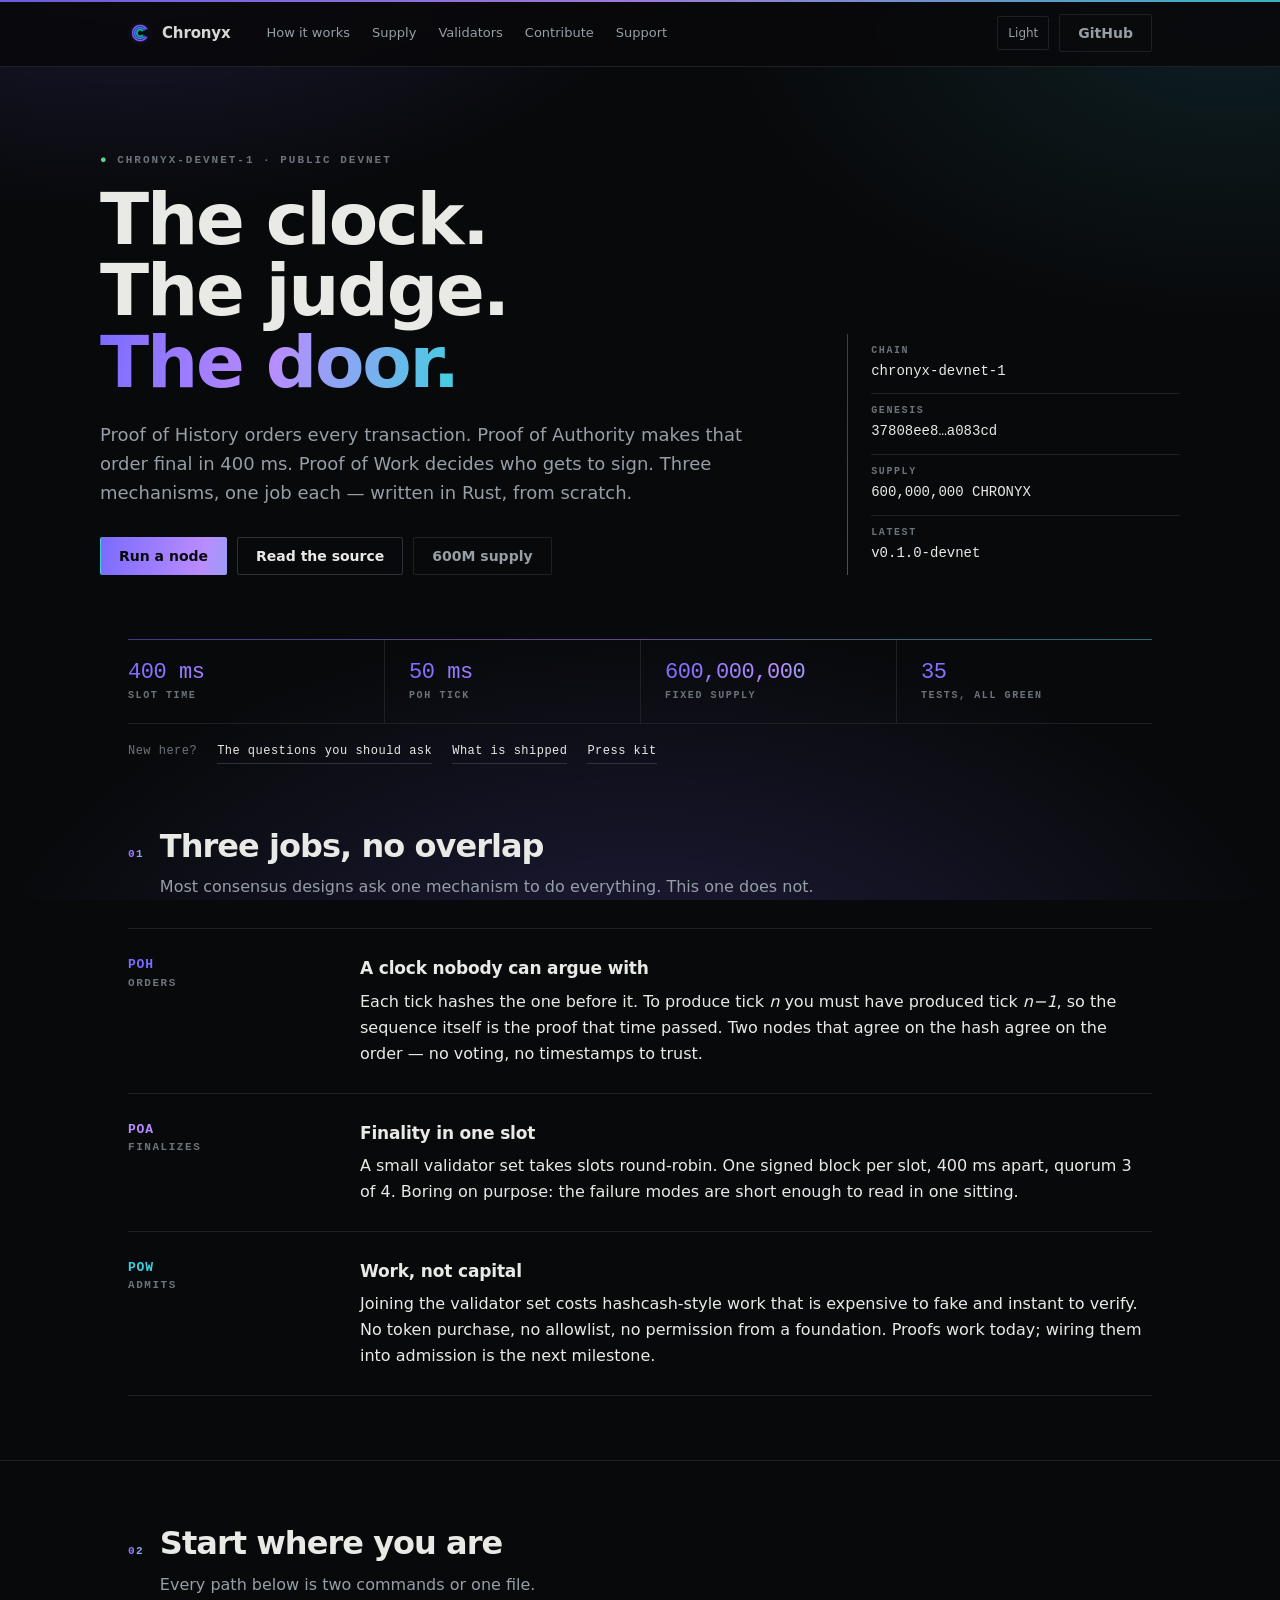
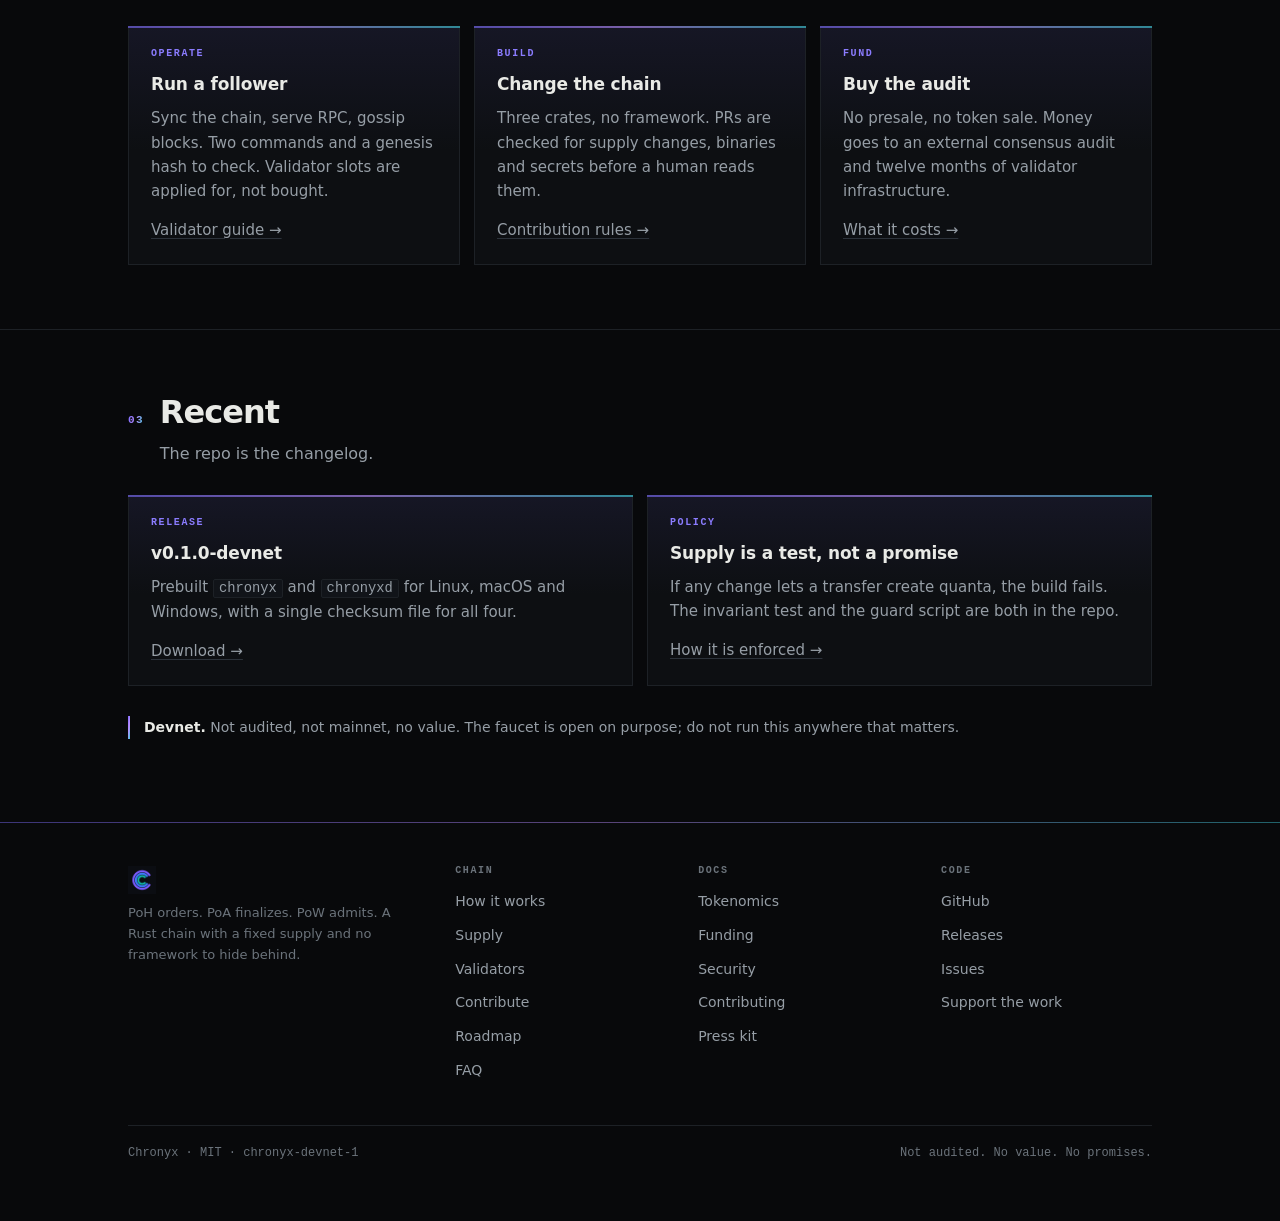
<file: docs/index.html>
<!doctype html>
<html lang="en" data-theme="dark">
<head>
<meta charset="utf-8">
<meta name="viewport" content="width=device-width, initial-scale=1">
<title>Chronyx — the clock, the judge, the door</title>
<meta name="description" content="Chronyx is a Rust blockchain written from scratch. Proof of History orders transactions, Proof of Authority finalizes them in 400 ms, Proof of Work decides who signs. Public devnet, 600,000,000 fixed supply.">
<link rel="canonical" href="https://hynxilona.github.io/chronyx/">
<meta name="theme-color" content="#08090b">
<meta property="og:type" content="website">
<meta property="og:site_name" content="Chronyx">
<meta property="og:title" content="Chronyx — the clock, the judge, the door">
<meta property="og:description" content="Chronyx is a Rust blockchain written from scratch. Proof of History orders transactions, Proof of Authority finalizes them in 400 ms, Proof of Work decides who signs. Public devnet, 600,000,000 fixed supply.">
<meta property="og:url" content="https://hynxilona.github.io/chronyx/">
<meta property="og:image" content="https://hynxilona.github.io/chronyx/assets/chronyx-og.png">
<meta name="twitter:card" content="summary_large_image">
<meta name="twitter:title" content="Chronyx — the clock, the judge, the door">
<meta name="twitter:description" content="Chronyx is a Rust blockchain written from scratch. Proof of History orders transactions, Proof of Authority finalizes them in 400 ms, Proof of Work decides who signs. Public devnet, 600,000,000 fixed supply.">
<meta name="twitter:image" content="https://hynxilona.github.io/chronyx/assets/chronyx-og.png">
<link rel="icon" href="assets/favicon.ico">
<link rel="icon" type="image/png" sizes="32x32" href="assets/favicon-32.png">
<link rel="stylesheet" href="assets/site.css">
</head>
<body data-page="home">
<a class="skip" href="#main">Skip to content</a>

<header class="site-head">
  <div class="wrap bar">
    <a class="brand" href="./">
      <img class="only-dark" src="assets/chronyx-mark-dark.png" alt="">
      <img class="only-light" src="assets/chronyx-mark-light.png" alt="">
      <span>Chronyx</span>
    </a>
    <nav class="nav" aria-label="Sections">
      <a href="how.html" data-nav="how">How it works</a>
      <a href="supply.html" data-nav="supply">Supply</a>
      <a href="validators.html" data-nav="validators">Validators</a>
      <a href="contribute.html" data-nav="contribute">Contribute</a>
      <a href="support.html" data-nav="support">Support</a>
    </nav>
    <div class="head-actions">
      <details class="menu">
        <summary class="icon-btn" aria-label="Sections">Menu</summary>
        <nav class="menu-panel" aria-label="Sections">
          <a href="how.html">How it works</a>
          <a href="supply.html">Supply</a>
          <a href="validators.html">Validators</a>
          <a href="contribute.html">Contribute</a>
          <a href="support.html">Support</a>
        </nav>
      </details>
      <button class="icon-btn" data-theme-toggle type="button">Light</button>
      <a class="btn ghost" href="https://github.com/hynxilona/chronyx">GitHub</a>
    </div>
  </div>
</header>

<main id="main">

  <div class="wrap hero">
    <div class="hero-grid">
      <div>
        <p class="eyebrow"><span class="dot">●</span> chronyx-devnet-1 · public devnet</p>
        <h1>The clock.<br>The judge.<br><span class="grad-text">The door.</span></h1>
        <p class="lede">
          Proof of History orders every transaction. Proof of Authority makes that
          order final in 400 ms. Proof of Work decides who gets to sign.
          Three mechanisms, one job each — written in Rust, from scratch.
        </p>
        <div class="actions">
          <a class="btn primary" href="validators.html">Run a node</a>
          <a class="btn" href="https://github.com/hynxilona/chronyx">Read the source</a>
          <a class="btn ghost" href="supply.html">600M supply</a>
        </div>
      </div>
      <aside class="hero-side">
        <dl>
          <div><dt>Chain</dt><dd>chronyx-devnet-1</dd></div>
          <div><dt>Genesis</dt><dd>37808ee8…a083cd</dd></div>
          <div><dt>Supply</dt><dd>600,000,000 CHRONYX</dd></div>
          <div><dt>Latest</dt><dd>v0.1.0-devnet</dd></div>
        </dl>
      </aside>
    </div>
  </div>

  <div class="wrap">
    <div class="facts">
      <div><b>400 ms</b><span>slot time</span></div>
      <div><b>50 ms</b><span>PoH tick</span></div>
      <div><b>600,000,000</b><span>fixed supply</span></div>
      <div><b>35</b><span>tests, all green</span></div>
    </div>
    <p class="quicklinks">
      <span>New here?</span>
      <a href="faq.html">The questions you should ask</a>
      <a href="roadmap.html">What is shipped</a>
      <a href="press.html">Press kit</a>
    </p>
  </div>

  <section>
    <div class="wrap">
      <div class="sec-head">
        <span class="num">01</span>
        <div>
          <h2>Three jobs, no overlap</h2>
          <p>Most consensus designs ask one mechanism to do everything. This one does not.</p>
        </div>
      </div>

      <div class="row">
        <div class="label" data-mech="poh"><b>PoH</b>orders</div>
        <div>
          <h3>A clock nobody can argue with</h3>
          <p>Each tick hashes the one before it. To produce tick <em>n</em> you must have
          produced tick <em>n−1</em>, so the sequence itself is the proof that time
          passed. Two nodes that agree on the hash agree on the order — no voting,
          no timestamps to trust.</p>
        </div>
      </div>

      <div class="row">
        <div class="label" data-mech="poa"><b>PoA</b>finalizes</div>
        <div>
          <h3>Finality in one slot</h3>
          <p>A small validator set takes slots round-robin. One signed block per slot,
          400 ms apart, quorum 3 of 4. Boring on purpose: the failure modes are
          short enough to read in one sitting.</p>
        </div>
      </div>

      <div class="row">
        <div class="label" data-mech="pow"><b>PoW</b>admits</div>
        <div>
          <h3>Work, not capital</h3>
          <p>Joining the validator set costs hashcash-style work that is expensive to
          fake and instant to verify. No token purchase, no allowlist, no permission
          from a foundation. Proofs work today; wiring them into admission is the
          next milestone.</p>
        </div>
      </div>
    </div>
  </section>

  <section>
    <div class="wrap">
      <div class="sec-head">
        <span class="num">02</span>
        <div>
          <h2>Start where you are</h2>
          <p>Every path below is two commands or one file.</p>
        </div>
      </div>

      <div class="grid-3">
        <div class="panel">
          <span class="tag">Operate</span>
          <h3>Run a follower</h3>
          <p>Sync the chain, serve RPC, gossip blocks. Two commands and a genesis
          hash to check. Validator slots are applied for, not bought.</p>
          <p style="margin-top:14px"><a href="validators.html">Validator guide →</a></p>
        </div>
        <div class="panel">
          <span class="tag">Build</span>
          <h3>Change the chain</h3>
          <p>Three crates, no framework. PRs are checked for supply changes,
          binaries and secrets before a human reads them.</p>
          <p style="margin-top:14px"><a href="contribute.html">Contribution rules →</a></p>
        </div>
        <div class="panel">
          <span class="tag">Fund</span>
          <h3>Buy the audit</h3>
          <p>No presale, no token sale. Money goes to an external consensus audit
          and twelve months of validator infrastructure.</p>
          <p style="margin-top:14px"><a href="support.html">What it costs →</a></p>
        </div>
      </div>
    </div>
  </section>

  <section>
    <div class="wrap">
      <div class="sec-head">
        <span class="num">03</span>
        <div>
          <h2>Recent</h2>
          <p>The repo is the changelog.</p>
        </div>
      </div>
      <div class="grid-2">
        <div class="panel">
          <span class="tag">Release</span>
          <h3>v0.1.0-devnet</h3>
          <p>Prebuilt <code>chronyx</code> and <code>chronyxd</code> for Linux,
          macOS and Windows, with a single checksum file for all four.</p>
          <p style="margin-top:14px"><a href="https://github.com/hynxilona/chronyx/releases/tag/v0.1.0-devnet">Download →</a></p>
        </div>
        <div class="panel">
          <span class="tag">Policy</span>
          <h3>Supply is a test, not a promise</h3>
          <p>If any change lets a transfer create quanta, the build fails. The
          invariant test and the guard script are both in the repo.</p>
          <p style="margin-top:14px"><a href="supply.html">How it is enforced →</a></p>
        </div>
      </div>
      <p class="note" style="margin-top:28px">
        <strong>Devnet.</strong> Not audited, not mainnet, no value. The faucet is open
        on purpose; do not run this anywhere that matters.
      </p>
    </div>
  </section>

</main>

<footer class="site-foot">
  <div class="wrap">
    <div class="foot-grid">
      <div>
        <img class="only-dark" src="assets/chronyx-mark-dark.png" width="28" alt="">
        <img class="only-light" src="assets/chronyx-mark-light.png" width="28" alt="">
        <p class="fine">PoH orders. PoA finalizes. PoW admits. A Rust chain with a fixed
        supply and no framework to hide behind.</p>
      </div>
      <div>
        <h4>Chain</h4>
        <ul>
          <li><a href="how.html">How it works</a></li>
          <li><a href="supply.html">Supply</a></li>
          <li><a href="validators.html">Validators</a></li>
          <li><a href="contribute.html">Contribute</a></li>
          <li><a href="roadmap.html">Roadmap</a></li>
          <li><a href="faq.html">FAQ</a></li>
        </ul>
      </div>
      <div>
        <h4>Docs</h4>
        <ul>
          <li><a href="https://github.com/hynxilona/chronyx/blob/main/docs/TOKENOMICS.md">Tokenomics</a></li>
          <li><a href="https://github.com/hynxilona/chronyx/blob/main/docs/FUNDING.md">Funding</a></li>
          <li><a href="https://github.com/hynxilona/chronyx/blob/main/SECURITY.md">Security</a></li>
          <li><a href="https://github.com/hynxilona/chronyx/blob/main/CONTRIBUTING.md">Contributing</a></li>
          <li><a href="press.html">Press kit</a></li>
        </ul>
      </div>
      <div>
        <h4>Code</h4>
        <ul>
          <li><a href="https://github.com/hynxilona/chronyx">GitHub</a></li>
          <li><a href="https://github.com/hynxilona/chronyx/releases">Releases</a></li>
          <li><a href="https://github.com/hynxilona/chronyx/issues">Issues</a></li>
          <li><a href="support.html">Support the work</a></li>
        </ul>
      </div>
    </div>
    <div class="foot-base">
      <span>Chronyx · MIT · chronyx-devnet-1</span>
      <span>Not audited. No value. No promises.</span>
    </div>
  </div>
</footer>

<script src="assets/site.js"></script>
</body>
</html>
</file>
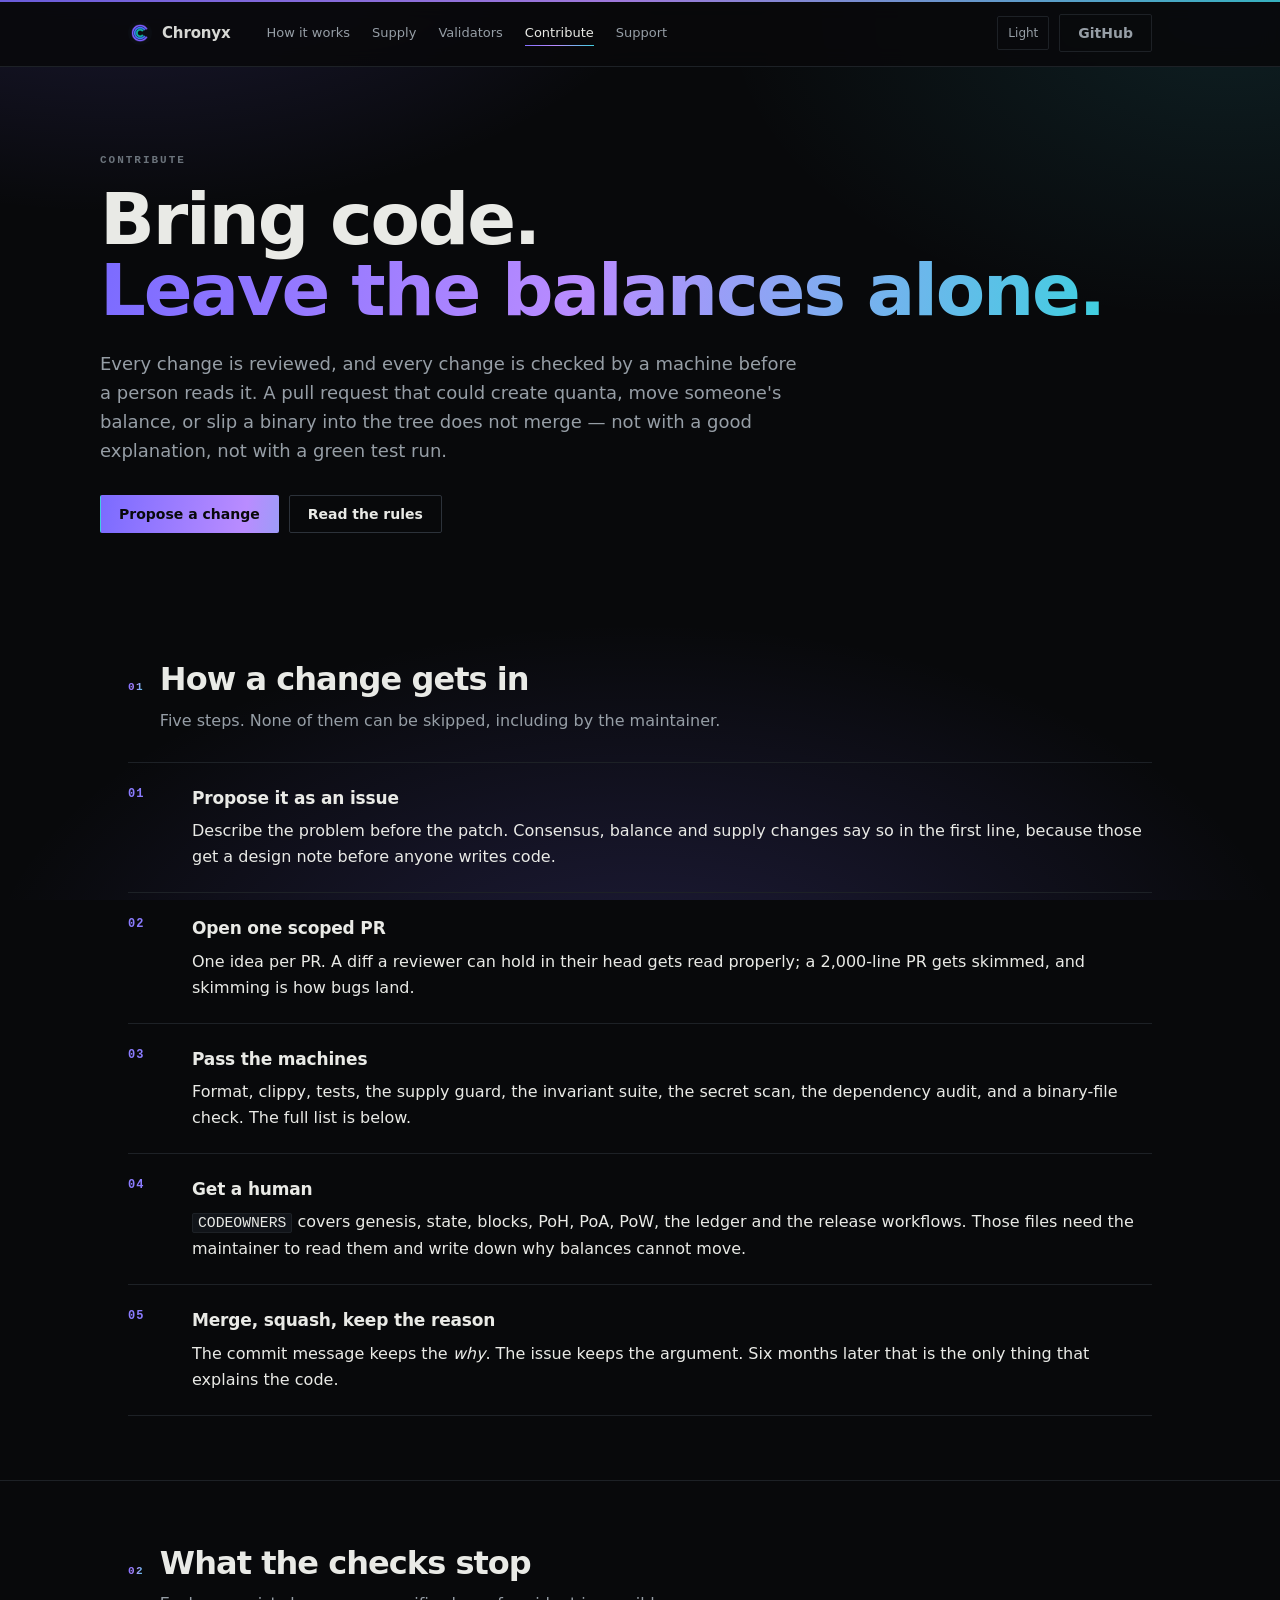
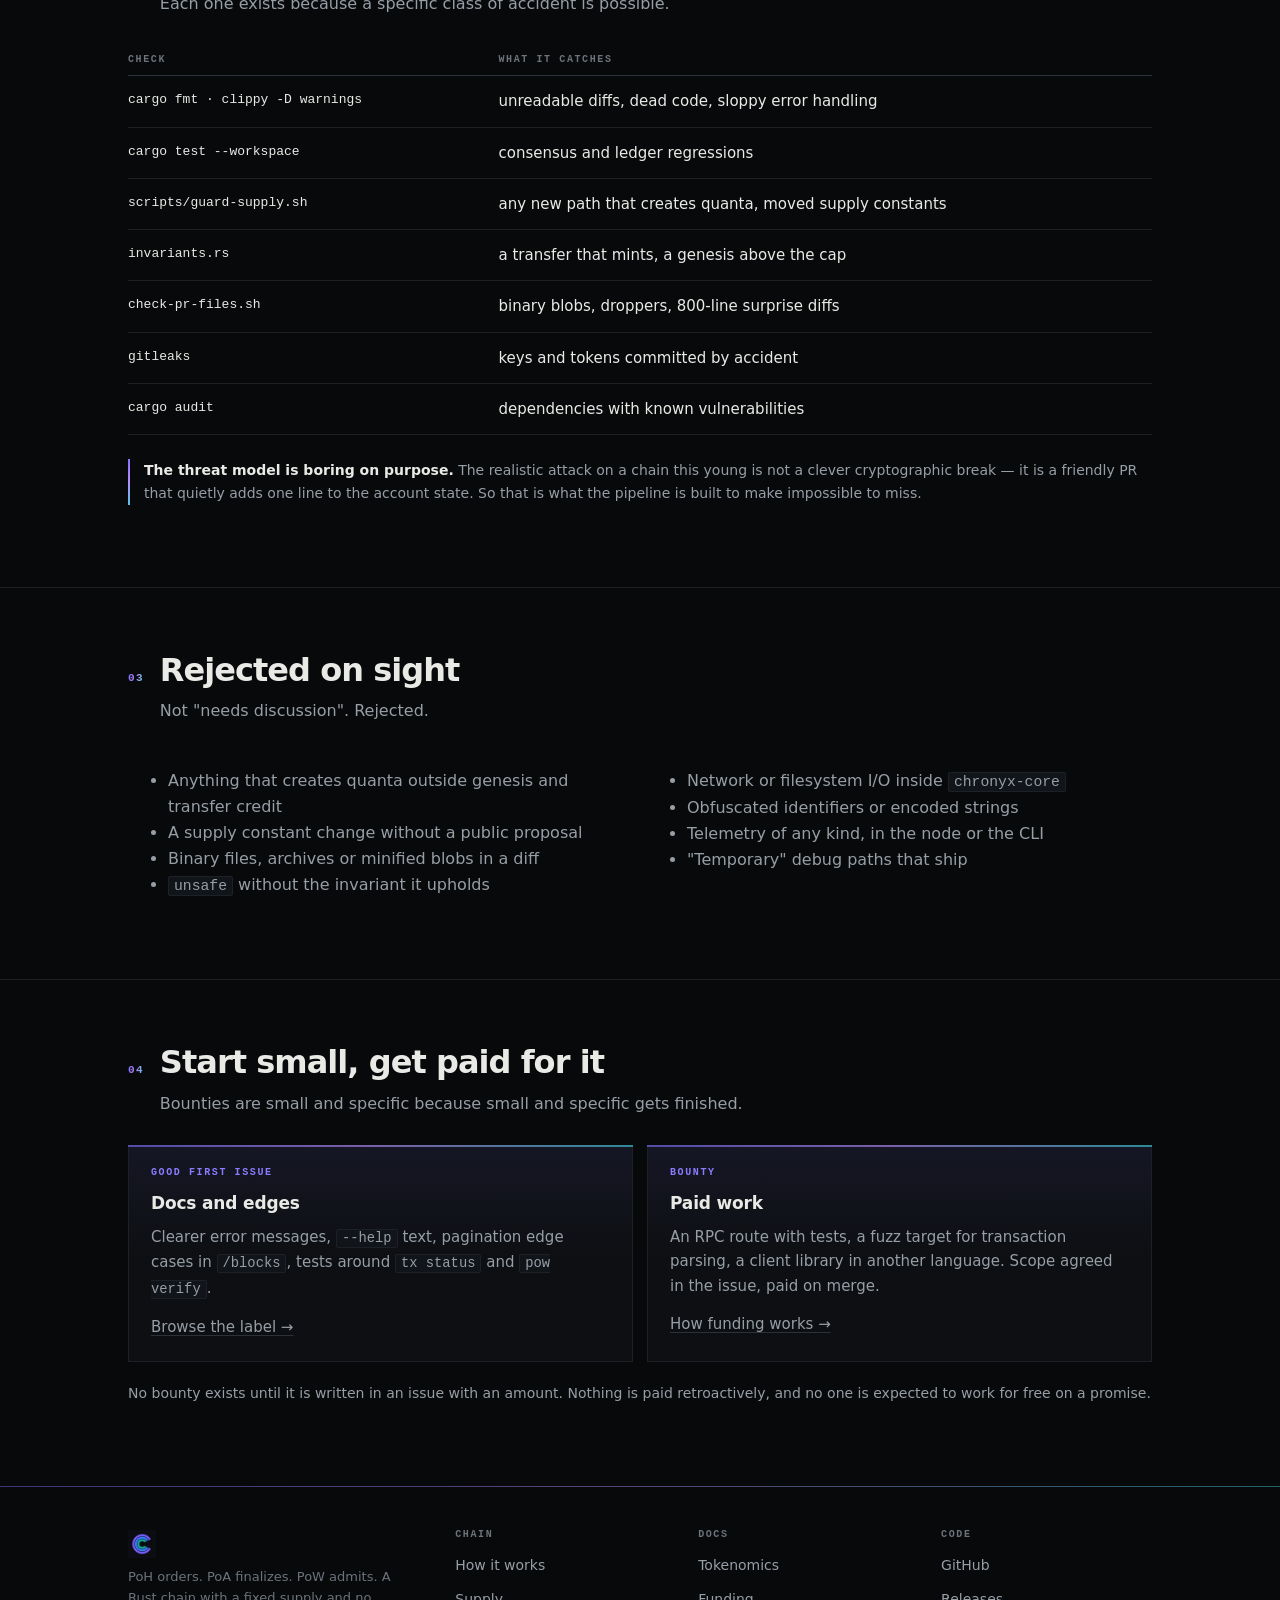
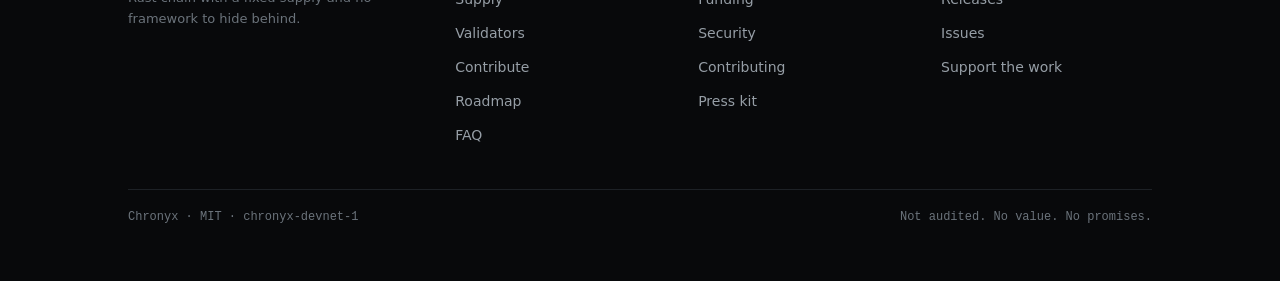
<file: docs/contribute.html>
<!doctype html>
<html lang="en" data-theme="dark">
<head>
<meta charset="utf-8">
<meta name="viewport" content="width=device-width, initial-scale=1">
<title>Contribute — reviewed, checked, merged</title>
<meta name="description" content="How to contribute to Chronyx: propose, open a scoped PR, pass the supply guard, secret scan and review, then merge. Nothing that touches balances ships without a human.">
<link rel="canonical" href="https://hynxilona.github.io/chronyx/contribute.html">
<meta name="theme-color" content="#08090b">
<meta property="og:type" content="website">
<meta property="og:site_name" content="Chronyx">
<meta property="og:title" content="Contribute — reviewed, checked, merged">
<meta property="og:description" content="How to contribute to Chronyx: propose, open a scoped PR, pass the supply guard, secret scan and review, then merge. Nothing that touches balances ships without a human.">
<meta property="og:url" content="https://hynxilona.github.io/chronyx/contribute.html">
<meta property="og:image" content="https://hynxilona.github.io/chronyx/assets/chronyx-og.png">
<meta name="twitter:card" content="summary_large_image">
<meta name="twitter:title" content="Contribute — reviewed, checked, merged">
<meta name="twitter:description" content="How to contribute to Chronyx: propose, open a scoped PR, pass the supply guard, secret scan and review, then merge. Nothing that touches balances ships without a human.">
<meta name="twitter:image" content="https://hynxilona.github.io/chronyx/assets/chronyx-og.png">
<link rel="icon" href="assets/favicon.ico">
<link rel="icon" type="image/png" sizes="32x32" href="assets/favicon-32.png">
<link rel="stylesheet" href="assets/site.css">
</head>
<body data-page="contribute">
<a class="skip" href="#main">Skip to content</a>

<header class="site-head">
  <div class="wrap bar">
    <a class="brand" href="./">
      <img class="only-dark" src="assets/chronyx-mark-dark.png" alt="">
      <img class="only-light" src="assets/chronyx-mark-light.png" alt="">
      <span>Chronyx</span>
    </a>
    <nav class="nav" aria-label="Sections">
      <a href="how.html" data-nav="how">How it works</a>
      <a href="supply.html" data-nav="supply">Supply</a>
      <a href="validators.html" data-nav="validators">Validators</a>
      <a href="contribute.html" data-nav="contribute">Contribute</a>
      <a href="support.html" data-nav="support">Support</a>
    </nav>
    <div class="head-actions">
      <details class="menu">
        <summary class="icon-btn" aria-label="Sections">Menu</summary>
        <nav class="menu-panel" aria-label="Sections">
          <a href="how.html">How it works</a>
          <a href="supply.html">Supply</a>
          <a href="validators.html">Validators</a>
          <a href="contribute.html">Contribute</a>
          <a href="support.html">Support</a>
        </nav>
      </details>
      <button class="icon-btn" data-theme-toggle type="button">Light</button>
      <a class="btn ghost" href="https://github.com/hynxilona/chronyx">GitHub</a>
    </div>
  </div>
</header>

<main id="main">

  <div class="wrap hero">
    <p class="eyebrow">Contribute</p>
    <h1>Bring code.<br><span class="grad-text">Leave the balances alone.</span></h1>
    <p class="lede">
      Every change is reviewed, and every change is checked by a machine before a
      person reads it. A pull request that could create quanta, move someone's
      balance, or slip a binary into the tree does not merge — not with a good
      explanation, not with a green test run.
    </p>
    <div class="actions">
      <a class="btn primary" href="https://github.com/hynxilona/chronyx/issues/new">Propose a change</a>
      <a class="btn" href="https://github.com/hynxilona/chronyx/blob/main/CONTRIBUTING.md">Read the rules</a>
    </div>
  </div>

  <section>
    <div class="wrap">
      <div class="sec-head">
        <span class="num">01</span>
        <div>
          <h2>How a change gets in</h2>
          <p>Five steps. None of them can be skipped, including by the maintainer.</p>
        </div>
      </div>

      <ol class="steps">
        <li>
          <div>
            <h3>Propose it as an issue</h3>
            <p>Describe the problem before the patch. Consensus, balance and supply
            changes say so in the first line, because those get a design note before
            anyone writes code.</p>
          </div>
        </li>
        <li>
          <div>
            <h3>Open one scoped PR</h3>
            <p>One idea per PR. A diff a reviewer can hold in their head gets read
            properly; a 2,000-line PR gets skimmed, and skimming is how bugs land.</p>
          </div>
        </li>
        <li>
          <div>
            <h3>Pass the machines</h3>
            <p>Format, clippy, tests, the supply guard, the invariant suite, the secret
            scan, the dependency audit, and a binary-file check. The full list is below.</p>
          </div>
        </li>
        <li>
          <div>
            <h3>Get a human</h3>
            <p><code>CODEOWNERS</code> covers genesis, state, blocks, PoH, PoA, PoW, the
            ledger and the release workflows. Those files need the maintainer to read
            them and write down why balances cannot move.</p>
          </div>
        </li>
        <li>
          <div>
            <h3>Merge, squash, keep the reason</h3>
            <p>The commit message keeps the <em>why</em>. The issue keeps the argument.
            Six months later that is the only thing that explains the code.</p>
          </div>
        </li>
      </ol>
    </div>
  </section>

  <section>
    <div class="wrap">
      <div class="sec-head">
        <span class="num">02</span>
        <div>
          <h2>What the checks stop</h2>
          <p>Each one exists because a specific class of accident is possible.</p>
        </div>
      </div>

      <table class="tbl">
        <tr><th>Check</th><th>What it catches</th></tr>
        <tr><td class="mono">cargo fmt · clippy -D warnings</td><td>unreadable diffs, dead code, sloppy error handling</td></tr>
        <tr><td class="mono">cargo test --workspace</td><td>consensus and ledger regressions</td></tr>
        <tr><td class="mono">scripts/guard-supply.sh</td><td>any new path that creates quanta, moved supply constants</td></tr>
        <tr><td class="mono">invariants.rs</td><td>a transfer that mints, a genesis above the cap</td></tr>
        <tr><td class="mono">check-pr-files.sh</td><td>binary blobs, droppers, 800-line surprise diffs</td></tr>
        <tr><td class="mono">gitleaks</td><td>keys and tokens committed by accident</td></tr>
        <tr><td class="mono">cargo audit</td><td>dependencies with known vulnerabilities</td></tr>
      </table>

      <p class="note" style="margin-top:22px">
        <strong>The threat model is boring on purpose.</strong> The realistic attack on a
        chain this young is not a clever cryptographic break — it is a friendly PR that
        quietly adds one line to the account state. So that is what the pipeline is
        built to make impossible to miss.
      </p>
    </div>
  </section>

  <section>
    <div class="wrap">
      <div class="sec-head">
        <span class="num">03</span>
        <div>
          <h2>Rejected on sight</h2>
          <p>Not "needs discussion". Rejected.</p>
        </div>
      </div>

      <div class="grid-2">
        <ul class="quiet">
          <li>Anything that creates quanta outside genesis and transfer credit</li>
          <li>A supply constant change without a public proposal</li>
          <li>Binary files, archives or minified blobs in a diff</li>
          <li><code>unsafe</code> without the invariant it upholds</li>
        </ul>
        <ul class="quiet">
          <li>Network or filesystem I/O inside <code>chronyx-core</code></li>
          <li>Obfuscated identifiers or encoded strings</li>
          <li>Telemetry of any kind, in the node or the CLI</li>
          <li>"Temporary" debug paths that ship</li>
        </ul>
      </div>
    </div>
  </section>

  <section>
    <div class="wrap">
      <div class="sec-head">
        <span class="num">04</span>
        <div>
          <h2>Start small, get paid for it</h2>
          <p>Bounties are small and specific because small and specific gets finished.</p>
        </div>
      </div>

      <div class="grid-2">
        <div class="panel">
          <span class="tag">Good first issue</span>
          <h3>Docs and edges</h3>
          <p>Clearer error messages, <code>--help</code> text, pagination edge cases in
          <code>/blocks</code>, tests around <code>tx status</code> and <code>pow verify</code>.</p>
          <p style="margin-top:14px"><a href="https://github.com/hynxilona/chronyx/labels/good%20first%20issue">Browse the label →</a></p>
        </div>
        <div class="panel">
          <span class="tag">Bounty</span>
          <h3>Paid work</h3>
          <p>An RPC route with tests, a fuzz target for transaction parsing, a client
          library in another language. Scope agreed in the issue, paid on merge.</p>
          <p style="margin-top:14px"><a href="support.html">How funding works →</a></p>
        </div>
      </div>

      <p class="small quiet" style="margin-top:20px">
        No bounty exists until it is written in an issue with an amount. Nothing is paid
        retroactively, and no one is expected to work for free on a promise.
      </p>
    </div>
  </section>

</main>

<footer class="site-foot">
  <div class="wrap">
    <div class="foot-grid">
      <div>
        <img class="only-dark" src="assets/chronyx-mark-dark.png" width="28" alt="">
        <img class="only-light" src="assets/chronyx-mark-light.png" width="28" alt="">
        <p class="fine">PoH orders. PoA finalizes. PoW admits. A Rust chain with a fixed
        supply and no framework to hide behind.</p>
      </div>
      <div>
        <h4>Chain</h4>
        <ul>
          <li><a href="how.html">How it works</a></li>
          <li><a href="supply.html">Supply</a></li>
          <li><a href="validators.html">Validators</a></li>
          <li><a href="contribute.html">Contribute</a></li>
          <li><a href="roadmap.html">Roadmap</a></li>
          <li><a href="faq.html">FAQ</a></li>
        </ul>
      </div>
      <div>
        <h4>Docs</h4>
        <ul>
          <li><a href="https://github.com/hynxilona/chronyx/blob/main/docs/TOKENOMICS.md">Tokenomics</a></li>
          <li><a href="https://github.com/hynxilona/chronyx/blob/main/docs/FUNDING.md">Funding</a></li>
          <li><a href="https://github.com/hynxilona/chronyx/blob/main/SECURITY.md">Security</a></li>
          <li><a href="https://github.com/hynxilona/chronyx/blob/main/CONTRIBUTING.md">Contributing</a></li>
          <li><a href="press.html">Press kit</a></li>
        </ul>
      </div>
      <div>
        <h4>Code</h4>
        <ul>
          <li><a href="https://github.com/hynxilona/chronyx">GitHub</a></li>
          <li><a href="https://github.com/hynxilona/chronyx/releases">Releases</a></li>
          <li><a href="https://github.com/hynxilona/chronyx/issues">Issues</a></li>
          <li><a href="support.html">Support the work</a></li>
        </ul>
      </div>
    </div>
    <div class="foot-base">
      <span>Chronyx · MIT · chronyx-devnet-1</span>
      <span>Not audited. No value. No promises.</span>
    </div>
  </div>
</footer>

<script src="assets/site.js"></script>
</body>
</html>
</file>
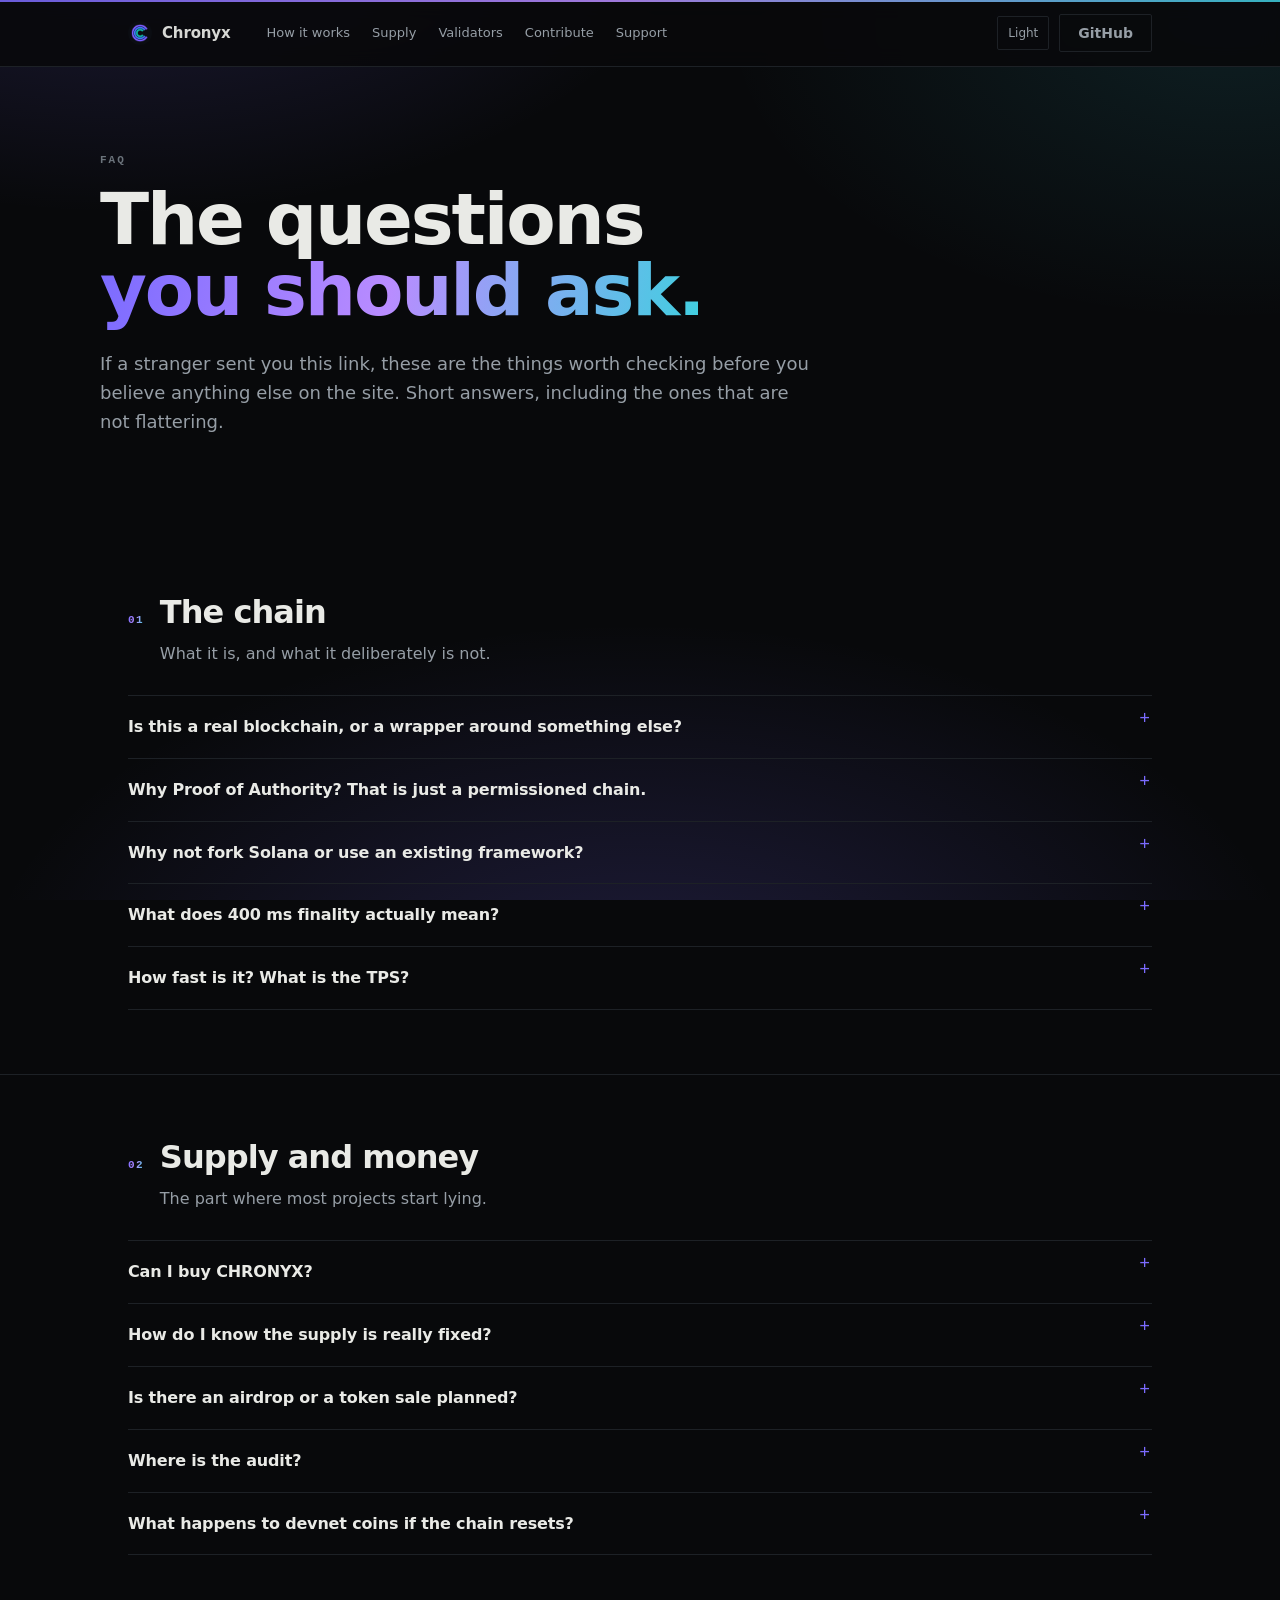
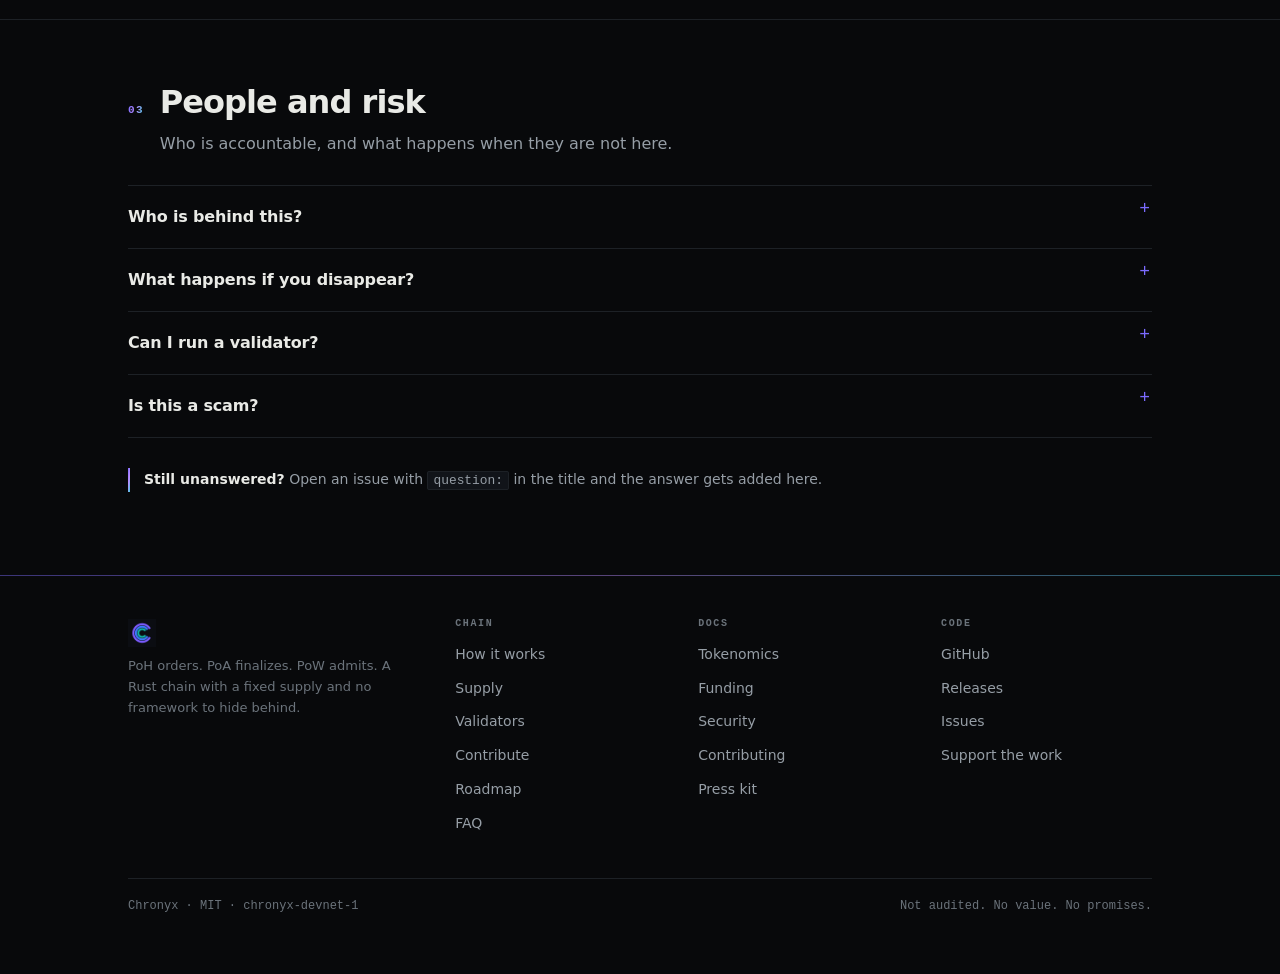
<file: docs/faq.html>
<!doctype html>
<html lang="en" data-theme="dark">
<head>
<meta charset="utf-8">
<meta name="viewport" content="width=device-width, initial-scale=1">
<title>FAQ — the questions a skeptic asks</title>
<meta name="description" content="Straight answers about Chronyx: is it a real chain, why proof of authority, is the supply really fixed, where is the audit, and what is not shipped.">
<link rel="canonical" href="https://hynxilona.github.io/chronyx/faq.html">
<meta name="theme-color" content="#08090b">
<meta property="og:type" content="website">
<meta property="og:site_name" content="Chronyx">
<meta property="og:title" content="FAQ — the questions a skeptic asks">
<meta property="og:description" content="Straight answers about Chronyx: is it a real chain, why proof of authority, is the supply really fixed, where is the audit, and what is not shipped.">
<meta property="og:url" content="https://hynxilona.github.io/chronyx/faq.html">
<meta property="og:image" content="https://hynxilona.github.io/chronyx/assets/chronyx-og.png">
<meta name="twitter:card" content="summary_large_image">
<meta name="twitter:title" content="FAQ — the questions a skeptic asks">
<meta name="twitter:description" content="Straight answers about Chronyx: is it a real chain, why proof of authority, is the supply really fixed, where is the audit, and what is not shipped.">
<meta name="twitter:image" content="https://hynxilona.github.io/chronyx/assets/chronyx-og.png">
<link rel="icon" href="assets/favicon.ico">
<link rel="icon" type="image/png" sizes="32x32" href="assets/favicon-32.png">
<link rel="stylesheet" href="assets/site.css">
</head>
<body data-page="faq">
<a class="skip" href="#main">Skip to content</a>

<header class="site-head">
  <div class="wrap bar">
    <a class="brand" href="./">
      <img class="only-dark" src="assets/chronyx-mark-dark.png" alt="">
      <img class="only-light" src="assets/chronyx-mark-light.png" alt="">
      <span>Chronyx</span>
    </a>
    <nav class="nav" aria-label="Sections">
      <a href="how.html" data-nav="how">How it works</a>
      <a href="supply.html" data-nav="supply">Supply</a>
      <a href="validators.html" data-nav="validators">Validators</a>
      <a href="contribute.html" data-nav="contribute">Contribute</a>
      <a href="support.html" data-nav="support">Support</a>
    </nav>
    <div class="head-actions">
      <details class="menu">
        <summary class="icon-btn" aria-label="Sections">Menu</summary>
        <nav class="menu-panel" aria-label="Sections">
          <a href="how.html">How it works</a>
          <a href="supply.html">Supply</a>
          <a href="validators.html">Validators</a>
          <a href="contribute.html">Contribute</a>
          <a href="support.html">Support</a>
        </nav>
      </details>
      <button class="icon-btn" data-theme-toggle type="button">Light</button>
      <a class="btn ghost" href="https://github.com/hynxilona/chronyx">GitHub</a>
    </div>
  </div>
</header>

<main id="main">

  <div class="wrap hero">
    <p class="eyebrow">FAQ</p>
    <h1>The questions<br><span class="grad-text">you should ask.</span></h1>
    <p class="lede">
      If a stranger sent you this link, these are the things worth checking before
      you believe anything else on the site. Short answers, including the ones that
      are not flattering.
    </p>
  </div>

  <section>
    <div class="wrap">
      <div class="sec-head">
        <span class="num">01</span>
        <div>
          <h2>The chain</h2>
          <p>What it is, and what it deliberately is not.</p>
        </div>
      </div>

      <div class="faq">
        <details>
          <summary>Is this a real blockchain, or a wrapper around something else?</summary>
          <div class="a">
            <p>A real one in the narrow sense: its own state machine, its own
            peer-to-peer protocol, its own append-only ledger, and native accounts.
            There is no EVM, no contract VM, and no token contract. Run
            <code>chronyx devnet join</code> and your node downloads and replays
            every block from genesis — if the rules were wrong, the state would
            diverge and you would see it.</p>
          </div>
        </details>

        <details>
          <summary>Why Proof of Authority? That is just a permissioned chain.</summary>
          <div class="a">
            <p>Correct — at v1 it is permissioned. Four keys defined in genesis take
            slots in turn, and three of them must sign. That is a deliberate devnet
            choice: 400 ms deterministic finality, and a failure surface small enough
            to reason about.</p>
            <p>PoW is the exit from that. A proof of work is how a new validator earns
            a slot, so entry costs compute rather than a token or an allowlist. The
            mining and verification code exists today; wiring a proof into a scheduled
            slot is the next milestone, not a shipped feature. The site says so on
            every page that mentions it.</p>
          </div>
        </details>

        <details>
          <summary>Why not fork Solana or use an existing framework?</summary>
          <div class="a">
            <p>Because the interesting parts are exactly the ones a fork hides. PoH
            here is a sequential SHA-256 chain — 50 ms per tick — not Turbine, not
            Gulf Stream. The ledger is JSONL replayed at startup, gossip is plain TCP,
            and accounts are Ed25519 with per-account nonces.</p>
            <p>It is smaller than Solana on purpose. Every line is meant to be
            readable by one person in an afternoon.</p>
          </div>
        </details>

        <details>
          <summary>What does 400 ms finality actually mean?</summary>
          <div class="a">
            <p>Slots are 400 ms. The scheduled leader for a slot produces one signed
            block; three of the four validators sign it; the block is final in that
            slot. There is no probabilistic waiting and no reorg window. If quorum is
            not reached, the slot is empty and the chain moves on.</p>
          </div>
        </details>

        <details>
          <summary>How fast is it? What is the TPS?</summary>
          <div class="a">
            <p>Unknown, and no number will be quoted that cannot be reproduced. The
            block interval is fixed at 400 ms. Transactions per block is a different
            question, and there is no benchmark command or public node to run one
            against yet. When there is, the command will be in the repo next to the
            result.</p>
          </div>
        </details>
      </div>
    </div>
  </section>

  <section>
    <div class="wrap">
      <div class="sec-head">
        <span class="num">02</span>
        <div>
          <h2>Supply and money</h2>
          <p>The part where most projects start lying.</p>
        </div>
      </div>

      <div class="faq">
        <details>
          <summary>Can I buy CHRONYX?</summary>
          <div class="a">
            <p>No. There is no sale, no presale, no market, and no listing. Devnet
            coins come from a faucet and are test units. Any account, site or person
            offering to sell you CHRONYX is scamming you.</p>
            <p>If a market ever exists it will be after an audit and a mainnet, and it
            will be announced in the repo first.</p>
          </div>
        </details>

        <details>
          <summary>How do I know the supply is really fixed?</summary>
          <div class="a">
            <p>Genesis creates exactly 600,000,000 CHRONYX, and every transfer
            conserves quanta. Four invariant tests cover the genesis cap, conservation
            across transfers, rejected transactions changing nothing, and the absence
            of a mint path. A source guard fails CI if quanta are created outside
            <code>state.rs</code> or the supply constants move, and branch protection
            requires those checks before a merge.</p>
            <p>The honest limit: this is tests and a guard, not a formal proof. That
            is precisely what an external audit is for.</p>
          </div>
        </details>

        <details>
          <summary>Is there an airdrop or a token sale planned?</summary>
          <div class="a">
            <p>No airdrop, no sale, no points program. The mainnet split in
            <code>TOKENOMICS.md</code> is a plan for where the same 600M would sit —
            community, bootstrap validators, treasury, team, liquidity — and none of it
            is implemented in v1. Genesis only knows flat public-key balances.</p>
          </div>
        </details>

        <details>
          <summary>Where is the audit?</summary>
          <div class="a">
            <p>Not done, not booked. An external consensus and state-transition review
            is the first thing funding goes to; the working estimate is $25k–60k, which
            is more than this project has. Until it happens, treat the code as
            unaudited and do not put value on it.</p>
            <p>The costs and the spending rule are public in
            <a href="https://github.com/hynxilona/chronyx/blob/main/docs/FUNDING.md">docs/FUNDING.md</a>.</p>
          </div>
        </details>

        <details>
          <summary>What happens to devnet coins if the chain resets?</summary>
          <div class="a">
            <p>They disappear, because a reset ships a new genesis and a new chain id.
            Every reset is announced in the repo first, with the old genesis hash and
            the new one, so nobody is surprised. Devnet balances are not an investment
            and not a promise.</p>
          </div>
        </details>
      </div>
    </div>
  </section>

  <section>
    <div class="wrap">
      <div class="sec-head">
        <span class="num">03</span>
        <div>
          <h2>People and risk</h2>
          <p>Who is accountable, and what happens when they are not here.</p>
        </div>
      </div>

      <div class="faq">
        <details>
          <summary>Who is behind this?</summary>
          <div class="a">
            <p>One independent developer. No company, no foundation, no investors, no
            team page with stock photos. That is a real risk and it is stated plainly
            rather than dressed up.</p>
            <p>The mitigations are structural: MIT license, no admin key, no mint
            function, and a ledger anyone can replay from genesis.</p>
          </div>
        </details>

        <details>
          <summary>What happens if you disappear?</summary>
          <div class="a">
            <p>The code keeps working. Binaries and source are public under MIT, the
            ledger is append-only and replays from genesis, and there is no admin RPC
            or mint key to lose. Anyone can fork it or keep running the existing
            chain.</p>
            <p>What does not survive is the roadmap, the audit funding, and the person
            answering issues. Judge the project on the code, not on me.</p>
          </div>
        </details>

        <details>
          <summary>Can I run a validator?</summary>
          <div class="a">
            <p>Anyone can run a follower today: two commands, no application. Signing
            slots are four, fixed in genesis, and handed out by hand for this devnet.
            Applications are queued for the next reset, and everyone in the queue is
            pinged before it happens.</p>
            <p>The milestone that removes the manual step is PoW admission. See the
            <a href="validators.html">validator guide</a>.</p>
          </div>
        </details>

        <details>
          <summary>Is this a scam?</summary>
          <div class="a">
            <p>A scam needs something to take. There is no sale, no deposit address, no
            token to buy, and no wallet connection on this site. The faucet gives away
            test coins that are worth nothing.</p>
            <p>If someone claiming to represent Chronyx asks you for money or a seed
            phrase, they are lying.</p>
          </div>
        </details>
      </div>

      <p class="note" style="margin-top:28px">
        <strong>Still unanswered?</strong> Open an issue with <code>question:</code> in
        the title and the answer gets added here.
      </p>
    </div>
  </section>

</main>

<footer class="site-foot">
  <div class="wrap">
    <div class="foot-grid">
      <div>
        <img class="only-dark" src="assets/chronyx-mark-dark.png" width="28" alt="">
        <img class="only-light" src="assets/chronyx-mark-light.png" width="28" alt="">
        <p class="fine">PoH orders. PoA finalizes. PoW admits. A Rust chain with a fixed
        supply and no framework to hide behind.</p>
      </div>
      <div>
        <h4>Chain</h4>
        <ul>
          <li><a href="how.html">How it works</a></li>
          <li><a href="supply.html">Supply</a></li>
          <li><a href="validators.html">Validators</a></li>
          <li><a href="contribute.html">Contribute</a></li>
          <li><a href="roadmap.html">Roadmap</a></li>
          <li><a href="faq.html">FAQ</a></li>
        </ul>
      </div>
      <div>
        <h4>Docs</h4>
        <ul>
          <li><a href="https://github.com/hynxilona/chronyx/blob/main/docs/TOKENOMICS.md">Tokenomics</a></li>
          <li><a href="https://github.com/hynxilona/chronyx/blob/main/docs/FUNDING.md">Funding</a></li>
          <li><a href="https://github.com/hynxilona/chronyx/blob/main/SECURITY.md">Security</a></li>
          <li><a href="https://github.com/hynxilona/chronyx/blob/main/CONTRIBUTING.md">Contributing</a></li>
          <li><a href="press.html">Press kit</a></li>
        </ul>
      </div>
      <div>
        <h4>Code</h4>
        <ul>
          <li><a href="https://github.com/hynxilona/chronyx">GitHub</a></li>
          <li><a href="https://github.com/hynxilona/chronyx/releases">Releases</a></li>
          <li><a href="https://github.com/hynxilona/chronyx/issues">Issues</a></li>
          <li><a href="support.html">Support the work</a></li>
        </ul>
      </div>
    </div>
    <div class="foot-base">
      <span>Chronyx · MIT · chronyx-devnet-1</span>
      <span>Not audited. No value. No promises.</span>
    </div>
  </div>
</footer>

<script src="assets/site.js"></script>
</body>
</html>
</file>
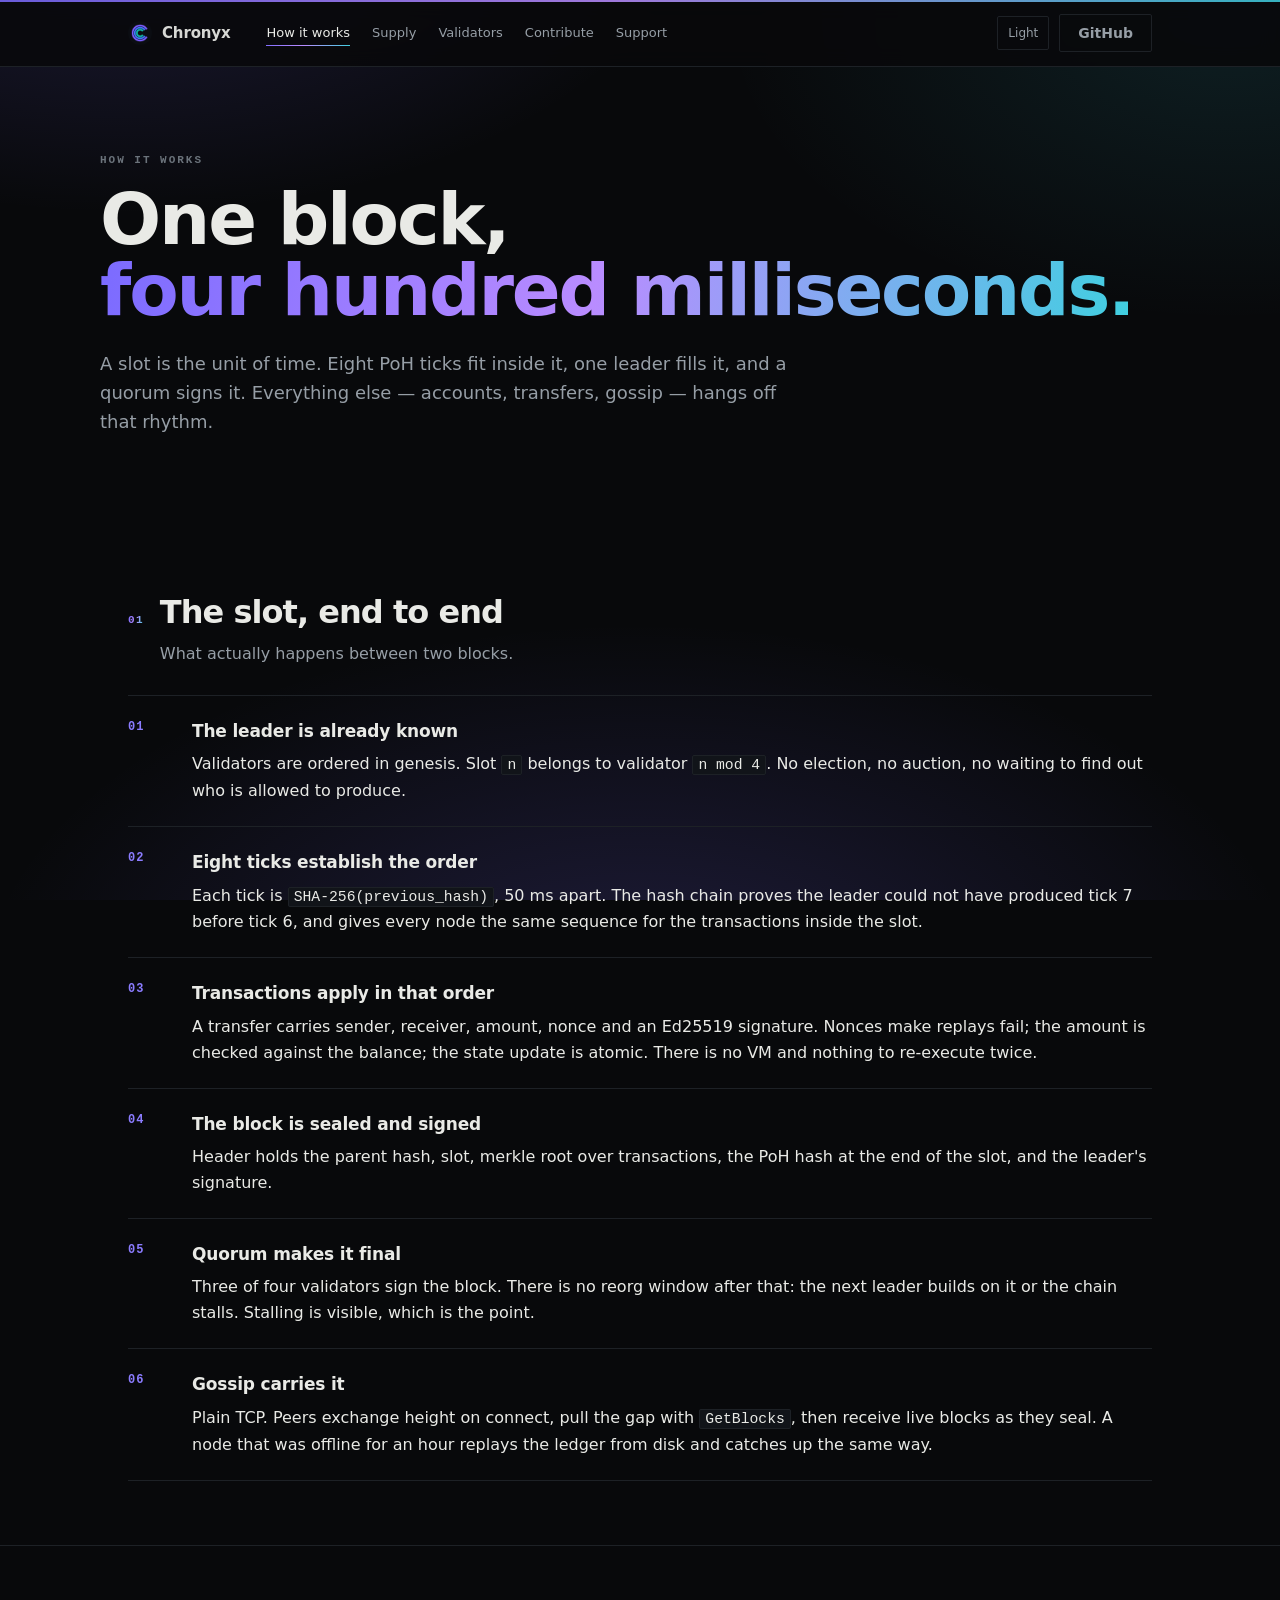
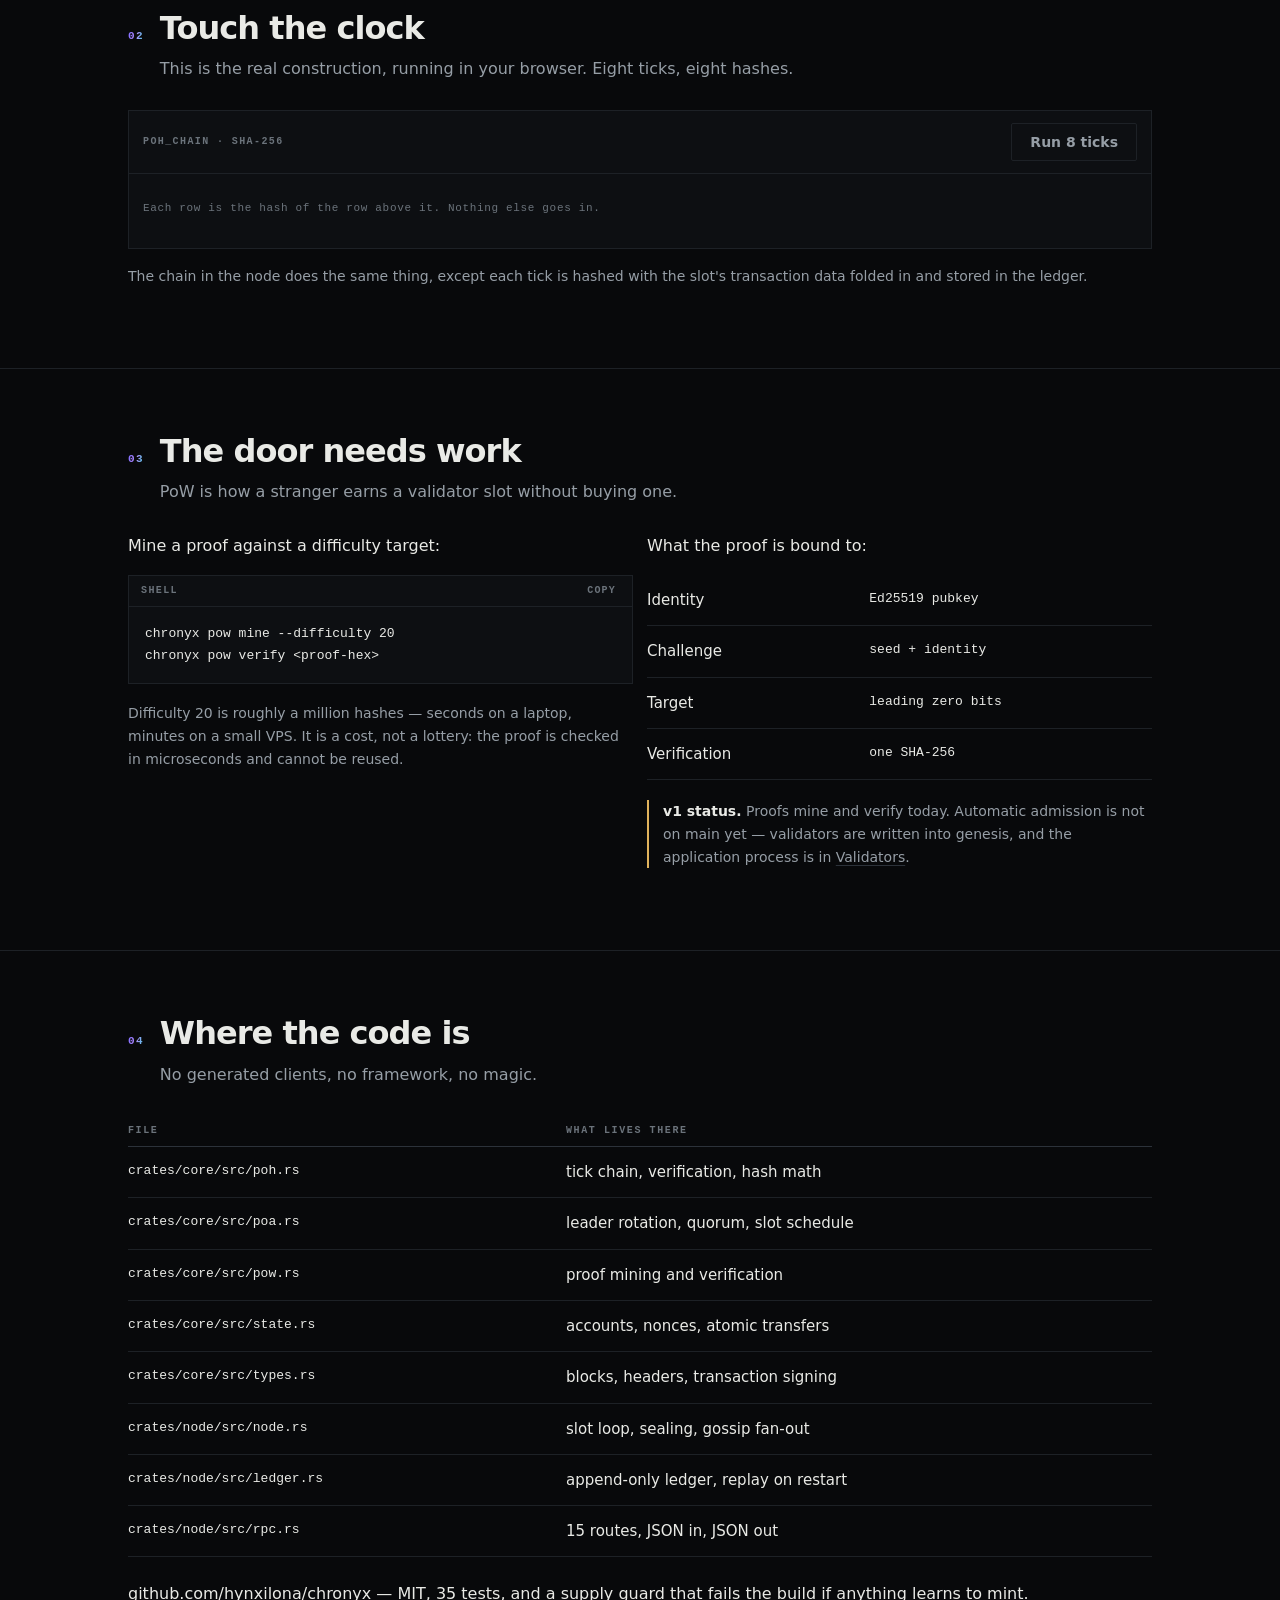
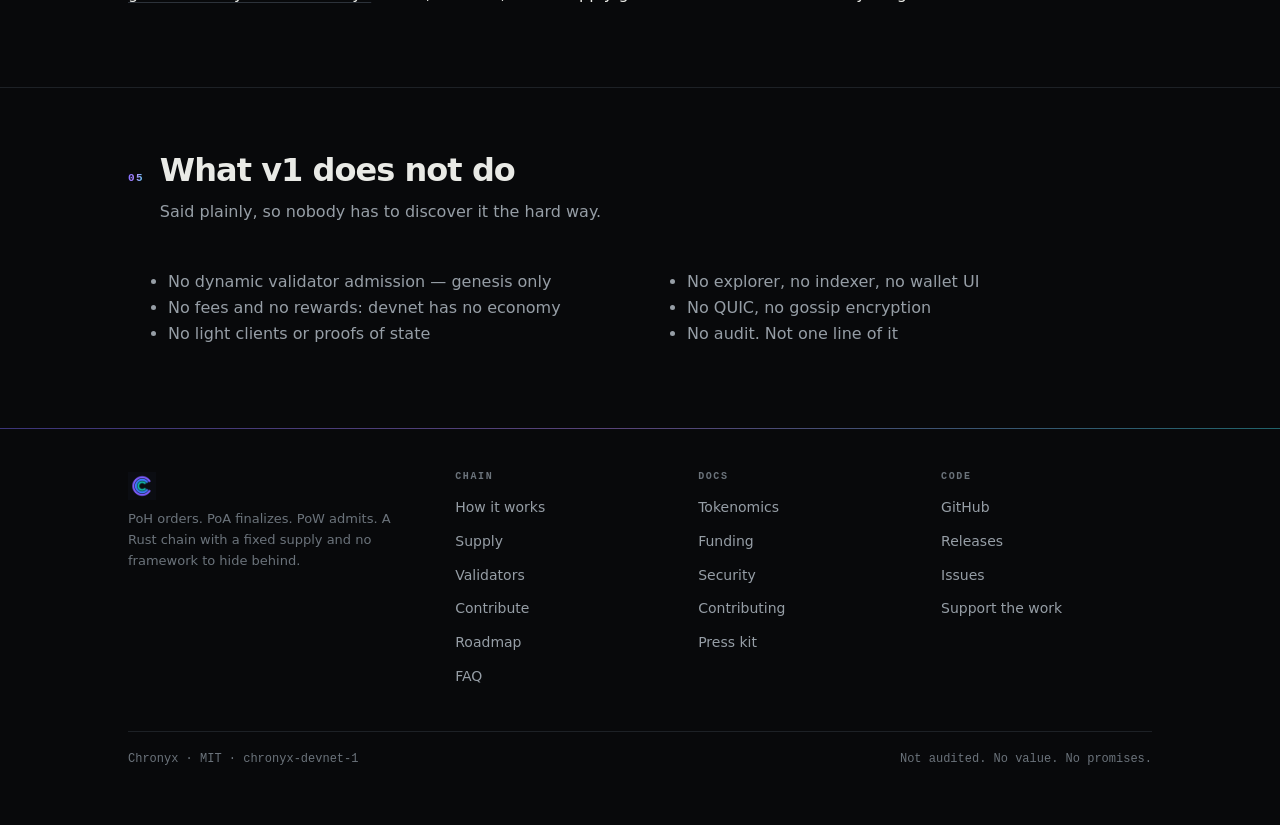
<file: docs/how.html>
<!doctype html>
<html lang="en" data-theme="dark">
<head>
<meta charset="utf-8">
<meta name="viewport" content="width=device-width, initial-scale=1">
<title>How Chronyx works — PoH orders, PoA finalizes, PoW admits</title>
<meta name="description" content="The slot lifecycle in Chronyx: verifiable ordering with Proof of History, 400 ms finality with Proof of Authority, and Proof of Work for validator admission.">
<link rel="canonical" href="https://hynxilona.github.io/chronyx/how.html">
<meta name="theme-color" content="#08090b">
<meta property="og:type" content="website">
<meta property="og:site_name" content="Chronyx">
<meta property="og:title" content="How Chronyx works — PoH orders, PoA finalizes, PoW admits">
<meta property="og:description" content="The slot lifecycle in Chronyx: verifiable ordering with Proof of History, 400 ms finality with Proof of Authority, and Proof of Work for validator admission.">
<meta property="og:url" content="https://hynxilona.github.io/chronyx/how.html">
<meta property="og:image" content="https://hynxilona.github.io/chronyx/assets/chronyx-og.png">
<meta name="twitter:card" content="summary_large_image">
<meta name="twitter:title" content="How Chronyx works — PoH orders, PoA finalizes, PoW admits">
<meta name="twitter:description" content="The slot lifecycle in Chronyx: verifiable ordering with Proof of History, 400 ms finality with Proof of Authority, and Proof of Work for validator admission.">
<meta name="twitter:image" content="https://hynxilona.github.io/chronyx/assets/chronyx-og.png">
<link rel="icon" href="assets/favicon.ico">
<link rel="icon" type="image/png" sizes="32x32" href="assets/favicon-32.png">
<link rel="stylesheet" href="assets/site.css">
</head>
<body data-page="how">
<a class="skip" href="#main">Skip to content</a>

<header class="site-head">
  <div class="wrap bar">
    <a class="brand" href="./">
      <img class="only-dark" src="assets/chronyx-mark-dark.png" alt="">
      <img class="only-light" src="assets/chronyx-mark-light.png" alt="">
      <span>Chronyx</span>
    </a>
    <nav class="nav" aria-label="Sections">
      <a href="how.html" data-nav="how">How it works</a>
      <a href="supply.html" data-nav="supply">Supply</a>
      <a href="validators.html" data-nav="validators">Validators</a>
      <a href="contribute.html" data-nav="contribute">Contribute</a>
      <a href="support.html" data-nav="support">Support</a>
    </nav>
    <div class="head-actions">
      <details class="menu">
        <summary class="icon-btn" aria-label="Sections">Menu</summary>
        <nav class="menu-panel" aria-label="Sections">
          <a href="how.html">How it works</a>
          <a href="supply.html">Supply</a>
          <a href="validators.html">Validators</a>
          <a href="contribute.html">Contribute</a>
          <a href="support.html">Support</a>
        </nav>
      </details>
      <button class="icon-btn" data-theme-toggle type="button">Light</button>
      <a class="btn ghost" href="https://github.com/hynxilona/chronyx">GitHub</a>
    </div>
  </div>
</header>

<main id="main">

  <div class="wrap hero">
    <p class="eyebrow">How it works</p>
    <h1>One block,<br><span class="grad-text">four hundred milliseconds.</span></h1>
    <p class="lede">
      A slot is the unit of time. Eight PoH ticks fit inside it, one leader fills it,
      and a quorum signs it. Everything else — accounts, transfers, gossip — hangs
      off that rhythm.
    </p>
  </div>

  <section>
    <div class="wrap">
      <div class="sec-head">
        <span class="num">01</span>
        <div>
          <h2>The slot, end to end</h2>
          <p>What actually happens between two blocks.</p>
        </div>
      </div>

      <ol class="steps">
        <li>
          <div>
            <h3>The leader is already known</h3>
            <p>Validators are ordered in genesis. Slot <code>n</code> belongs to
            validator <code>n mod 4</code>. No election, no auction, no waiting to
            find out who is allowed to produce.</p>
          </div>
        </li>
        <li>
          <div>
            <h3>Eight ticks establish the order</h3>
            <p>Each tick is <code>SHA-256(previous_hash)</code>, 50 ms apart. The hash
            chain proves the leader could not have produced tick 7 before tick 6, and
            gives every node the same sequence for the transactions inside the slot.</p>
          </div>
        </li>
        <li>
          <div>
            <h3>Transactions apply in that order</h3>
            <p>A transfer carries sender, receiver, amount, nonce and an Ed25519
            signature. Nonces make replays fail; the amount is checked against the
            balance; the state update is atomic. There is no VM and nothing to
            re-execute twice.</p>
          </div>
        </li>
        <li>
          <div>
            <h3>The block is sealed and signed</h3>
            <p>Header holds the parent hash, slot, merkle root over transactions, the
            PoH hash at the end of the slot, and the leader's signature.</p>
          </div>
        </li>
        <li>
          <div>
            <h3>Quorum makes it final</h3>
            <p>Three of four validators sign the block. There is no reorg window after
            that: the next leader builds on it or the chain stalls. Stalling is
            visible, which is the point.</p>
          </div>
        </li>
        <li>
          <div>
            <h3>Gossip carries it</h3>
            <p>Plain TCP. Peers exchange height on connect, pull the gap with
            <code>GetBlocks</code>, then receive live blocks as they seal. A node that
            was offline for an hour replays the ledger from disk and catches up the
            same way.</p>
          </div>
        </li>
      </ol>
    </div>
  </section>

  <section>
    <div class="wrap">
      <div class="sec-head">
        <span class="num">02</span>
        <div>
          <h2>Touch the clock</h2>
          <p>This is the real construction, running in your browser. Eight ticks, eight hashes.</p>
        </div>
      </div>

      <div class="demo">
        <div class="demo-head">
          <span>poh_chain · sha-256</span>
          <button class="btn ghost" data-poh-run type="button">Run 8 ticks</button>
        </div>
        <div class="demo-body">
          <ol id="poh-ticks" aria-live="polite"></ol>
          <p class="stat" id="poh-stat">Each row is the hash of the row above it. Nothing else goes in.</p>
        </div>
      </div>

      <p class="quiet small" style="margin-top:16px">
        The chain in the node does the same thing, except each tick is hashed with the
        slot's transaction data folded in and stored in the ledger.
      </p>
    </div>
  </section>

  <section>
    <div class="wrap">
      <div class="sec-head">
        <span class="num">03</span>
        <div>
          <h2>The door needs work</h2>
          <p>PoW is how a stranger earns a validator slot without buying one.</p>
        </div>
      </div>

      <div class="grid-2">
        <div>
          <p>Mine a proof against a difficulty target:</p>
          <div class="code">
            <div class="code-head"><span>shell</span><button class="copy" data-copy="c-mine" type="button">copy</button></div>
<pre id="c-mine">chronyx pow mine --difficulty 20
chronyx pow verify &lt;proof-hex&gt;</pre>
          </div>
          <p class="quiet small">Difficulty 20 is roughly a million hashes — seconds on a laptop,
          minutes on a small VPS. It is a cost, not a lottery: the proof is checked in
          microseconds and cannot be reused.</p>
        </div>
        <div>
          <p>What the proof is bound to:</p>
          <table class="tbl">
            <tr><td>Identity</td><td class="mono">Ed25519 pubkey</td></tr>
            <tr><td>Challenge</td><td class="mono">seed + identity</td></tr>
            <tr><td>Target</td><td class="mono">leading zero bits</td></tr>
            <tr><td>Verification</td><td class="mono">one SHA-256</td></tr>
          </table>
          <p class="note warn" style="margin-top:18px">
            <strong>v1 status.</strong> Proofs mine and verify today. Automatic admission
            is not on main yet — validators are written into genesis, and the
            application process is in <a href="validators.html">Validators</a>.
          </p>
        </div>
      </div>
    </div>
  </section>

  <section>
    <div class="wrap">
      <div class="sec-head">
        <span class="num">04</span>
        <div>
          <h2>Where the code is</h2>
          <p>No generated clients, no framework, no magic.</p>
        </div>
      </div>

      <table class="tbl">
        <tr><th>File</th><th>What lives there</th></tr>
        <tr><td class="mono">crates/core/src/poh.rs</td><td>tick chain, verification, hash math</td></tr>
        <tr><td class="mono">crates/core/src/poa.rs</td><td>leader rotation, quorum, slot schedule</td></tr>
        <tr><td class="mono">crates/core/src/pow.rs</td><td>proof mining and verification</td></tr>
        <tr><td class="mono">crates/core/src/state.rs</td><td>accounts, nonces, atomic transfers</td></tr>
        <tr><td class="mono">crates/core/src/types.rs</td><td>blocks, headers, transaction signing</td></tr>
        <tr><td class="mono">crates/node/src/node.rs</td><td>slot loop, sealing, gossip fan-out</td></tr>
        <tr><td class="mono">crates/node/src/ledger.rs</td><td>append-only ledger, replay on restart</td></tr>
        <tr><td class="mono">crates/node/src/rpc.rs</td><td>15 routes, JSON in, JSON out</td></tr>
      </table>

      <p style="margin-top:24px">
        <a href="https://github.com/hynxilona/chronyx">github.com/hynxilona/chronyx</a>
        — MIT, 35 tests, and a supply guard that fails the build if anything learns to mint.
      </p>
    </div>
  </section>

  <section>
    <div class="wrap">
      <div class="sec-head">
        <span class="num">05</span>
        <div>
          <h2>What v1 does not do</h2>
          <p>Said plainly, so nobody has to discover it the hard way.</p>
        </div>
      </div>
      <div class="grid-2">
        <ul class="quiet">
          <li>No dynamic validator admission — genesis only</li>
          <li>No fees and no rewards: devnet has no economy</li>
          <li>No light clients or proofs of state</li>
        </ul>
        <ul class="quiet">
          <li>No explorer, no indexer, no wallet UI</li>
          <li>No QUIC, no gossip encryption</li>
          <li>No audit. Not one line of it</li>
        </ul>
      </div>
    </div>
  </section>

</main>

<footer class="site-foot">
  <div class="wrap">
    <div class="foot-grid">
      <div>
        <img class="only-dark" src="assets/chronyx-mark-dark.png" width="28" alt="">
        <img class="only-light" src="assets/chronyx-mark-light.png" width="28" alt="">
        <p class="fine">PoH orders. PoA finalizes. PoW admits. A Rust chain with a fixed
        supply and no framework to hide behind.</p>
      </div>
      <div>
        <h4>Chain</h4>
        <ul>
          <li><a href="how.html">How it works</a></li>
          <li><a href="supply.html">Supply</a></li>
          <li><a href="validators.html">Validators</a></li>
          <li><a href="contribute.html">Contribute</a></li>
          <li><a href="roadmap.html">Roadmap</a></li>
          <li><a href="faq.html">FAQ</a></li>
        </ul>
      </div>
      <div>
        <h4>Docs</h4>
        <ul>
          <li><a href="https://github.com/hynxilona/chronyx/blob/main/docs/TOKENOMICS.md">Tokenomics</a></li>
          <li><a href="https://github.com/hynxilona/chronyx/blob/main/docs/FUNDING.md">Funding</a></li>
          <li><a href="https://github.com/hynxilona/chronyx/blob/main/SECURITY.md">Security</a></li>
          <li><a href="https://github.com/hynxilona/chronyx/blob/main/CONTRIBUTING.md">Contributing</a></li>
          <li><a href="press.html">Press kit</a></li>
        </ul>
      </div>
      <div>
        <h4>Code</h4>
        <ul>
          <li><a href="https://github.com/hynxilona/chronyx">GitHub</a></li>
          <li><a href="https://github.com/hynxilona/chronyx/releases">Releases</a></li>
          <li><a href="https://github.com/hynxilona/chronyx/issues">Issues</a></li>
          <li><a href="support.html">Support the work</a></li>
        </ul>
      </div>
    </div>
    <div class="foot-base">
      <span>Chronyx · MIT · chronyx-devnet-1</span>
      <span>Not audited. No value. No promises.</span>
    </div>
  </div>
</footer>

<script src="assets/site.js"></script>
</body>
</html>
</file>
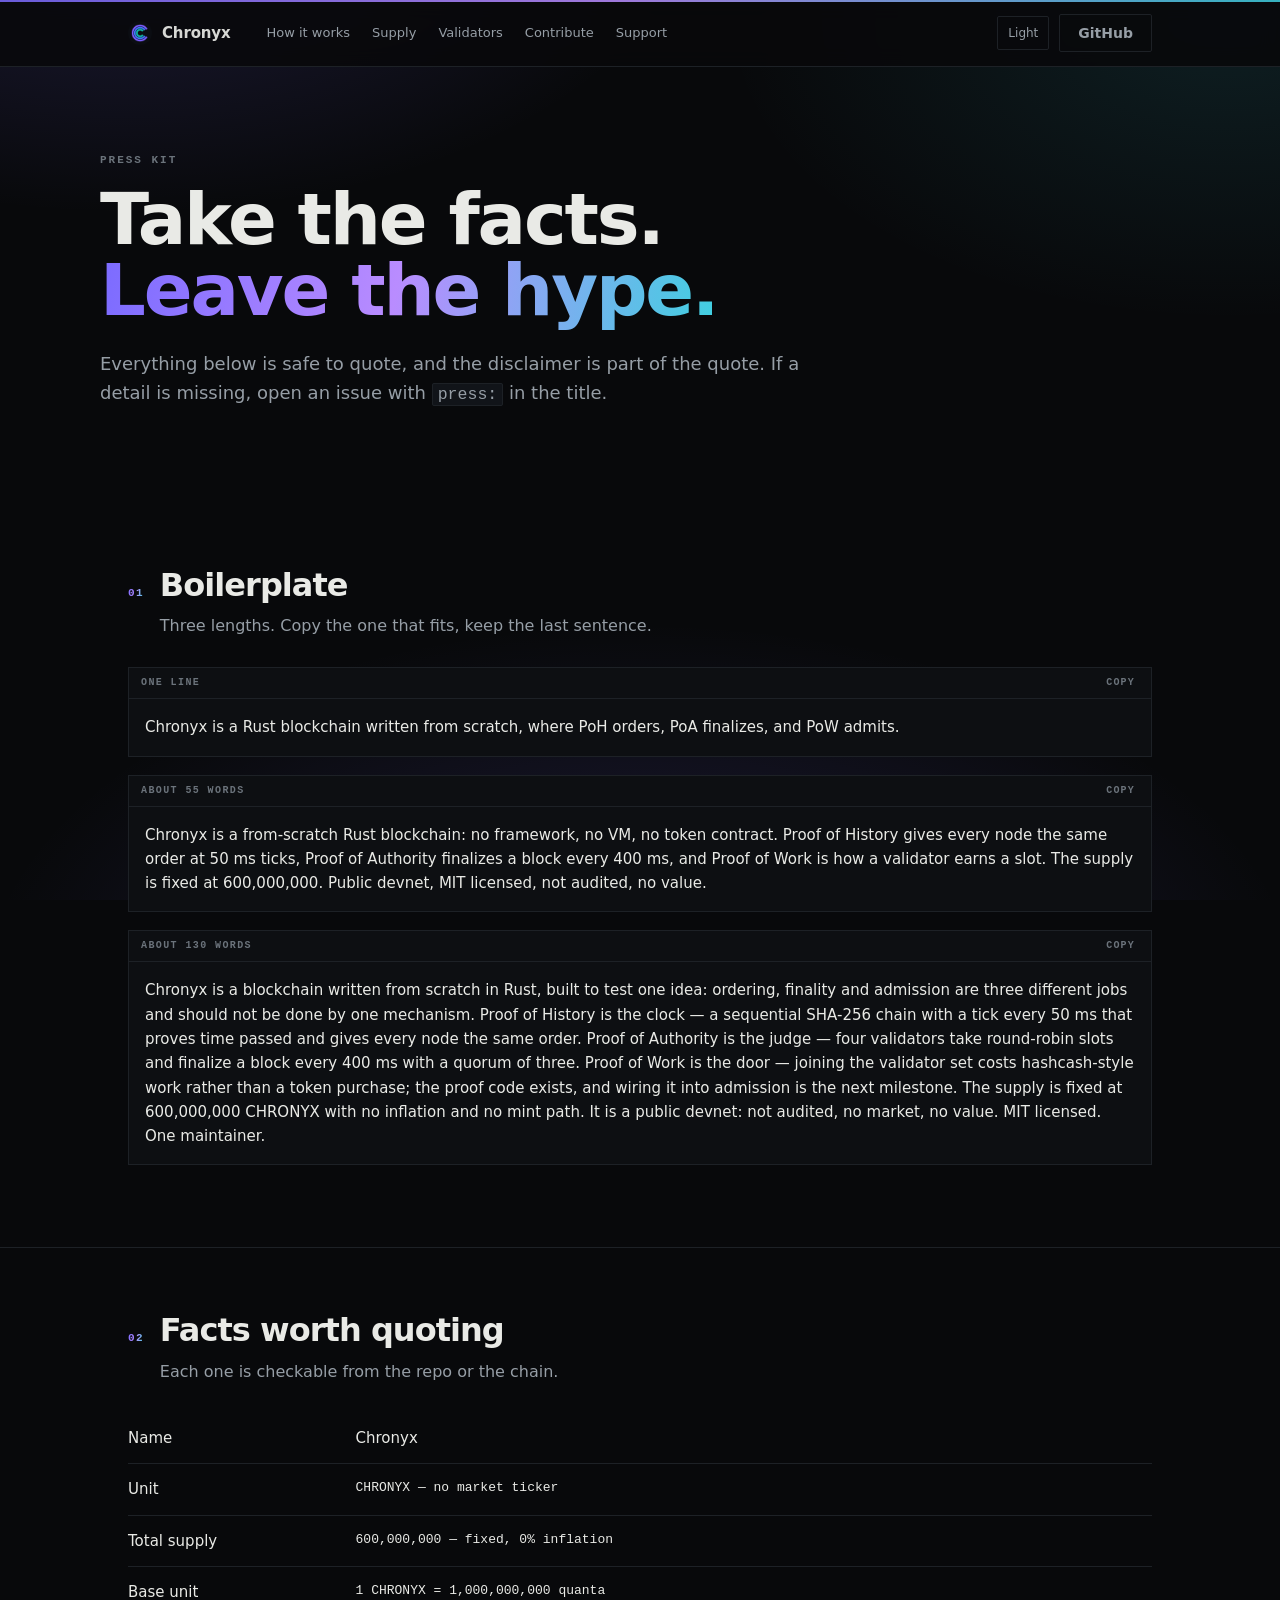
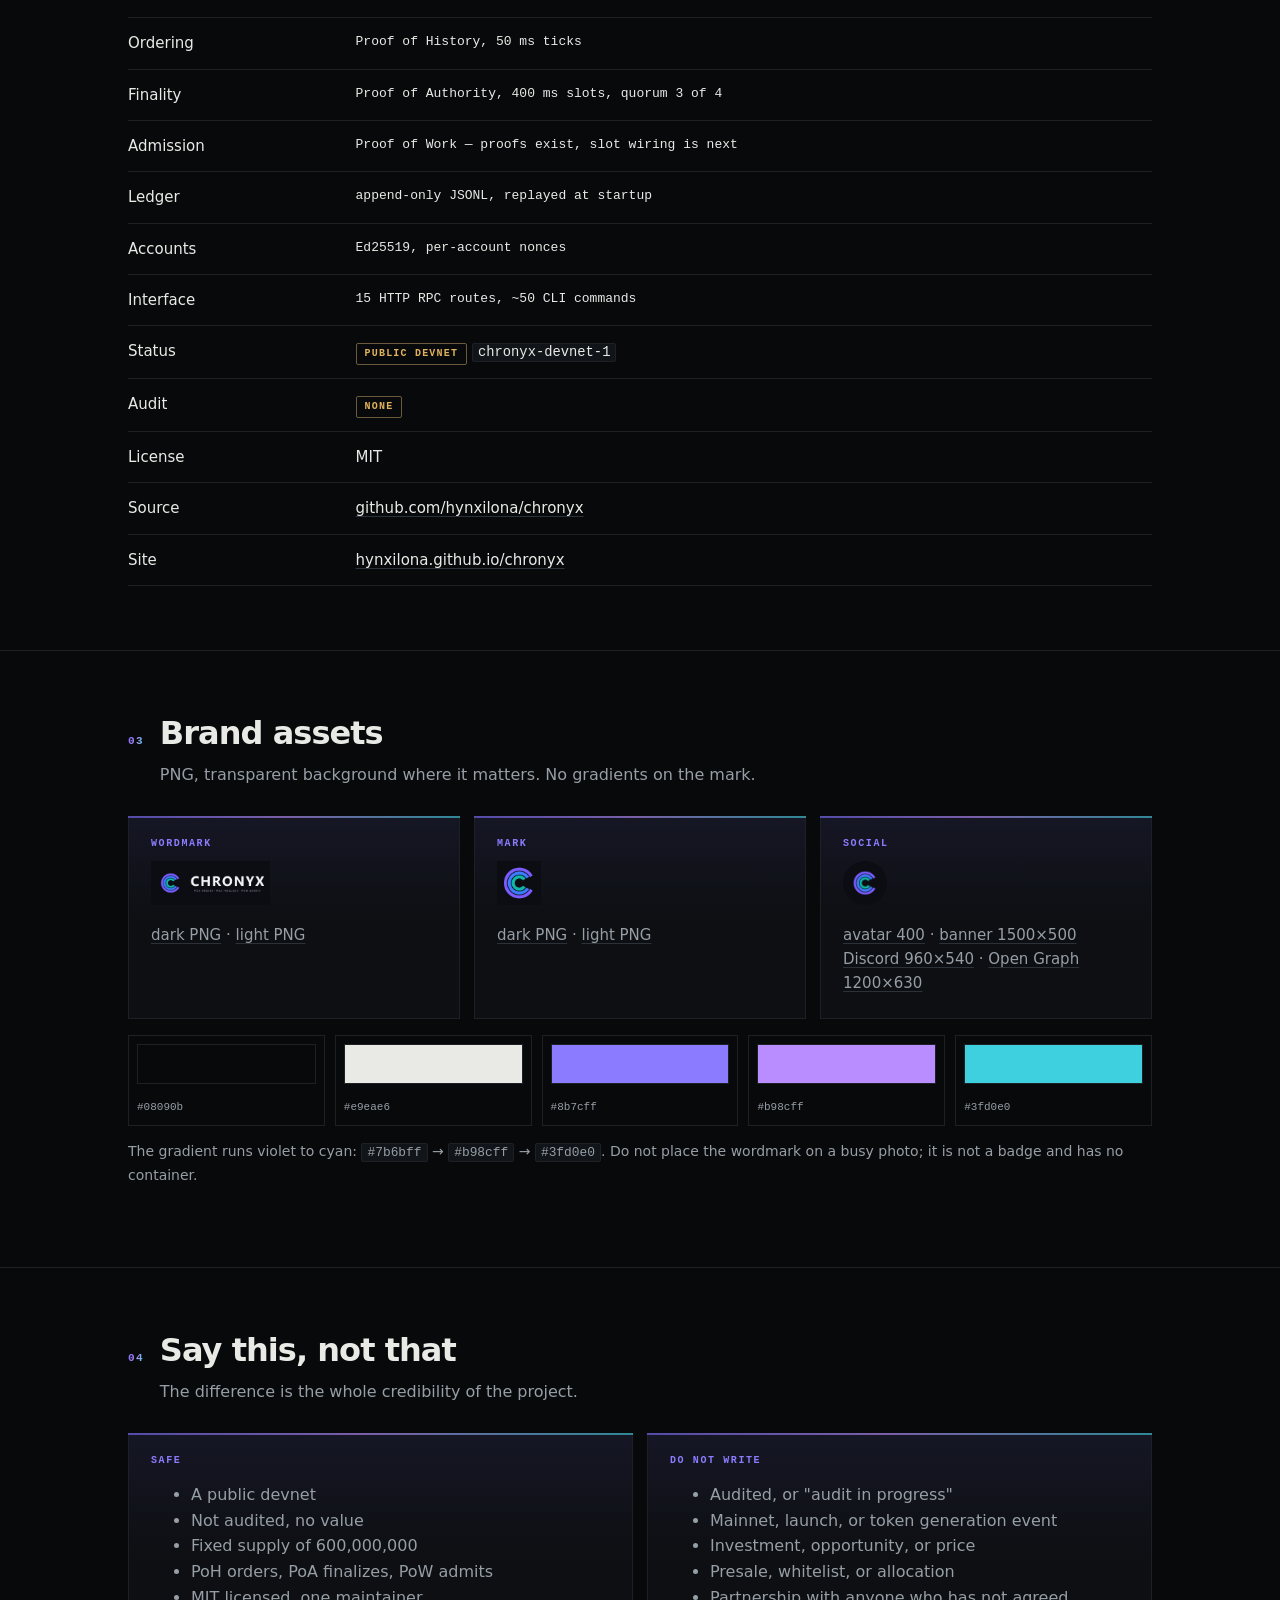
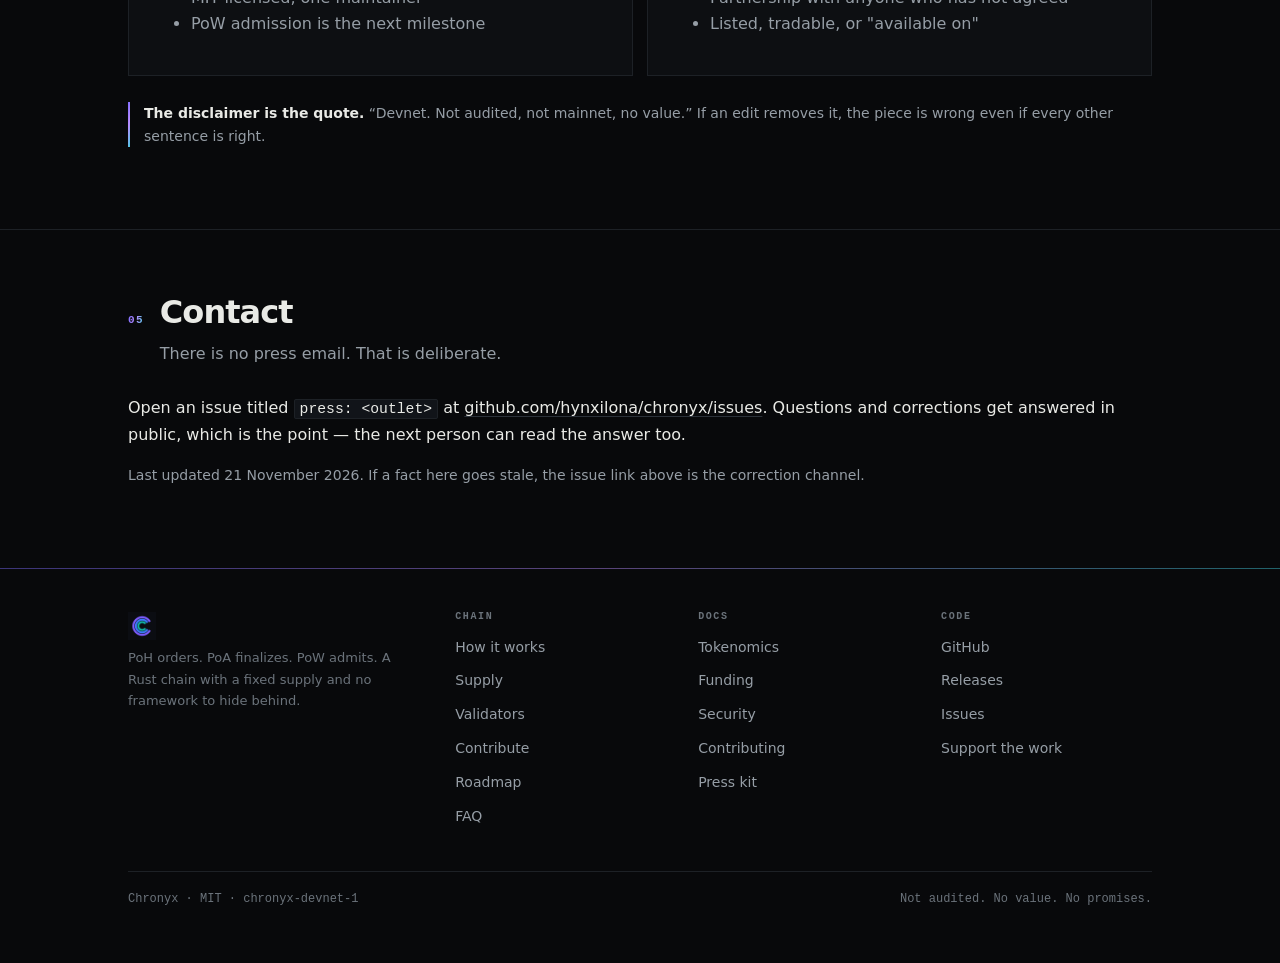
<file: docs/press.html>
<!doctype html>
<html lang="en" data-theme="dark">
<head>
<meta charset="utf-8">
<meta name="viewport" content="width=device-width, initial-scale=1">
<title>Press kit — facts, copy, and assets</title>
<meta name="description" content="Copy-paste descriptions of Chronyx at three lengths, the facts worth quoting, downloadable brand assets, and the claims you should not make.">
<link rel="canonical" href="https://hynxilona.github.io/chronyx/press.html">
<meta name="theme-color" content="#08090b">
<meta property="og:type" content="website">
<meta property="og:site_name" content="Chronyx">
<meta property="og:title" content="Press kit — facts, copy, and assets">
<meta property="og:description" content="Copy-paste descriptions of Chronyx at three lengths, the facts worth quoting, downloadable brand assets, and the claims you should not make.">
<meta property="og:url" content="https://hynxilona.github.io/chronyx/press.html">
<meta property="og:image" content="https://hynxilona.github.io/chronyx/assets/chronyx-og.png">
<meta name="twitter:card" content="summary_large_image">
<meta name="twitter:title" content="Press kit — facts, copy, and assets">
<meta name="twitter:description" content="Copy-paste descriptions of Chronyx at three lengths, the facts worth quoting, downloadable brand assets, and the claims you should not make.">
<meta name="twitter:image" content="https://hynxilona.github.io/chronyx/assets/chronyx-og.png">
<link rel="icon" href="assets/favicon.ico">
<link rel="icon" type="image/png" sizes="32x32" href="assets/favicon-32.png">
<link rel="stylesheet" href="assets/site.css">
</head>
<body data-page="press">
<a class="skip" href="#main">Skip to content</a>

<header class="site-head">
  <div class="wrap bar">
    <a class="brand" href="./">
      <img class="only-dark" src="assets/chronyx-mark-dark.png" alt="">
      <img class="only-light" src="assets/chronyx-mark-light.png" alt="">
      <span>Chronyx</span>
    </a>
    <nav class="nav" aria-label="Sections">
      <a href="how.html" data-nav="how">How it works</a>
      <a href="supply.html" data-nav="supply">Supply</a>
      <a href="validators.html" data-nav="validators">Validators</a>
      <a href="contribute.html" data-nav="contribute">Contribute</a>
      <a href="support.html" data-nav="support">Support</a>
    </nav>
    <div class="head-actions">
      <details class="menu">
        <summary class="icon-btn" aria-label="Sections">Menu</summary>
        <nav class="menu-panel" aria-label="Sections">
          <a href="how.html">How it works</a>
          <a href="supply.html">Supply</a>
          <a href="validators.html">Validators</a>
          <a href="contribute.html">Contribute</a>
          <a href="support.html">Support</a>
        </nav>
      </details>
      <button class="icon-btn" data-theme-toggle type="button">Light</button>
      <a class="btn ghost" href="https://github.com/hynxilona/chronyx">GitHub</a>
    </div>
  </div>
</header>

<main id="main">

  <div class="wrap hero">
    <p class="eyebrow">Press kit</p>
    <h1>Take the facts.<br><span class="grad-text">Leave the hype.</span></h1>
    <p class="lede">
      Everything below is safe to quote, and the disclaimer is part of the quote.
      If a detail is missing, open an issue with <code>press:</code> in the title.
    </p>
  </div>

  <section>
    <div class="wrap">
      <div class="sec-head">
        <span class="num">01</span>
        <div>
          <h2>Boilerplate</h2>
          <p>Three lengths. Copy the one that fits, keep the last sentence.</p>
        </div>
      </div>

      <div class="code">
        <div class="code-head"><span>one line</span><button class="copy" data-copy="b1" type="button">copy</button></div>
        <div class="copy-body" id="b1">Chronyx is a Rust blockchain written from scratch, where PoH orders, PoA finalizes, and PoW admits.</div>
      </div>

      <div class="code">
        <div class="code-head"><span>about 55 words</span><button class="copy" data-copy="b2" type="button">copy</button></div>
        <div class="copy-body" id="b2">Chronyx is a from-scratch Rust blockchain: no framework, no VM, no token contract. Proof of History gives every node the same order at 50 ms ticks, Proof of Authority finalizes a block every 400 ms, and Proof of Work is how a validator earns a slot. The supply is fixed at 600,000,000. Public devnet, MIT licensed, not audited, no value.</div>
      </div>

      <div class="code">
        <div class="code-head"><span>about 130 words</span><button class="copy" data-copy="b3" type="button">copy</button></div>
        <div class="copy-body" id="b3">Chronyx is a blockchain written from scratch in Rust, built to test one idea: ordering, finality and admission are three different jobs and should not be done by one mechanism. Proof of History is the clock — a sequential SHA-256 chain with a tick every 50 ms that proves time passed and gives every node the same order. Proof of Authority is the judge — four validators take round-robin slots and finalize a block every 400 ms with a quorum of three. Proof of Work is the door — joining the validator set costs hashcash-style work rather than a token purchase; the proof code exists, and wiring it into admission is the next milestone. The supply is fixed at 600,000,000 CHRONYX with no inflation and no mint path. It is a public devnet: not audited, no market, no value. MIT licensed. One maintainer.</div>
      </div>
    </div>
  </section>

  <section>
    <div class="wrap">
      <div class="sec-head">
        <span class="num">02</span>
        <div>
          <h2>Facts worth quoting</h2>
          <p>Each one is checkable from the repo or the chain.</p>
        </div>
      </div>

      <table class="tbl">
        <tr><td>Name</td><td>Chronyx</td></tr>
        <tr><td>Unit</td><td class="mono">CHRONYX — no market ticker</td></tr>
        <tr><td>Total supply</td><td class="mono">600,000,000 — fixed, 0% inflation</td></tr>
        <tr><td>Base unit</td><td class="mono">1 CHRONYX = 1,000,000,000 quanta</td></tr>
        <tr><td>Ordering</td><td class="mono">Proof of History, 50 ms ticks</td></tr>
        <tr><td>Finality</td><td class="mono">Proof of Authority, 400 ms slots, quorum 3 of 4</td></tr>
        <tr><td>Admission</td><td class="mono">Proof of Work — proofs exist, slot wiring is next</td></tr>
        <tr><td>Ledger</td><td class="mono">append-only JSONL, replayed at startup</td></tr>
        <tr><td>Accounts</td><td class="mono">Ed25519, per-account nonces</td></tr>
        <tr><td>Interface</td><td class="mono">15 HTTP RPC routes, ~50 CLI commands</td></tr>
        <tr><td>Status</td><td><span class="pill warn">public devnet</span> <code>chronyx-devnet-1</code></td></tr>
        <tr><td>Audit</td><td><span class="pill warn">none</span></td></tr>
        <tr><td>License</td><td>MIT</td></tr>
        <tr><td>Source</td><td><a href="https://github.com/hynxilona/chronyx">github.com/hynxilona/chronyx</a></td></tr>
        <tr><td>Site</td><td><a href="https://hynxilona.github.io/chronyx/">hynxilona.github.io/chronyx</a></td></tr>
      </table>
    </div>
  </section>

  <section>
    <div class="wrap">
      <div class="sec-head">
        <span class="num">03</span>
        <div>
          <h2>Brand assets</h2>
          <p>PNG, transparent background where it matters. No gradients on the mark.</p>
        </div>
      </div>

      <div class="grid-3" style="margin-bottom:16px">
        <div class="panel">
          <span class="tag">Wordmark</span>
          <img class="only-dark" src="assets/chronyx-logo-dark.png" alt="Chronyx wordmark" style="height:44px;width:auto;margin-bottom:10px">
          <img class="only-light" src="assets/chronyx-logo-light.png" alt="Chronyx wordmark" style="height:44px;width:auto;margin-bottom:10px">
          <p class="small"><a href="assets/chronyx-logo-dark.png" download>dark PNG</a> · <a href="assets/chronyx-logo-light.png" download>light PNG</a></p>
        </div>
        <div class="panel">
          <span class="tag">Mark</span>
          <img class="only-dark" src="assets/chronyx-mark-dark.png" alt="Chronyx mark" style="height:44px;width:auto;margin-bottom:10px">
          <img class="only-light" src="assets/chronyx-mark-light.png" alt="Chronyx mark" style="height:44px;width:auto;margin-bottom:10px">
          <p class="small"><a href="assets/chronyx-mark-dark.png" download>dark PNG</a> · <a href="assets/chronyx-mark-light.png" download>light PNG</a></p>
        </div>
        <div class="panel">
          <span class="tag">Social</span>
          <img src="assets/social/avatar-400.png" alt="Chronyx avatar" style="height:44px;width:44px;border-radius:50%;margin-bottom:10px">
          <p class="small"><a href="assets/social/avatar-400.png" download>avatar 400</a> ·
          <a href="assets/social/x-banner.png" download>banner 1500×500</a></p>
          <p class="small"><a href="assets/social/discord-banner.png" download>Discord 960×540</a> ·
          <a href="assets/chronyx-og.png" download>Open Graph 1200×630</a></p>
        </div>
      </div>

      <div class="swatches">
        <div><span style="background:#08090b"></span><code>#08090b</code></div>
        <div><span style="background:#e9eae6"></span><code>#e9eae6</code></div>
        <div><span style="background:#8b7cff"></span><code>#8b7cff</code></div>
        <div><span style="background:#b98cff"></span><code>#b98cff</code></div>
        <div><span style="background:#3fd0e0"></span><code>#3fd0e0</code></div>
      </div>

      <p class="quiet small" style="margin-top:14px">
        The gradient runs violet to cyan: <code>#7b6bff</code> → <code>#b98cff</code> →
        <code>#3fd0e0</code>. Do not place the wordmark on a busy photo; it is not a
        badge and has no container.
      </p>
    </div>
  </section>

  <section>
    <div class="wrap">
      <div class="sec-head">
        <span class="num">04</span>
        <div>
          <h2>Say this, not that</h2>
          <p>The difference is the whole credibility of the project.</p>
        </div>
      </div>

      <div class="grid-2">
        <div class="panel">
          <span class="tag">Safe</span>
          <ul class="quiet">
            <li>A public devnet</li>
            <li>Not audited, no value</li>
            <li>Fixed supply of 600,000,000</li>
            <li>PoH orders, PoA finalizes, PoW admits</li>
            <li>MIT licensed, one maintainer</li>
            <li>PoW admission is the next milestone</li>
          </ul>
        </div>
        <div class="panel">
          <span class="tag">Do not write</span>
          <ul class="quiet">
            <li>Audited, or "audit in progress"</li>
            <li>Mainnet, launch, or token generation event</li>
            <li>Investment, opportunity, or price</li>
            <li>Presale, whitelist, or allocation</li>
            <li>Partnership with anyone who has not agreed</li>
            <li>Listed, tradable, or "available on"</li>
          </ul>
        </div>
      </div>

      <p class="note" style="margin-top:24px">
        <strong>The disclaimer is the quote.</strong> “Devnet. Not audited, not mainnet,
        no value.” If an edit removes it, the piece is wrong even if every other
        sentence is right.
      </p>
    </div>
  </section>

  <section>
    <div class="wrap">
      <div class="sec-head">
        <span class="num">05</span>
        <div>
          <h2>Contact</h2>
          <p>There is no press email. That is deliberate.</p>
        </div>
      </div>

      <p>Open an issue titled <code>press: &lt;outlet&gt;</code> at
      <a href="https://github.com/hynxilona/chronyx/issues/new">github.com/hynxilona/chronyx/issues</a>.
      Questions and corrections get answered in public, which is the point — the
      next person can read the answer too.</p>

      <p class="quiet small">Last updated 21 November 2026. If a fact here goes stale,
      the issue link above is the correction channel.</p>
    </div>
  </section>

</main>

<footer class="site-foot">
  <div class="wrap">
    <div class="foot-grid">
      <div>
        <img class="only-dark" src="assets/chronyx-mark-dark.png" width="28" alt="">
        <img class="only-light" src="assets/chronyx-mark-light.png" width="28" alt="">
        <p class="fine">PoH orders. PoA finalizes. PoW admits. A Rust chain with a fixed
        supply and no framework to hide behind.</p>
      </div>
      <div>
        <h4>Chain</h4>
        <ul>
          <li><a href="how.html">How it works</a></li>
          <li><a href="supply.html">Supply</a></li>
          <li><a href="validators.html">Validators</a></li>
          <li><a href="contribute.html">Contribute</a></li>
          <li><a href="roadmap.html">Roadmap</a></li>
          <li><a href="faq.html">FAQ</a></li>
        </ul>
      </div>
      <div>
        <h4>Docs</h4>
        <ul>
          <li><a href="https://github.com/hynxilona/chronyx/blob/main/docs/TOKENOMICS.md">Tokenomics</a></li>
          <li><a href="https://github.com/hynxilona/chronyx/blob/main/docs/FUNDING.md">Funding</a></li>
          <li><a href="https://github.com/hynxilona/chronyx/blob/main/SECURITY.md">Security</a></li>
          <li><a href="https://github.com/hynxilona/chronyx/blob/main/CONTRIBUTING.md">Contributing</a></li>
          <li><a href="press.html">Press kit</a></li>
        </ul>
      </div>
      <div>
        <h4>Code</h4>
        <ul>
          <li><a href="https://github.com/hynxilona/chronyx">GitHub</a></li>
          <li><a href="https://github.com/hynxilona/chronyx/releases">Releases</a></li>
          <li><a href="https://github.com/hynxilona/chronyx/issues">Issues</a></li>
          <li><a href="support.html">Support the work</a></li>
        </ul>
      </div>
    </div>
    <div class="foot-base">
      <span>Chronyx · MIT · chronyx-devnet-1</span>
      <span>Not audited. No value. No promises.</span>
    </div>
  </div>
</footer>

<script src="assets/site.js"></script>
</body>
</html>
</file>
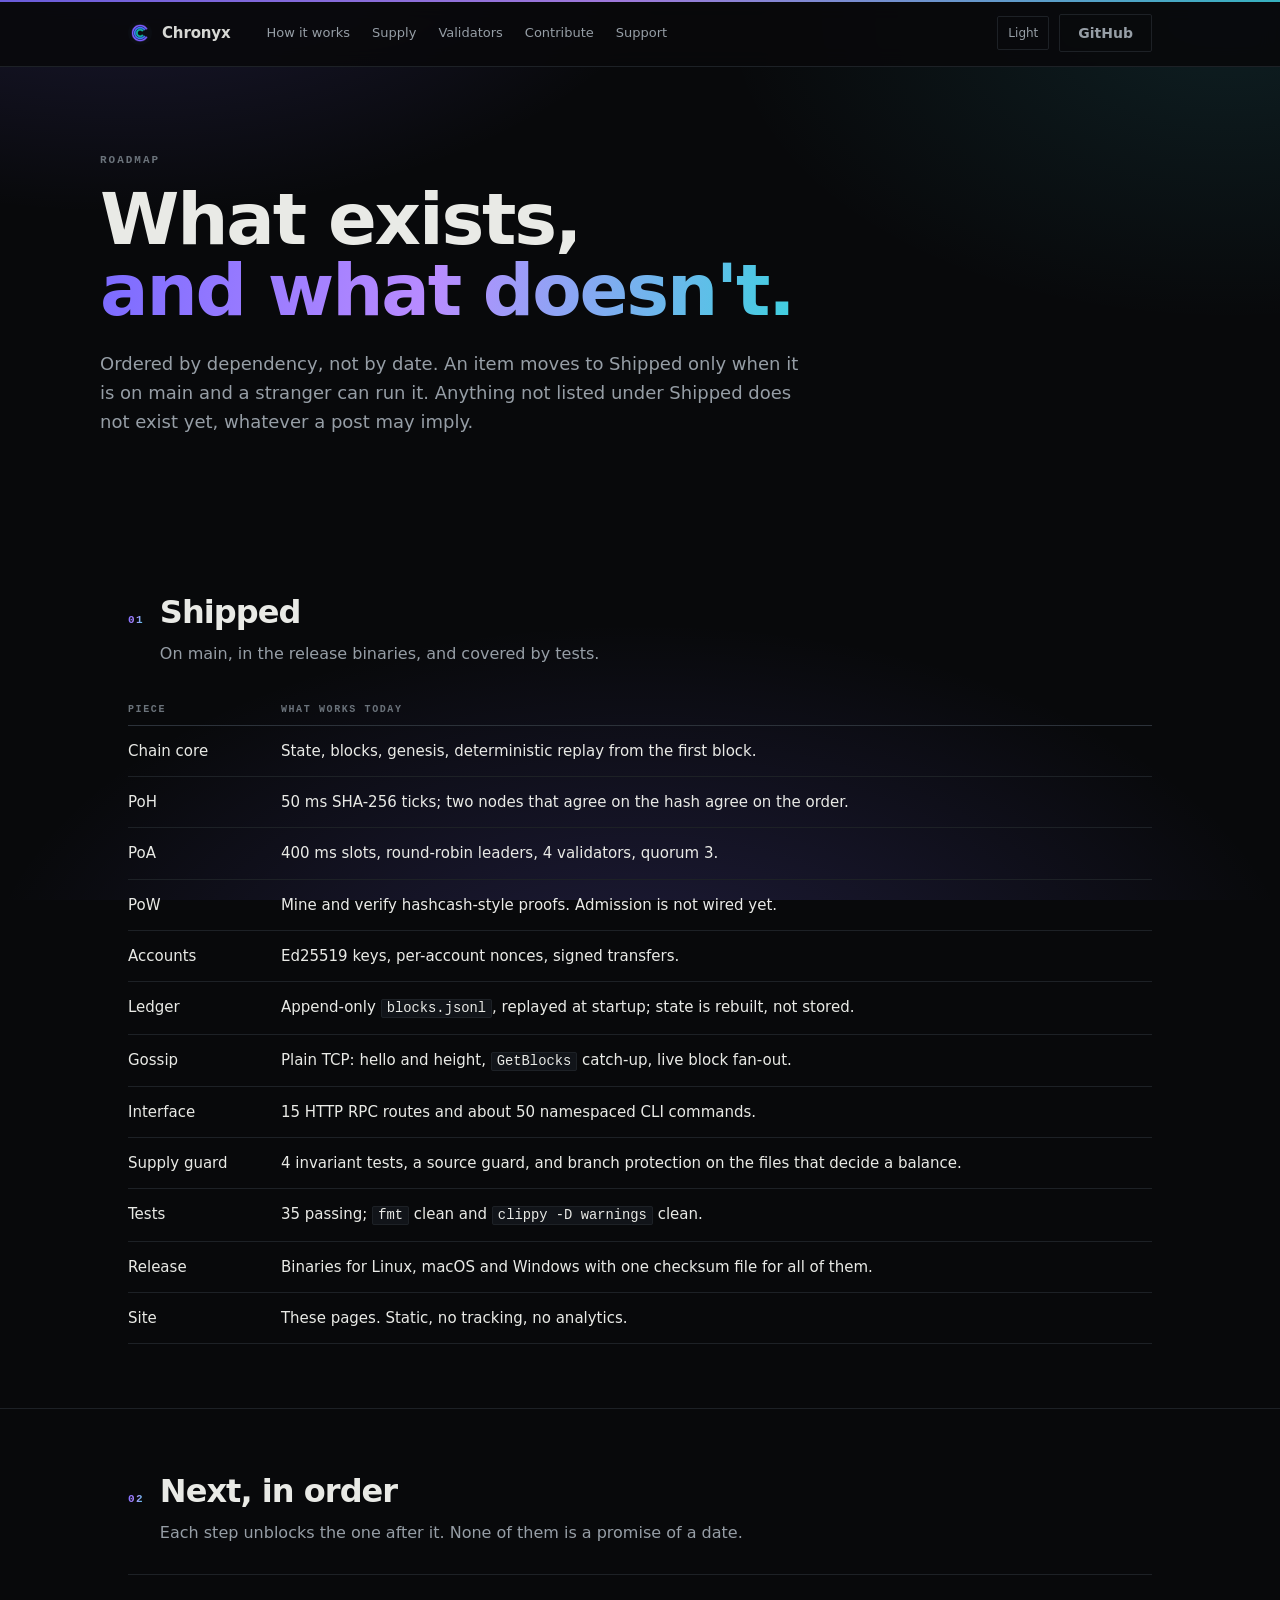
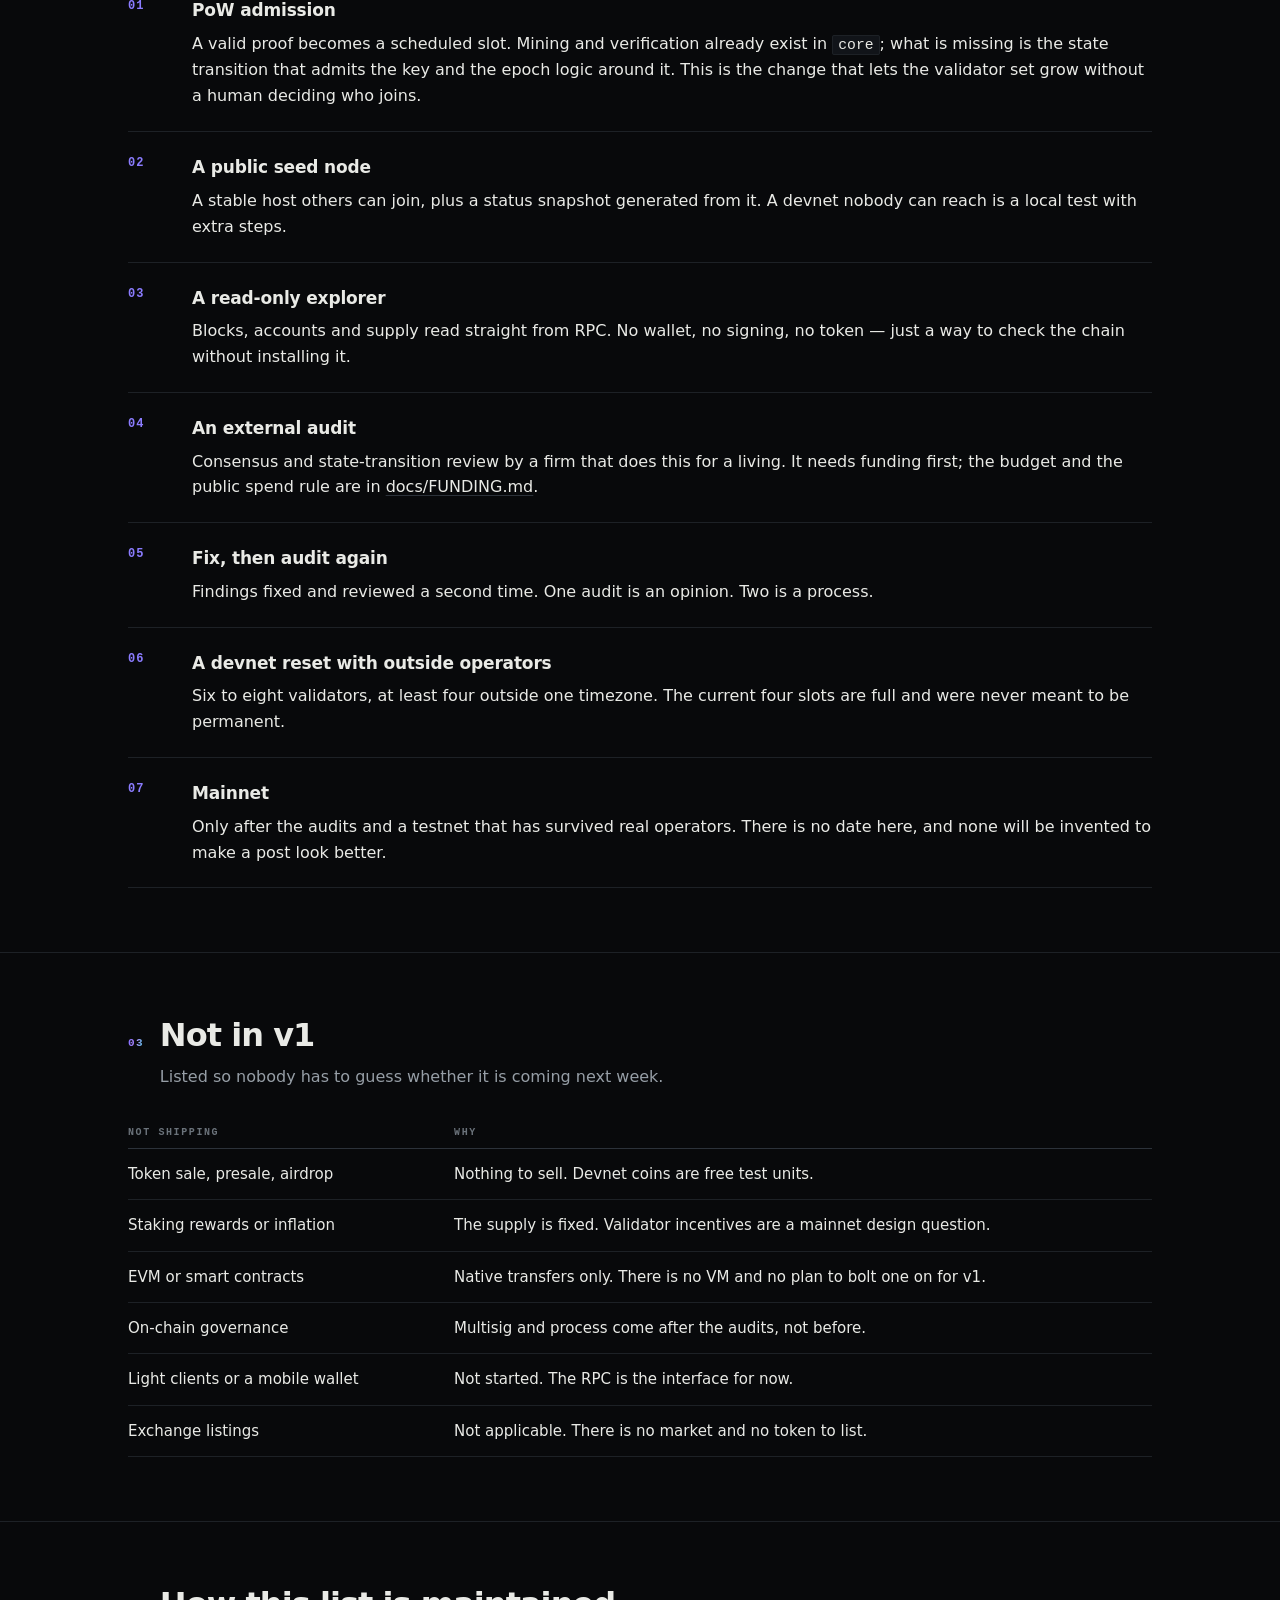
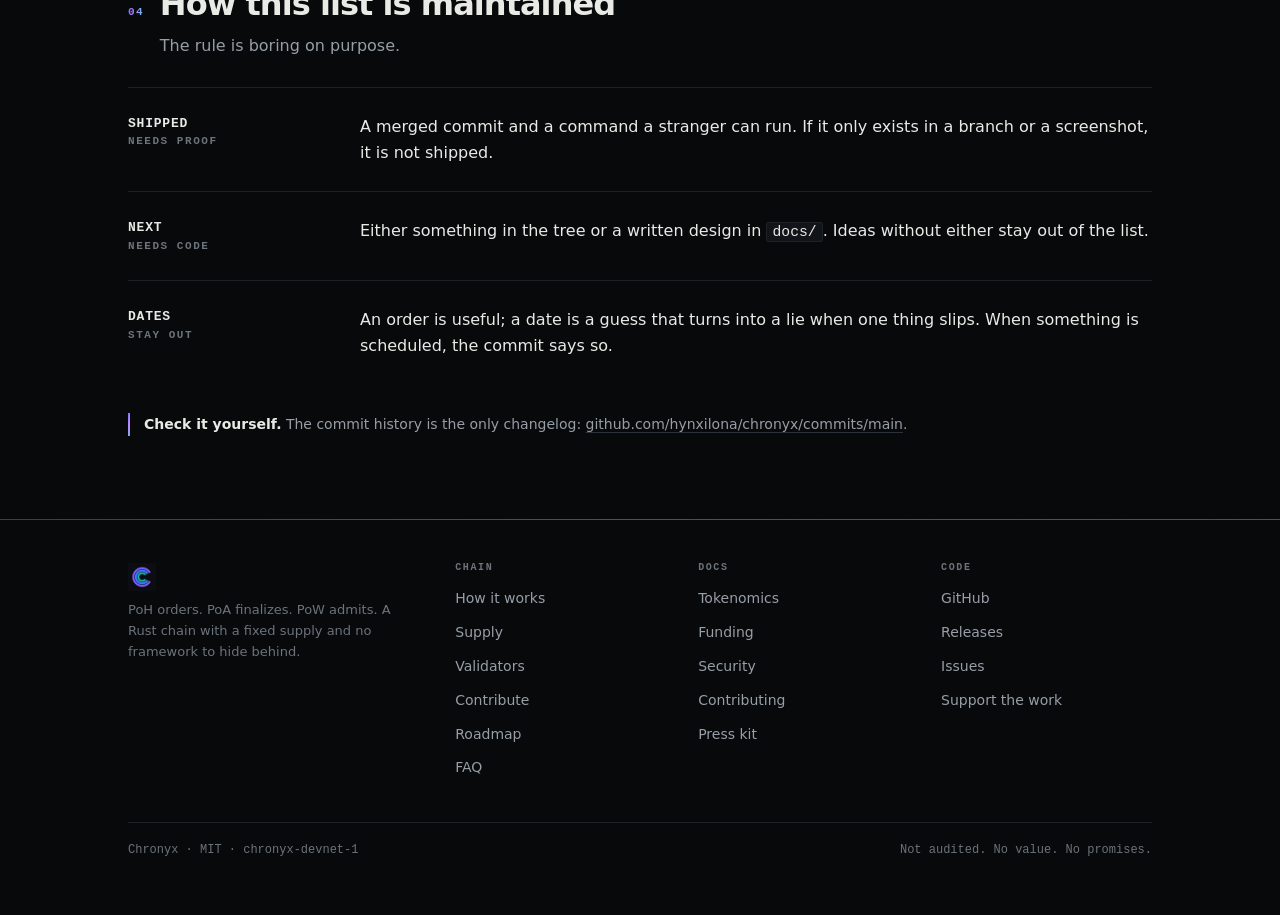
<file: docs/roadmap.html>
<!doctype html>
<html lang="en" data-theme="dark">
<head>
<meta charset="utf-8">
<meta name="viewport" content="width=device-width, initial-scale=1">
<title>Roadmap — shipped, next, and not</title>
<meta name="description" content="What Chronyx has actually shipped, what is next in dependency order, and what is explicitly not part of v1. No dates.">
<link rel="canonical" href="https://hynxilona.github.io/chronyx/roadmap.html">
<meta name="theme-color" content="#08090b">
<meta property="og:type" content="website">
<meta property="og:site_name" content="Chronyx">
<meta property="og:title" content="Roadmap — shipped, next, and not">
<meta property="og:description" content="What Chronyx has actually shipped, what is next in dependency order, and what is explicitly not part of v1. No dates.">
<meta property="og:url" content="https://hynxilona.github.io/chronyx/roadmap.html">
<meta property="og:image" content="https://hynxilona.github.io/chronyx/assets/chronyx-og.png">
<meta name="twitter:card" content="summary_large_image">
<meta name="twitter:title" content="Roadmap — shipped, next, and not">
<meta name="twitter:description" content="What Chronyx has actually shipped, what is next in dependency order, and what is explicitly not part of v1. No dates.">
<meta name="twitter:image" content="https://hynxilona.github.io/chronyx/assets/chronyx-og.png">
<link rel="icon" href="assets/favicon.ico">
<link rel="icon" type="image/png" sizes="32x32" href="assets/favicon-32.png">
<link rel="stylesheet" href="assets/site.css">
</head>
<body data-page="roadmap">
<a class="skip" href="#main">Skip to content</a>

<header class="site-head">
  <div class="wrap bar">
    <a class="brand" href="./">
      <img class="only-dark" src="assets/chronyx-mark-dark.png" alt="">
      <img class="only-light" src="assets/chronyx-mark-light.png" alt="">
      <span>Chronyx</span>
    </a>
    <nav class="nav" aria-label="Sections">
      <a href="how.html" data-nav="how">How it works</a>
      <a href="supply.html" data-nav="supply">Supply</a>
      <a href="validators.html" data-nav="validators">Validators</a>
      <a href="contribute.html" data-nav="contribute">Contribute</a>
      <a href="support.html" data-nav="support">Support</a>
    </nav>
    <div class="head-actions">
      <details class="menu">
        <summary class="icon-btn" aria-label="Sections">Menu</summary>
        <nav class="menu-panel" aria-label="Sections">
          <a href="how.html">How it works</a>
          <a href="supply.html">Supply</a>
          <a href="validators.html">Validators</a>
          <a href="contribute.html">Contribute</a>
          <a href="support.html">Support</a>
        </nav>
      </details>
      <button class="icon-btn" data-theme-toggle type="button">Light</button>
      <a class="btn ghost" href="https://github.com/hynxilona/chronyx">GitHub</a>
    </div>
  </div>
</header>

<main id="main">

  <div class="wrap hero">
    <p class="eyebrow">Roadmap</p>
    <h1>What exists,<br><span class="grad-text">and what doesn't.</span></h1>
    <p class="lede">
      Ordered by dependency, not by date. An item moves to Shipped only when it is on
      main and a stranger can run it. Anything not listed under Shipped does not
      exist yet, whatever a post may imply.
    </p>
  </div>

  <section>
    <div class="wrap">
      <div class="sec-head">
        <span class="num">01</span>
        <div>
          <h2>Shipped</h2>
          <p>On main, in the release binaries, and covered by tests.</p>
        </div>
      </div>

      <table class="tbl">
        <tr><th>Piece</th><th>What works today</th></tr>
        <tr><td>Chain core</td><td>State, blocks, genesis, deterministic replay from the first block.</td></tr>
        <tr><td>PoH</td><td>50 ms SHA-256 ticks; two nodes that agree on the hash agree on the order.</td></tr>
        <tr><td>PoA</td><td>400 ms slots, round-robin leaders, 4 validators, quorum 3.</td></tr>
        <tr><td>PoW</td><td>Mine and verify hashcash-style proofs. Admission is not wired yet.</td></tr>
        <tr><td>Accounts</td><td>Ed25519 keys, per-account nonces, signed transfers.</td></tr>
        <tr><td>Ledger</td><td>Append-only <code>blocks.jsonl</code>, replayed at startup; state is rebuilt, not stored.</td></tr>
        <tr><td>Gossip</td><td>Plain TCP: hello and height, <code>GetBlocks</code> catch-up, live block fan-out.</td></tr>
        <tr><td>Interface</td><td>15 HTTP RPC routes and about 50 namespaced CLI commands.</td></tr>
        <tr><td>Supply guard</td><td>4 invariant tests, a source guard, and branch protection on the files that decide a balance.</td></tr>
        <tr><td>Tests</td><td>35 passing; <code>fmt</code> clean and <code>clippy -D warnings</code> clean.</td></tr>
        <tr><td>Release</td><td>Binaries for Linux, macOS and Windows with one checksum file for all of them.</td></tr>
        <tr><td>Site</td><td>These pages. Static, no tracking, no analytics.</td></tr>
      </table>
    </div>
  </section>

  <section>
    <div class="wrap">
      <div class="sec-head">
        <span class="num">02</span>
        <div>
          <h2>Next, in order</h2>
          <p>Each step unblocks the one after it. None of them is a promise of a date.</p>
        </div>
      </div>

      <ol class="steps">
        <li>
          <div>
            <h3>PoW admission</h3>
            <p>A valid proof becomes a scheduled slot. Mining and verification already
            exist in <code>core</code>; what is missing is the state transition that
            admits the key and the epoch logic around it. This is the change that lets
            the validator set grow without a human deciding who joins.</p>
          </div>
        </li>
        <li>
          <div>
            <h3>A public seed node</h3>
            <p>A stable host others can join, plus a status snapshot generated from it.
            A devnet nobody can reach is a local test with extra steps.</p>
          </div>
        </li>
        <li>
          <div>
            <h3>A read-only explorer</h3>
            <p>Blocks, accounts and supply read straight from RPC. No wallet, no
            signing, no token — just a way to check the chain without installing it.</p>
          </div>
        </li>
        <li>
          <div>
            <h3>An external audit</h3>
            <p>Consensus and state-transition review by a firm that does this for a
            living. It needs funding first; the budget and the public spend rule are in
            <a href="https://github.com/hynxilona/chronyx/blob/main/docs/FUNDING.md">docs/FUNDING.md</a>.</p>
          </div>
        </li>
        <li>
          <div>
            <h3>Fix, then audit again</h3>
            <p>Findings fixed and reviewed a second time. One audit is an opinion. Two
            is a process.</p>
          </div>
        </li>
        <li>
          <div>
            <h3>A devnet reset with outside operators</h3>
            <p>Six to eight validators, at least four outside one timezone. The current
            four slots are full and were never meant to be permanent.</p>
          </div>
        </li>
        <li>
          <div>
            <h3>Mainnet</h3>
            <p>Only after the audits and a testnet that has survived real operators.
            There is no date here, and none will be invented to make a post look
            better.</p>
          </div>
        </li>
      </ol>
    </div>
  </section>

  <section>
    <div class="wrap">
      <div class="sec-head">
        <span class="num">03</span>
        <div>
          <h2>Not in v1</h2>
          <p>Listed so nobody has to guess whether it is coming next week.</p>
        </div>
      </div>

      <table class="tbl">
        <tr><th>Not shipping</th><th>Why</th></tr>
        <tr><td>Token sale, presale, airdrop</td><td>Nothing to sell. Devnet coins are free test units.</td></tr>
        <tr><td>Staking rewards or inflation</td><td>The supply is fixed. Validator incentives are a mainnet design question.</td></tr>
        <tr><td>EVM or smart contracts</td><td>Native transfers only. There is no VM and no plan to bolt one on for v1.</td></tr>
        <tr><td>On-chain governance</td><td>Multisig and process come after the audits, not before.</td></tr>
        <tr><td>Light clients or a mobile wallet</td><td>Not started. The RPC is the interface for now.</td></tr>
        <tr><td>Exchange listings</td><td>Not applicable. There is no market and no token to list.</td></tr>
      </table>
    </div>
  </section>

  <section>
    <div class="wrap">
      <div class="sec-head">
        <span class="num">04</span>
        <div>
          <h2>How this list is maintained</h2>
          <p>The rule is boring on purpose.</p>
        </div>
      </div>

      <div class="row">
        <div class="label"><b>Shipped</b>needs proof</div>
        <div>
          <p>A merged commit and a command a stranger can run. If it only exists in a
          branch or a screenshot, it is not shipped.</p>
        </div>
      </div>
      <div class="row">
        <div class="label"><b>Next</b>needs code</div>
        <div>
          <p>Either something in the tree or a written design in <code>docs/</code>.
          Ideas without either stay out of the list.</p>
        </div>
      </div>
      <div class="row">
        <div class="label"><b>Dates</b>stay out</div>
        <div>
          <p>An order is useful; a date is a guess that turns into a lie when one thing
          slips. When something is scheduled, the commit says so.</p>
        </div>
      </div>

      <p class="note" style="margin-top:26px">
        <strong>Check it yourself.</strong> The commit history is the only changelog:
        <a href="https://github.com/hynxilona/chronyx/commits/main">github.com/hynxilona/chronyx/commits/main</a>.
      </p>
    </div>
  </section>

</main>

<footer class="site-foot">
  <div class="wrap">
    <div class="foot-grid">
      <div>
        <img class="only-dark" src="assets/chronyx-mark-dark.png" width="28" alt="">
        <img class="only-light" src="assets/chronyx-mark-light.png" width="28" alt="">
        <p class="fine">PoH orders. PoA finalizes. PoW admits. A Rust chain with a fixed
        supply and no framework to hide behind.</p>
      </div>
      <div>
        <h4>Chain</h4>
        <ul>
          <li><a href="how.html">How it works</a></li>
          <li><a href="supply.html">Supply</a></li>
          <li><a href="validators.html">Validators</a></li>
          <li><a href="contribute.html">Contribute</a></li>
          <li><a href="roadmap.html">Roadmap</a></li>
          <li><a href="faq.html">FAQ</a></li>
        </ul>
      </div>
      <div>
        <h4>Docs</h4>
        <ul>
          <li><a href="https://github.com/hynxilona/chronyx/blob/main/docs/TOKENOMICS.md">Tokenomics</a></li>
          <li><a href="https://github.com/hynxilona/chronyx/blob/main/docs/FUNDING.md">Funding</a></li>
          <li><a href="https://github.com/hynxilona/chronyx/blob/main/SECURITY.md">Security</a></li>
          <li><a href="https://github.com/hynxilona/chronyx/blob/main/CONTRIBUTING.md">Contributing</a></li>
          <li><a href="press.html">Press kit</a></li>
        </ul>
      </div>
      <div>
        <h4>Code</h4>
        <ul>
          <li><a href="https://github.com/hynxilona/chronyx">GitHub</a></li>
          <li><a href="https://github.com/hynxilona/chronyx/releases">Releases</a></li>
          <li><a href="https://github.com/hynxilona/chronyx/issues">Issues</a></li>
          <li><a href="support.html">Support the work</a></li>
        </ul>
      </div>
    </div>
    <div class="foot-base">
      <span>Chronyx · MIT · chronyx-devnet-1</span>
      <span>Not audited. No value. No promises.</span>
    </div>
  </div>
</footer>

<script src="assets/site.js"></script>
</body>
</html>
</file>
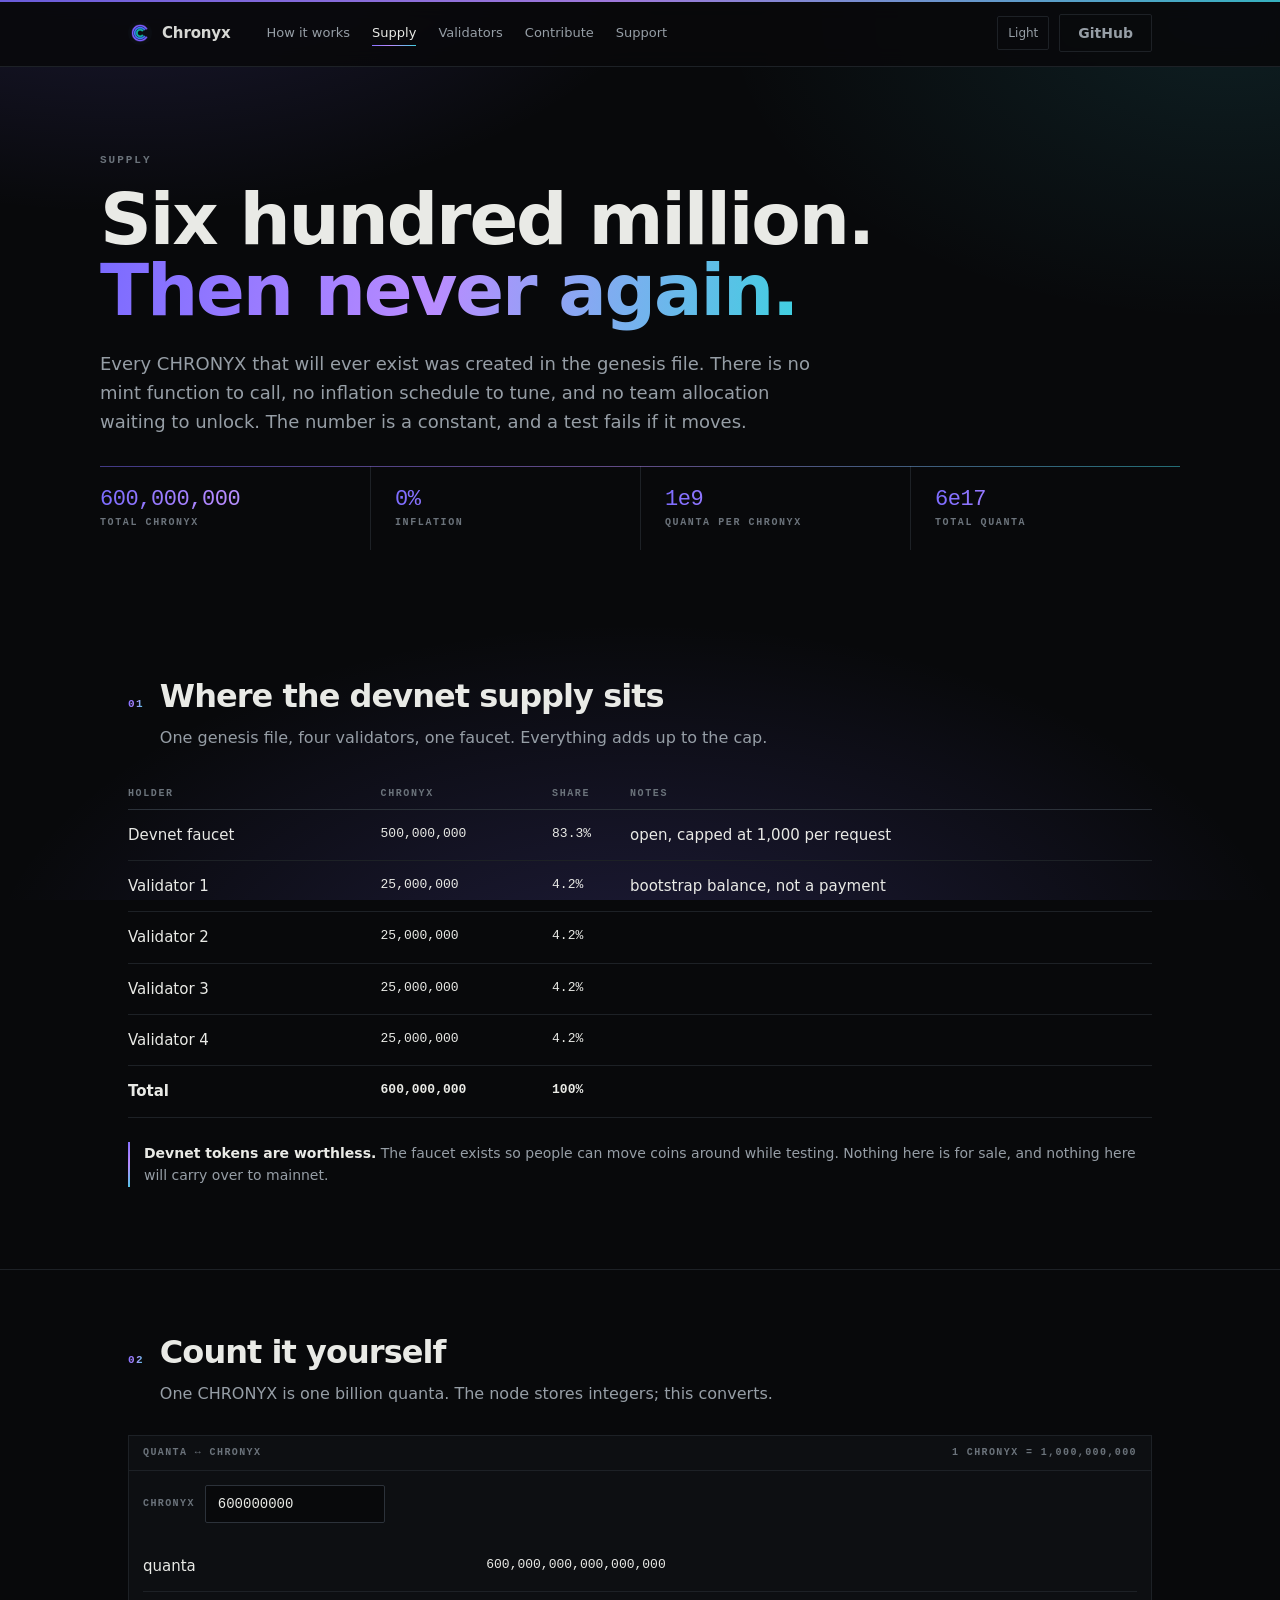
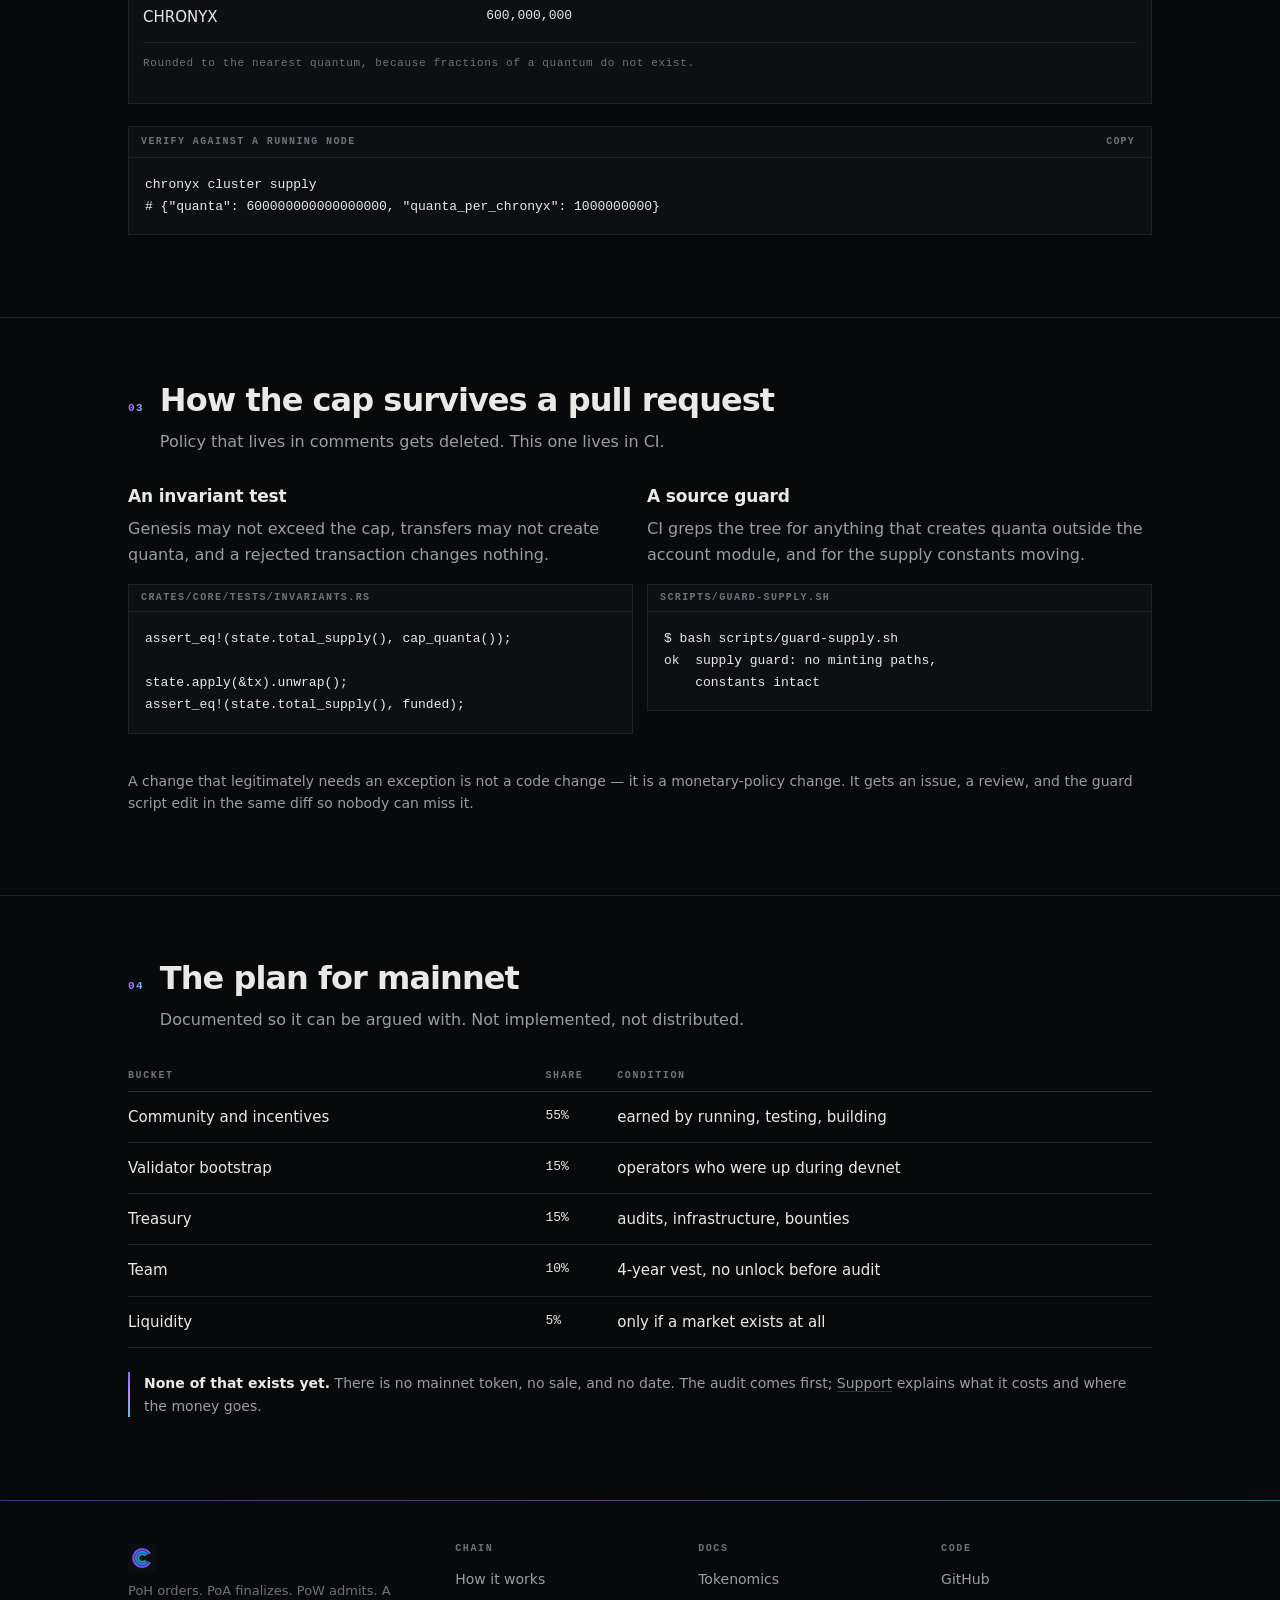
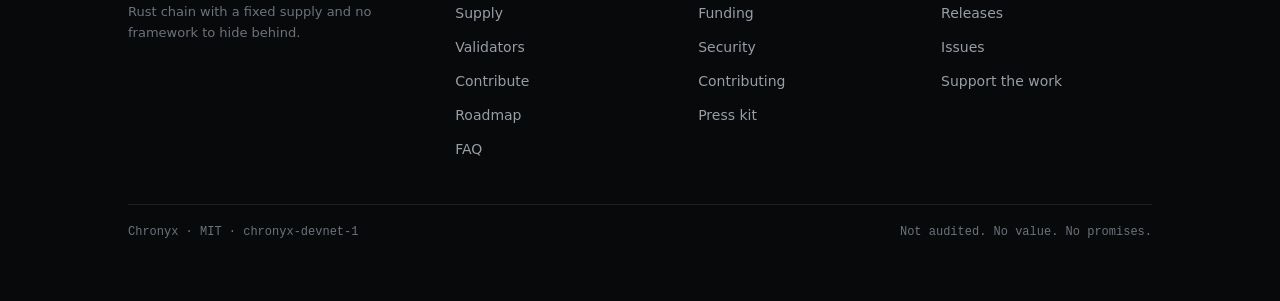
<file: docs/supply.html>
<!doctype html>
<html lang="en" data-theme="dark">
<head>
<meta charset="utf-8">
<meta name="viewport" content="width=device-width, initial-scale=1">
<title>Supply — 600,000,000 CHRONYX, fixed</title>
<meta name="description" content="Chronyx has a fixed supply of 600,000,000 CHRONYX. No inflation, no mint function, no presale. Devnet allocation and the planned mainnet split.">
<link rel="canonical" href="https://hynxilona.github.io/chronyx/supply.html">
<meta name="theme-color" content="#08090b">
<meta property="og:type" content="website">
<meta property="og:site_name" content="Chronyx">
<meta property="og:title" content="Supply — 600,000,000 CHRONYX, fixed">
<meta property="og:description" content="Chronyx has a fixed supply of 600,000,000 CHRONYX. No inflation, no mint function, no presale. Devnet allocation and the planned mainnet split.">
<meta property="og:url" content="https://hynxilona.github.io/chronyx/supply.html">
<meta property="og:image" content="https://hynxilona.github.io/chronyx/assets/chronyx-og.png">
<meta name="twitter:card" content="summary_large_image">
<meta name="twitter:title" content="Supply — 600,000,000 CHRONYX, fixed">
<meta name="twitter:description" content="Chronyx has a fixed supply of 600,000,000 CHRONYX. No inflation, no mint function, no presale. Devnet allocation and the planned mainnet split.">
<meta name="twitter:image" content="https://hynxilona.github.io/chronyx/assets/chronyx-og.png">
<link rel="icon" href="assets/favicon.ico">
<link rel="icon" type="image/png" sizes="32x32" href="assets/favicon-32.png">
<link rel="stylesheet" href="assets/site.css">
</head>
<body data-page="supply">
<a class="skip" href="#main">Skip to content</a>

<header class="site-head">
  <div class="wrap bar">
    <a class="brand" href="./">
      <img class="only-dark" src="assets/chronyx-mark-dark.png" alt="">
      <img class="only-light" src="assets/chronyx-mark-light.png" alt="">
      <span>Chronyx</span>
    </a>
    <nav class="nav" aria-label="Sections">
      <a href="how.html" data-nav="how">How it works</a>
      <a href="supply.html" data-nav="supply">Supply</a>
      <a href="validators.html" data-nav="validators">Validators</a>
      <a href="contribute.html" data-nav="contribute">Contribute</a>
      <a href="support.html" data-nav="support">Support</a>
    </nav>
    <div class="head-actions">
      <details class="menu">
        <summary class="icon-btn" aria-label="Sections">Menu</summary>
        <nav class="menu-panel" aria-label="Sections">
          <a href="how.html">How it works</a>
          <a href="supply.html">Supply</a>
          <a href="validators.html">Validators</a>
          <a href="contribute.html">Contribute</a>
          <a href="support.html">Support</a>
        </nav>
      </details>
      <button class="icon-btn" data-theme-toggle type="button">Light</button>
      <a class="btn ghost" href="https://github.com/hynxilona/chronyx">GitHub</a>
    </div>
  </div>
</header>

<main id="main">

  <div class="wrap hero">
    <p class="eyebrow">Supply</p>
    <h1>Six hundred million.<br><span class="grad-text">Then never again.</span></h1>
    <p class="lede">
      Every CHRONYX that will ever exist was created in the genesis file. There is no
      mint function to call, no inflation schedule to tune, and no team allocation
      waiting to unlock. The number is a constant, and a test fails if it moves.
    </p>
    <div class="facts" style="border-bottom:0">
      <div><b>600,000,000</b><span>total CHRONYX</span></div>
      <div><b>0%</b><span>inflation</span></div>
      <div><b>1e9</b><span>quanta per CHRONYX</span></div>
      <div><b>6e17</b><span>total quanta</span></div>
    </div>
  </div>

  <section>
    <div class="wrap">
      <div class="sec-head">
        <span class="num">01</span>
        <div>
          <h2>Where the devnet supply sits</h2>
          <p>One genesis file, four validators, one faucet. Everything adds up to the cap.</p>
        </div>
      </div>

      <table class="tbl">
        <tr><th>Holder</th><th>CHRONYX</th><th>Share</th><th>Notes</th></tr>
        <tr><td>Devnet faucet</td><td class="mono">500,000,000</td><td class="mono">83.3%</td><td>open, capped at 1,000 per request</td></tr>
        <tr><td>Validator 1</td><td class="mono">25,000,000</td><td class="mono">4.2%</td><td>bootstrap balance, not a payment</td></tr>
        <tr><td>Validator 2</td><td class="mono">25,000,000</td><td class="mono">4.2%</td><td></td></tr>
        <tr><td>Validator 3</td><td class="mono">25,000,000</td><td class="mono">4.2%</td><td></td></tr>
        <tr><td>Validator 4</td><td class="mono">25,000,000</td><td class="mono">4.2%</td><td></td></tr>
        <tr><td><strong>Total</strong></td><td class="mono"><strong>600,000,000</strong></td><td class="mono"><strong>100%</strong></td><td></td></tr>
      </table>

      <p class="note" style="margin-top:22px">
        <strong>Devnet tokens are worthless.</strong> The faucet exists so people can
        move coins around while testing. Nothing here is for sale, and nothing here
        will carry over to mainnet.
      </p>
    </div>
  </section>

  <section>
    <div class="wrap">
      <div class="sec-head">
        <span class="num">02</span>
        <div>
          <h2>Count it yourself</h2>
          <p>One CHRONYX is one billion quanta. The node stores integers; this converts.</p>
        </div>
      </div>

      <div class="demo">
        <div class="demo-head"><span>quanta ↔ CHRONYX</span><span>1 CHRONYX = 1,000,000,000</span></div>
        <div class="demo-body">
          <div class="field">
            <label for="calc-in">CHRONYX</label>
            <input id="calc-in" type="text" inputmode="decimal" value="600000000" aria-describedby="calc-out">
          </div>
          <table class="tbl" style="margin-top:18px">
            <tr><td>quanta</td><td class="mono" id="calc-quanta">—</td></tr>
            <tr><td>CHRONYX</td><td class="mono" id="calc-chronyx">—</td></tr>
          </table>
          <p class="stat" id="calc-out">Rounded to the nearest quantum, because fractions of a quantum do not exist.</p>
        </div>
      </div>

      <div class="code" style="margin-top:22px">
        <div class="code-head"><span>verify against a running node</span><button class="copy" data-copy="c-supply" type="button">copy</button></div>
<pre id="c-supply">chronyx cluster supply
# {"quanta": 600000000000000000, "quanta_per_chronyx": 1000000000}</pre>
      </div>
    </div>
  </section>

  <section>
    <div class="wrap">
      <div class="sec-head">
        <span class="num">03</span>
        <div>
          <h2>How the cap survives a pull request</h2>
          <p>Policy that lives in comments gets deleted. This one lives in CI.</p>
        </div>
      </div>

      <div class="grid-2">
        <div>
          <h3>An invariant test</h3>
          <p class="quiet">Genesis may not exceed the cap, transfers may not create
          quanta, and a rejected transaction changes nothing.</p>
          <div class="code">
            <div class="code-head"><span>crates/core/tests/invariants.rs</span></div>
<pre>assert_eq!(state.total_supply(), cap_quanta());

state.apply(&amp;tx).unwrap();
assert_eq!(state.total_supply(), funded);</pre>
          </div>
        </div>
        <div>
          <h3>A source guard</h3>
          <p class="quiet">CI greps the tree for anything that creates quanta outside
          the account module, and for the supply constants moving.</p>
          <div class="code">
            <div class="code-head"><span>scripts/guard-supply.sh</span></div>
<pre>$ bash scripts/guard-supply.sh
ok  supply guard: no minting paths,
    constants intact</pre>
          </div>
        </div>
      </div>
      <p class="small quiet" style="margin-top:18px">
        A change that legitimately needs an exception is not a code change — it is a
        monetary-policy change. It gets an issue, a review, and the guard script edit
        in the same diff so nobody can miss it.
      </p>
    </div>
  </section>

  <section>
    <div class="wrap">
      <div class="sec-head">
        <span class="num">04</span>
        <div>
          <h2>The plan for mainnet</h2>
          <p>Documented so it can be argued with. Not implemented, not distributed.</p>
        </div>
      </div>

      <table class="tbl">
        <tr><th>Bucket</th><th>Share</th><th>Condition</th></tr>
        <tr><td>Community and incentives</td><td class="mono">55%</td><td>earned by running, testing, building</td></tr>
        <tr><td>Validator bootstrap</td><td class="mono">15%</td><td>operators who were up during devnet</td></tr>
        <tr><td>Treasury</td><td class="mono">15%</td><td>audits, infrastructure, bounties</td></tr>
        <tr><td>Team</td><td class="mono">10%</td><td>4-year vest, no unlock before audit</td></tr>
        <tr><td>Liquidity</td><td class="mono">5%</td><td>only if a market exists at all</td></tr>
      </table>

      <p class="note" style="margin-top:22px">
        <strong>None of that exists yet.</strong> There is no mainnet token, no sale, and
        no date. The audit comes first; <a href="support.html">Support</a> explains what
        it costs and where the money goes.
      </p>
    </div>
  </section>

</main>

<footer class="site-foot">
  <div class="wrap">
    <div class="foot-grid">
      <div>
        <img class="only-dark" src="assets/chronyx-mark-dark.png" width="28" alt="">
        <img class="only-light" src="assets/chronyx-mark-light.png" width="28" alt="">
        <p class="fine">PoH orders. PoA finalizes. PoW admits. A Rust chain with a fixed
        supply and no framework to hide behind.</p>
      </div>
      <div>
        <h4>Chain</h4>
        <ul>
          <li><a href="how.html">How it works</a></li>
          <li><a href="supply.html">Supply</a></li>
          <li><a href="validators.html">Validators</a></li>
          <li><a href="contribute.html">Contribute</a></li>
          <li><a href="roadmap.html">Roadmap</a></li>
          <li><a href="faq.html">FAQ</a></li>
        </ul>
      </div>
      <div>
        <h4>Docs</h4>
        <ul>
          <li><a href="https://github.com/hynxilona/chronyx/blob/main/docs/TOKENOMICS.md">Tokenomics</a></li>
          <li><a href="https://github.com/hynxilona/chronyx/blob/main/docs/FUNDING.md">Funding</a></li>
          <li><a href="https://github.com/hynxilona/chronyx/blob/main/SECURITY.md">Security</a></li>
          <li><a href="https://github.com/hynxilona/chronyx/blob/main/CONTRIBUTING.md">Contributing</a></li>
          <li><a href="press.html">Press kit</a></li>
        </ul>
      </div>
      <div>
        <h4>Code</h4>
        <ul>
          <li><a href="https://github.com/hynxilona/chronyx">GitHub</a></li>
          <li><a href="https://github.com/hynxilona/chronyx/releases">Releases</a></li>
          <li><a href="https://github.com/hynxilona/chronyx/issues">Issues</a></li>
          <li><a href="support.html">Support the work</a></li>
        </ul>
      </div>
    </div>
    <div class="foot-base">
      <span>Chronyx · MIT · chronyx-devnet-1</span>
      <span>Not audited. No value. No promises.</span>
    </div>
  </div>
</footer>

<script src="assets/site.js"></script>
</body>
</html>
</file>
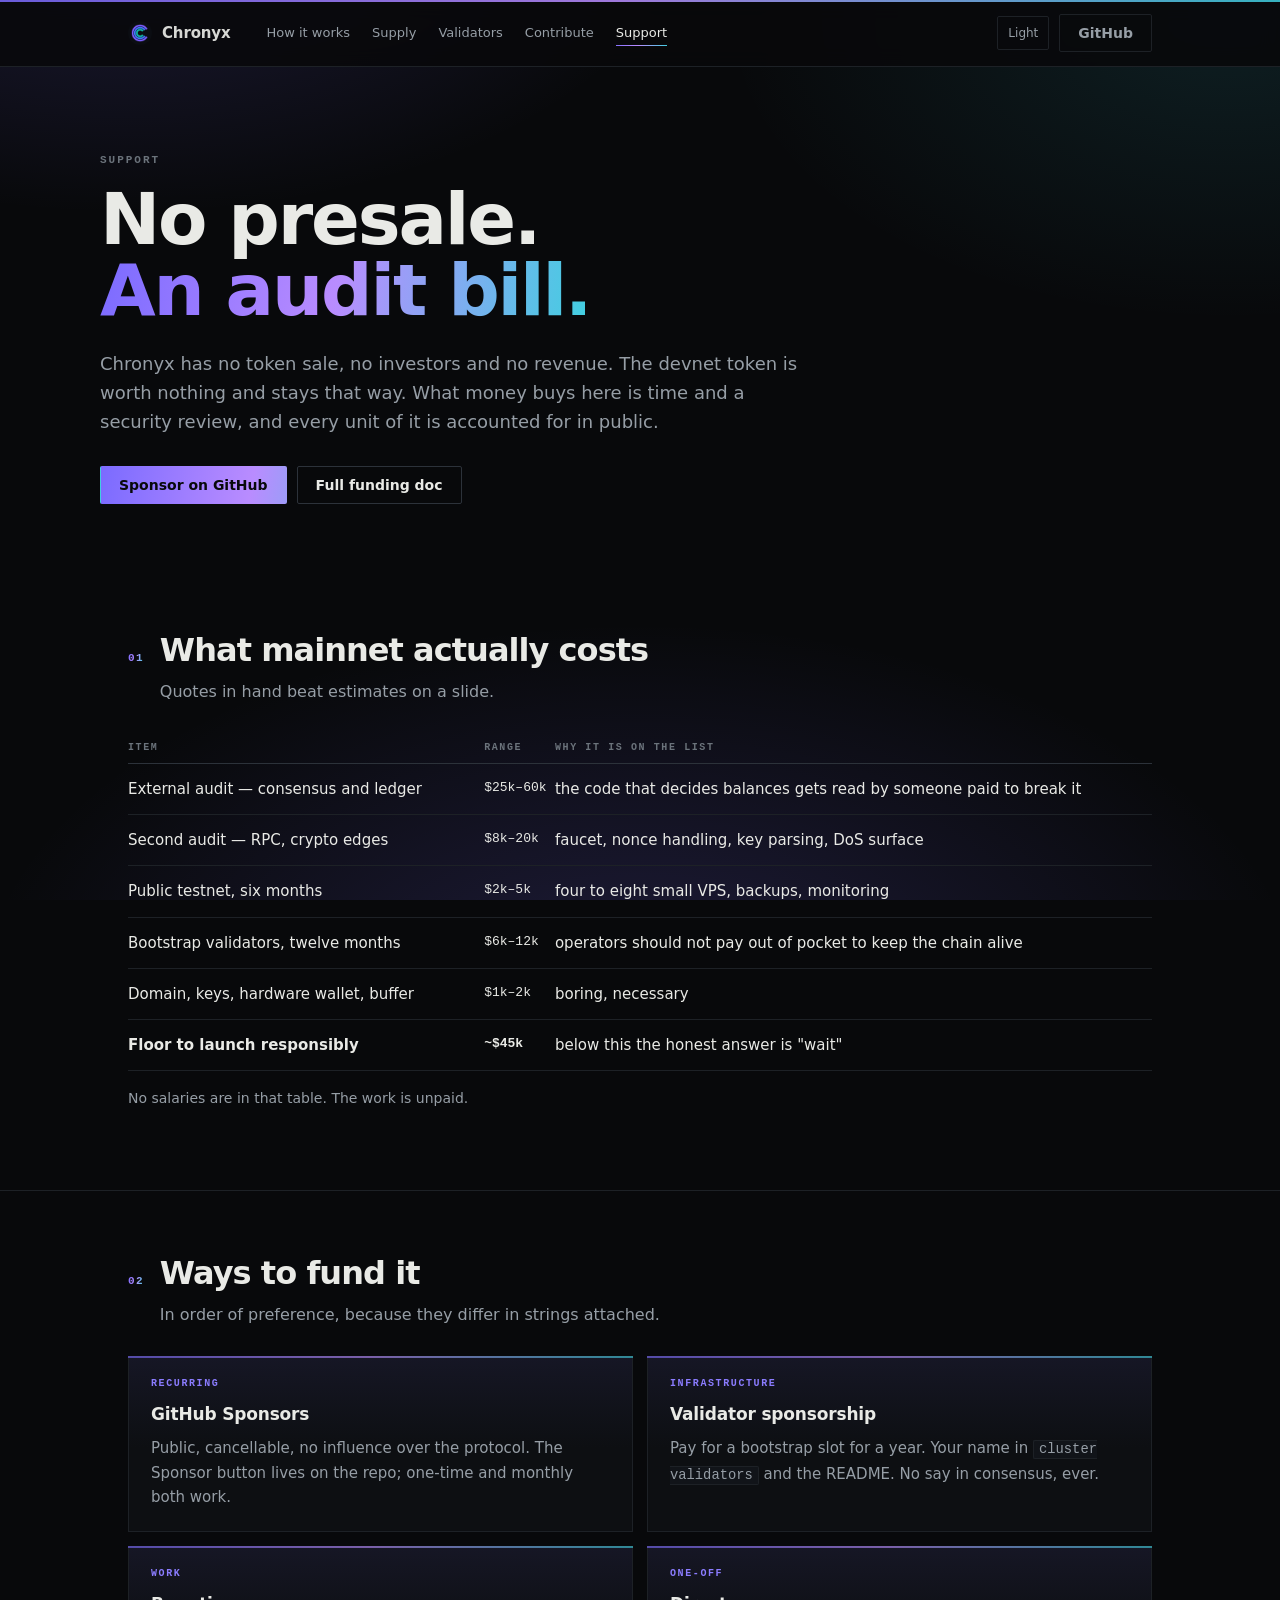
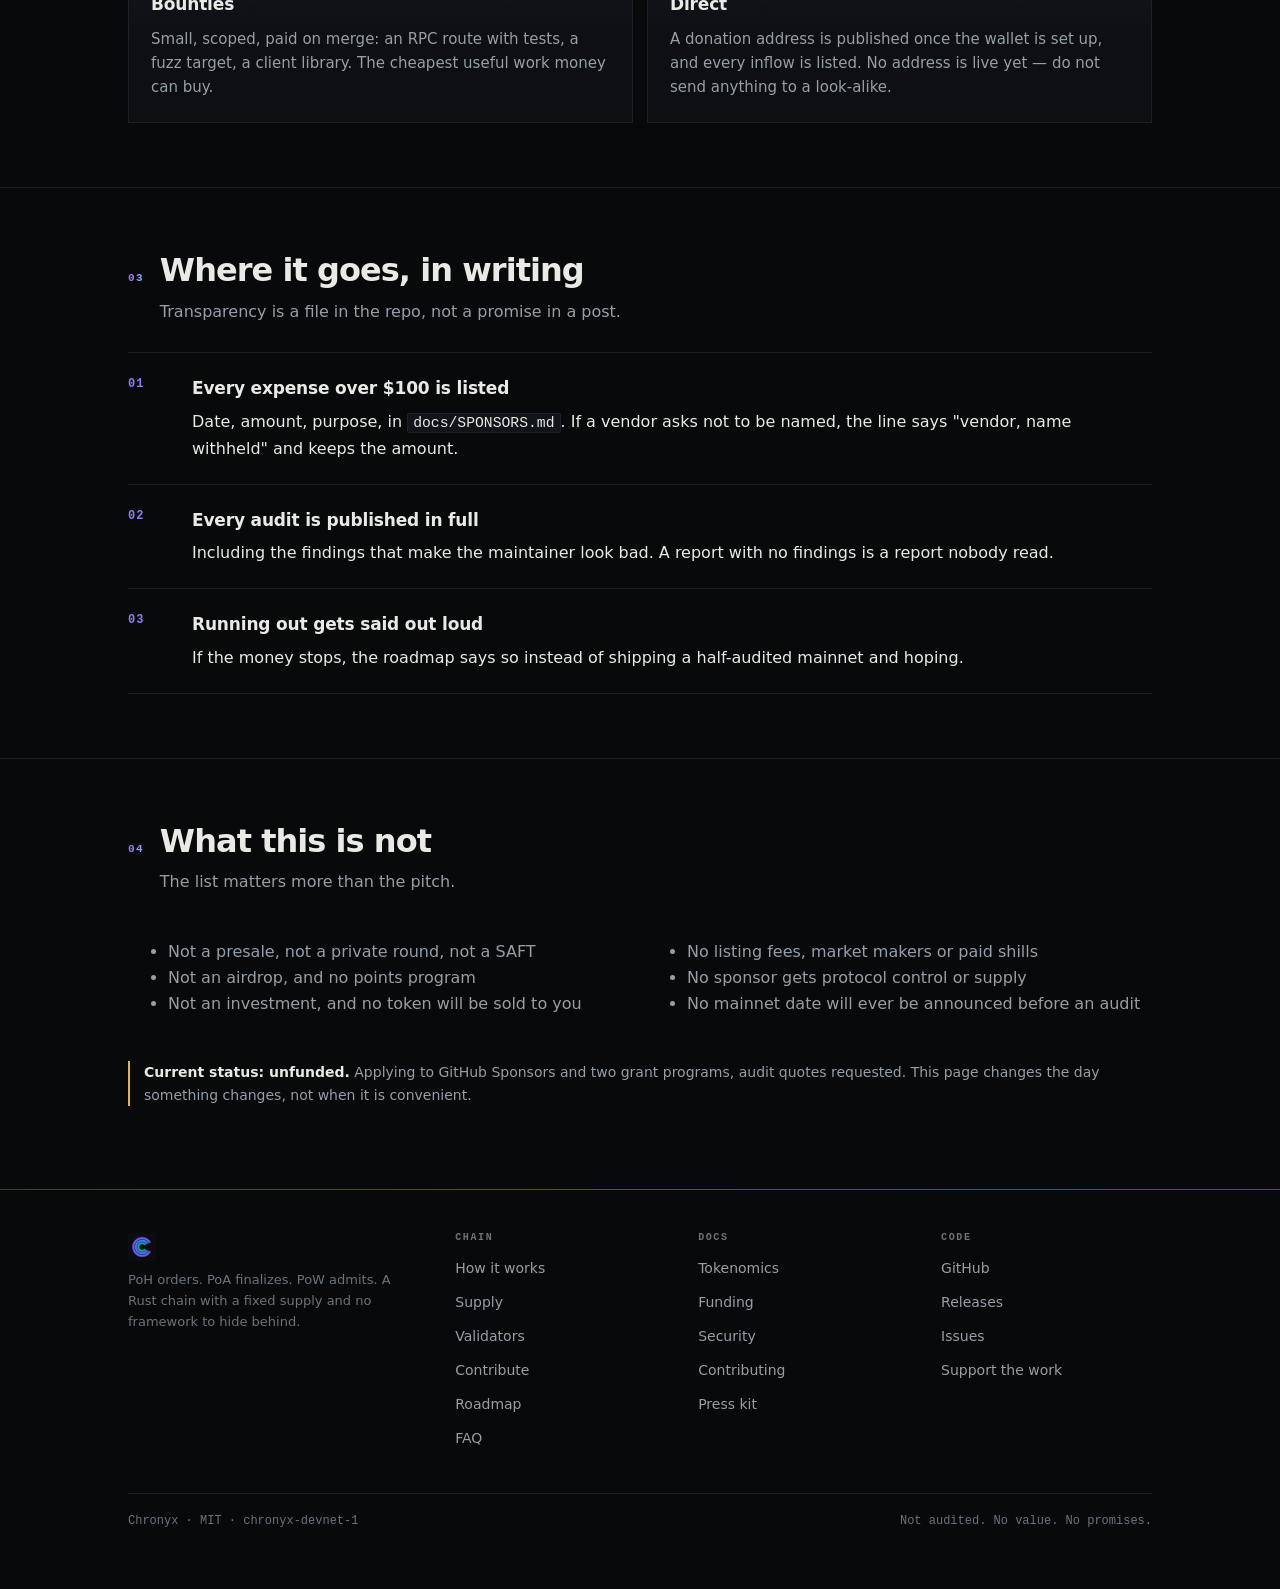
<file: docs/support.html>
<!doctype html>
<html lang="en" data-theme="dark">
<head>
<meta charset="utf-8">
<meta name="viewport" content="width=device-width, initial-scale=1">
<title>Support — fund the audit, not a token</title>
<meta name="description" content="Chronyx has no presale and no token sale. Funding goes to an external consensus audit, testnet infrastructure and twelve months of bootstrap validators.">
<link rel="canonical" href="https://hynxilona.github.io/chronyx/support.html">
<meta name="theme-color" content="#08090b">
<meta property="og:type" content="website">
<meta property="og:site_name" content="Chronyx">
<meta property="og:title" content="Support — fund the audit, not a token">
<meta property="og:description" content="Chronyx has no presale and no token sale. Funding goes to an external consensus audit, testnet infrastructure and twelve months of bootstrap validators.">
<meta property="og:url" content="https://hynxilona.github.io/chronyx/support.html">
<meta property="og:image" content="https://hynxilona.github.io/chronyx/assets/chronyx-og.png">
<meta name="twitter:card" content="summary_large_image">
<meta name="twitter:title" content="Support — fund the audit, not a token">
<meta name="twitter:description" content="Chronyx has no presale and no token sale. Funding goes to an external consensus audit, testnet infrastructure and twelve months of bootstrap validators.">
<meta name="twitter:image" content="https://hynxilona.github.io/chronyx/assets/chronyx-og.png">
<link rel="icon" href="assets/favicon.ico">
<link rel="icon" type="image/png" sizes="32x32" href="assets/favicon-32.png">
<link rel="stylesheet" href="assets/site.css">
</head>
<body data-page="support">
<a class="skip" href="#main">Skip to content</a>

<header class="site-head">
  <div class="wrap bar">
    <a class="brand" href="./">
      <img class="only-dark" src="assets/chronyx-mark-dark.png" alt="">
      <img class="only-light" src="assets/chronyx-mark-light.png" alt="">
      <span>Chronyx</span>
    </a>
    <nav class="nav" aria-label="Sections">
      <a href="how.html" data-nav="how">How it works</a>
      <a href="supply.html" data-nav="supply">Supply</a>
      <a href="validators.html" data-nav="validators">Validators</a>
      <a href="contribute.html" data-nav="contribute">Contribute</a>
      <a href="support.html" data-nav="support">Support</a>
    </nav>
    <div class="head-actions">
      <details class="menu">
        <summary class="icon-btn" aria-label="Sections">Menu</summary>
        <nav class="menu-panel" aria-label="Sections">
          <a href="how.html">How it works</a>
          <a href="supply.html">Supply</a>
          <a href="validators.html">Validators</a>
          <a href="contribute.html">Contribute</a>
          <a href="support.html">Support</a>
        </nav>
      </details>
      <button class="icon-btn" data-theme-toggle type="button">Light</button>
      <a class="btn ghost" href="https://github.com/hynxilona/chronyx">GitHub</a>
    </div>
  </div>
</header>

<main id="main">

  <div class="wrap hero">
    <p class="eyebrow">Support</p>
    <h1>No presale.<br><span class="grad-text">An audit bill.</span></h1>
    <p class="lede">
      Chronyx has no token sale, no investors and no revenue. The devnet token is
      worth nothing and stays that way. What money buys here is time and a
      security review, and every unit of it is accounted for in public.
    </p>
    <div class="actions">
      <a class="btn primary" href="https://github.com/sponsors/hynxilona">Sponsor on GitHub</a>
      <a class="btn" href="https://github.com/hynxilona/chronyx/blob/main/docs/FUNDING.md">Full funding doc</a>
    </div>
  </div>

  <section>
    <div class="wrap">
      <div class="sec-head">
        <span class="num">01</span>
        <div>
          <h2>What mainnet actually costs</h2>
          <p>Quotes in hand beat estimates on a slide.</p>
        </div>
      </div>

      <table class="tbl">
        <tr><th>Item</th><th>Range</th><th>Why it is on the list</th></tr>
        <tr><td>External audit — consensus and ledger</td><td class="mono">$25k–60k</td><td>the code that decides balances gets read by someone paid to break it</td></tr>
        <tr><td>Second audit — RPC, crypto edges</td><td class="mono">$8k–20k</td><td>faucet, nonce handling, key parsing, DoS surface</td></tr>
        <tr><td>Public testnet, six months</td><td class="mono">$2k–5k</td><td>four to eight small VPS, backups, monitoring</td></tr>
        <tr><td>Bootstrap validators, twelve months</td><td class="mono">$6k–12k</td><td>operators should not pay out of pocket to keep the chain alive</td></tr>
        <tr><td>Domain, keys, hardware wallet, buffer</td><td class="mono">$1k–2k</td><td>boring, necessary</td></tr>
        <tr><td><strong>Floor to launch responsibly</strong></td><td class="mono"><strong>~$45k</strong></td><td>below this the honest answer is "wait"</td></tr>
      </table>

      <p class="small quiet" style="margin-top:16px">No salaries are in that table. The work is unpaid.</p>
    </div>
  </section>

  <section>
    <div class="wrap">
      <div class="sec-head">
        <span class="num">02</span>
        <div>
          <h2>Ways to fund it</h2>
          <p>In order of preference, because they differ in strings attached.</p>
        </div>
      </div>

      <div class="grid-2">
        <div class="panel">
          <span class="tag">Recurring</span>
          <h3>GitHub Sponsors</h3>
          <p>Public, cancellable, no influence over the protocol. The Sponsor button
          lives on the repo; one-time and monthly both work.</p>
        </div>
        <div class="panel">
          <span class="tag">Infrastructure</span>
          <h3>Validator sponsorship</h3>
          <p>Pay for a bootstrap slot for a year. Your name in
          <code>cluster validators</code> and the README. No say in consensus, ever.</p>
        </div>
        <div class="panel">
          <span class="tag">Work</span>
          <h3>Bounties</h3>
          <p>Small, scoped, paid on merge: an RPC route with tests, a fuzz target, a
          client library. The cheapest useful work money can buy.</p>
        </div>
        <div class="panel">
          <span class="tag">One-off</span>
          <h3>Direct</h3>
          <p>A donation address is published once the wallet is set up, and every
          inflow is listed. No address is live yet — do not send anything to a
          look-alike.</p>
        </div>
      </div>
    </div>
  </section>

  <section>
    <div class="wrap">
      <div class="sec-head">
        <span class="num">03</span>
        <div>
          <h2>Where it goes, in writing</h2>
          <p>Transparency is a file in the repo, not a promise in a post.</p>
        </div>
      </div>

      <ul class="steps">
        <li>
          <div>
            <h3>Every expense over $100 is listed</h3>
            <p>Date, amount, purpose, in <code>docs/SPONSORS.md</code>. If a vendor
            asks not to be named, the line says "vendor, name withheld" and keeps the
            amount.</p>
          </div>
        </li>
        <li>
          <div>
            <h3>Every audit is published in full</h3>
            <p>Including the findings that make the maintainer look bad. A report with
            no findings is a report nobody read.</p>
          </div>
        </li>
        <li>
          <div>
            <h3>Running out gets said out loud</h3>
            <p>If the money stops, the roadmap says so instead of shipping a
            half-audited mainnet and hoping.</p>
          </div>
        </li>
      </ul>
    </div>
  </section>

  <section>
    <div class="wrap">
      <div class="sec-head">
        <span class="num">04</span>
        <div>
          <h2>What this is not</h2>
          <p>The list matters more than the pitch.</p>
        </div>
      </div>

      <div class="grid-2">
        <ul class="quiet">
          <li>Not a presale, not a private round, not a SAFT</li>
          <li>Not an airdrop, and no points program</li>
          <li>Not an investment, and no token will be sold to you</li>
        </ul>
        <ul class="quiet">
          <li>No listing fees, market makers or paid shills</li>
          <li>No sponsor gets protocol control or supply</li>
          <li>No mainnet date will ever be announced before an audit</li>
        </ul>
      </div>

      <p class="note warn" style="margin-top:26px">
        <strong>Current status: unfunded.</strong> Applying to GitHub Sponsors and two
        grant programs, audit quotes requested. This page changes the day something
        changes, not when it is convenient.
      </p>
    </div>
  </section>

</main>

<footer class="site-foot">
  <div class="wrap">
    <div class="foot-grid">
      <div>
        <img class="only-dark" src="assets/chronyx-mark-dark.png" width="28" alt="">
        <img class="only-light" src="assets/chronyx-mark-light.png" width="28" alt="">
        <p class="fine">PoH orders. PoA finalizes. PoW admits. A Rust chain with a fixed
        supply and no framework to hide behind.</p>
      </div>
      <div>
        <h4>Chain</h4>
        <ul>
          <li><a href="how.html">How it works</a></li>
          <li><a href="supply.html">Supply</a></li>
          <li><a href="validators.html">Validators</a></li>
          <li><a href="contribute.html">Contribute</a></li>
          <li><a href="roadmap.html">Roadmap</a></li>
          <li><a href="faq.html">FAQ</a></li>
        </ul>
      </div>
      <div>
        <h4>Docs</h4>
        <ul>
          <li><a href="https://github.com/hynxilona/chronyx/blob/main/docs/TOKENOMICS.md">Tokenomics</a></li>
          <li><a href="https://github.com/hynxilona/chronyx/blob/main/docs/FUNDING.md">Funding</a></li>
          <li><a href="https://github.com/hynxilona/chronyx/blob/main/SECURITY.md">Security</a></li>
          <li><a href="https://github.com/hynxilona/chronyx/blob/main/CONTRIBUTING.md">Contributing</a></li>
          <li><a href="press.html">Press kit</a></li>
        </ul>
      </div>
      <div>
        <h4>Code</h4>
        <ul>
          <li><a href="https://github.com/hynxilona/chronyx">GitHub</a></li>
          <li><a href="https://github.com/hynxilona/chronyx/releases">Releases</a></li>
          <li><a href="https://github.com/hynxilona/chronyx/issues">Issues</a></li>
          <li><a href="support.html">Support the work</a></li>
        </ul>
      </div>
    </div>
    <div class="foot-base">
      <span>Chronyx · MIT · chronyx-devnet-1</span>
      <span>Not audited. No value. No promises.</span>
    </div>
  </div>
</footer>

<script src="assets/site.js"></script>
</body>
</html>
</file>
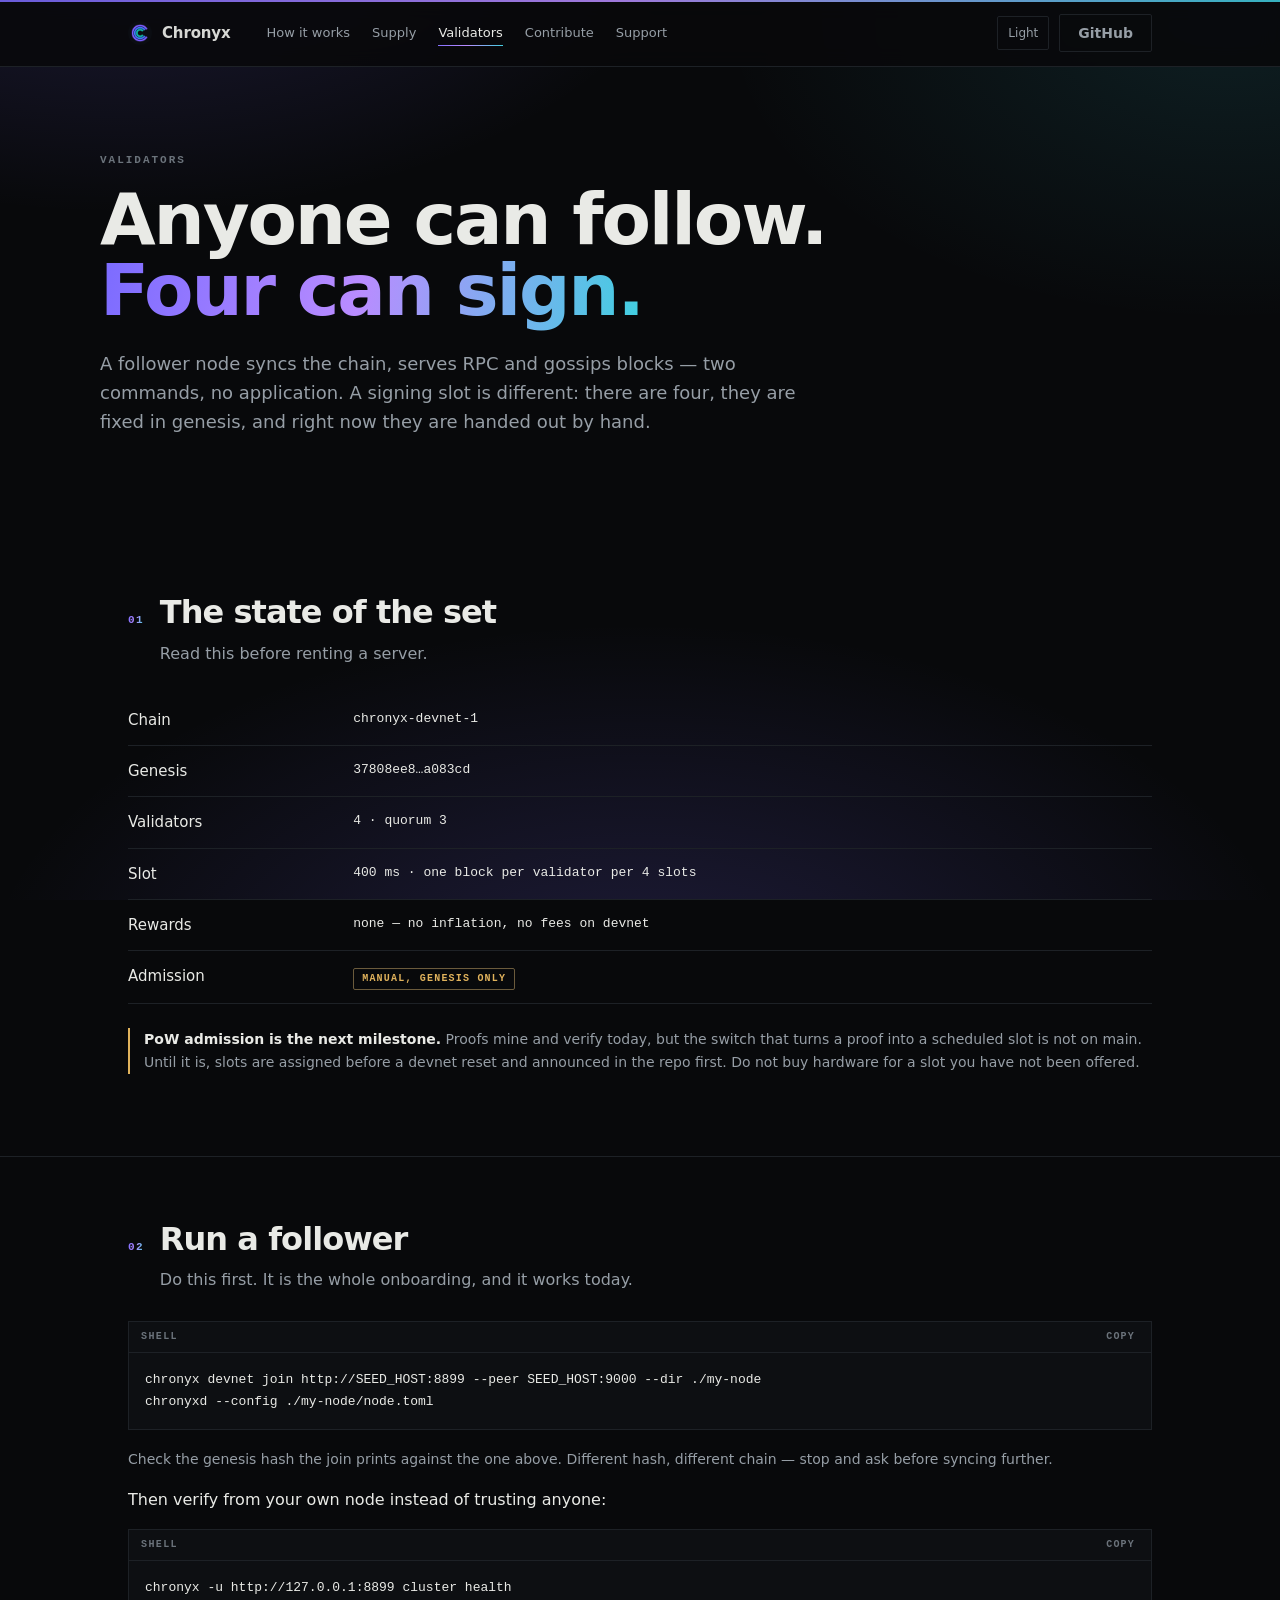
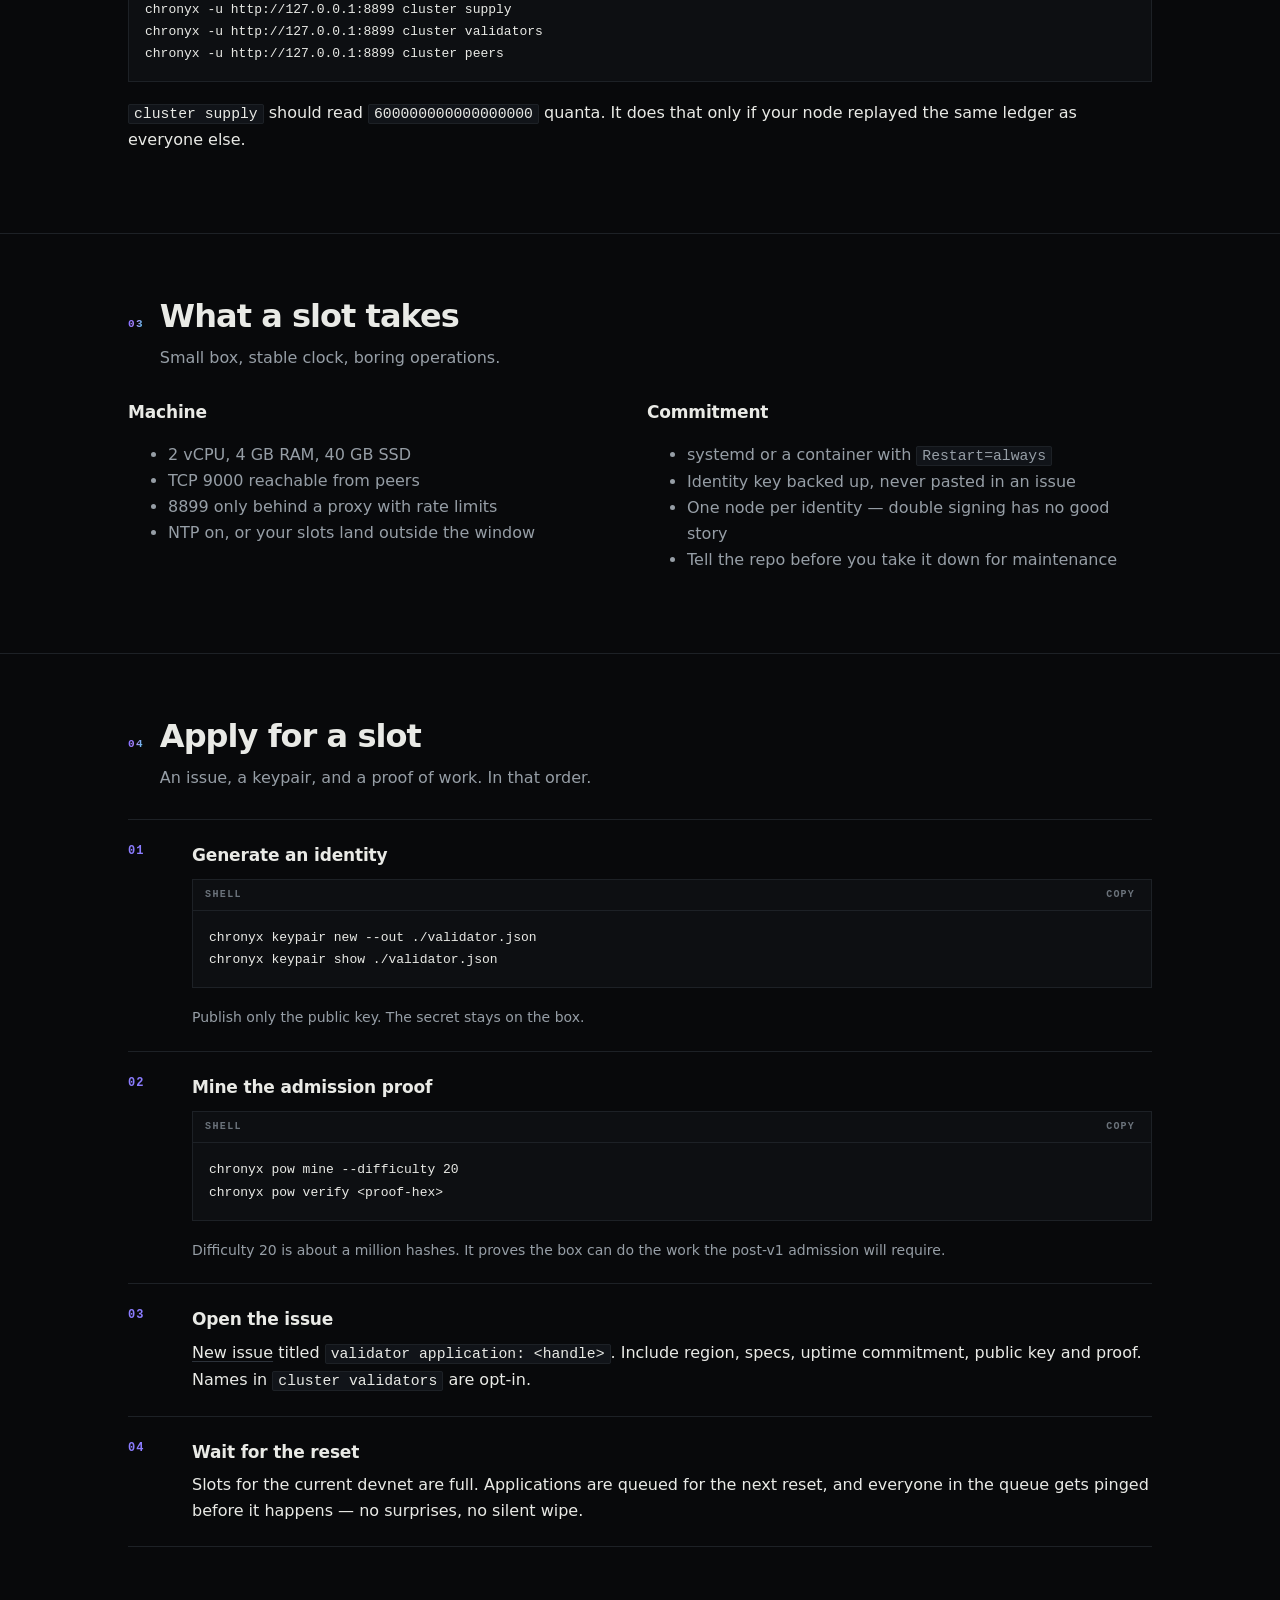
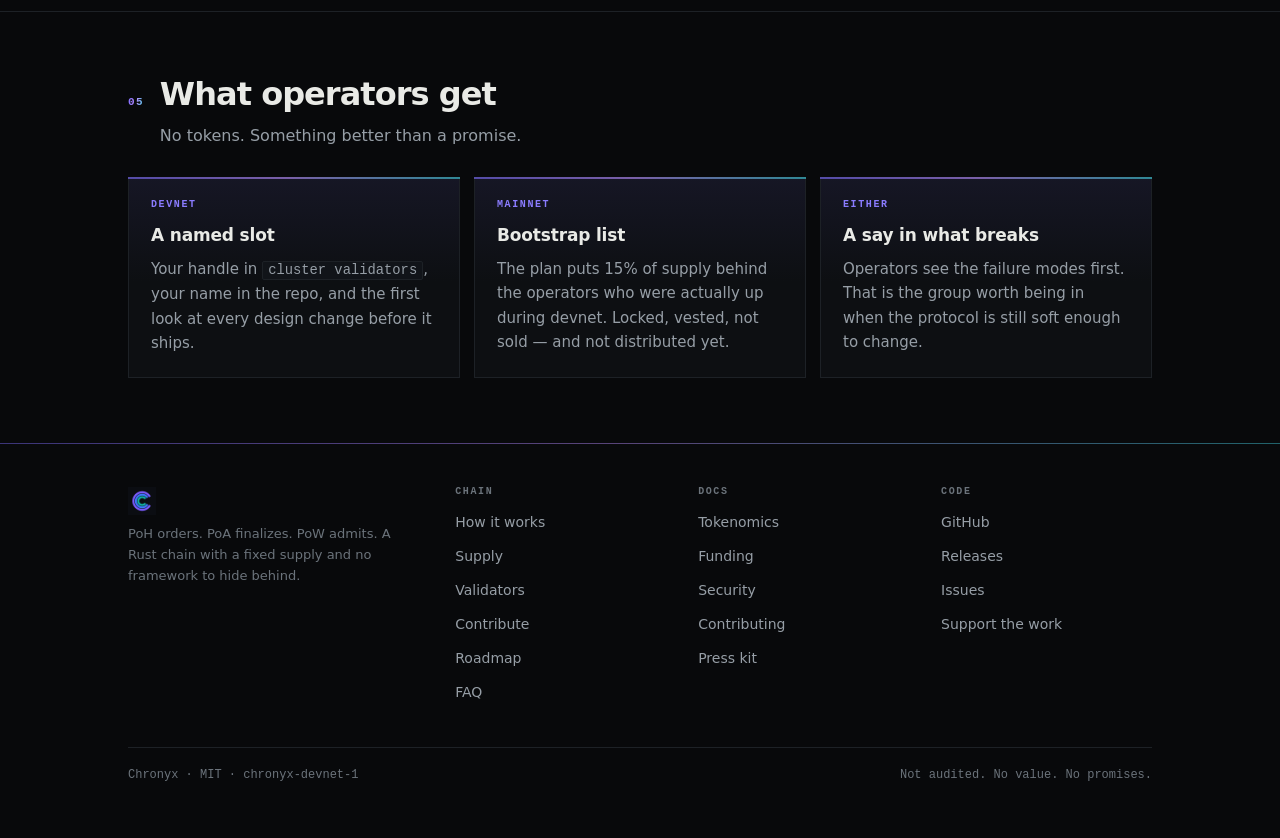
<file: docs/validators.html>
<!doctype html>
<html lang="en" data-theme="dark">
<head>
<meta charset="utf-8">
<meta name="viewport" content="width=device-width, initial-scale=1">
<title>Validators — run a node, apply for a slot</title>
<meta name="description" content="Run a Chronyx follower node in two commands, then apply for a signing slot. Hardware, ports, PoW proofs and operating notes.">
<link rel="canonical" href="https://hynxilona.github.io/chronyx/validators.html">
<meta name="theme-color" content="#08090b">
<meta property="og:type" content="website">
<meta property="og:site_name" content="Chronyx">
<meta property="og:title" content="Validators — run a node, apply for a slot">
<meta property="og:description" content="Run a Chronyx follower node in two commands, then apply for a signing slot. Hardware, ports, PoW proofs and operating notes.">
<meta property="og:url" content="https://hynxilona.github.io/chronyx/validators.html">
<meta property="og:image" content="https://hynxilona.github.io/chronyx/assets/chronyx-og.png">
<meta name="twitter:card" content="summary_large_image">
<meta name="twitter:title" content="Validators — run a node, apply for a slot">
<meta name="twitter:description" content="Run a Chronyx follower node in two commands, then apply for a signing slot. Hardware, ports, PoW proofs and operating notes.">
<meta name="twitter:image" content="https://hynxilona.github.io/chronyx/assets/chronyx-og.png">
<link rel="icon" href="assets/favicon.ico">
<link rel="icon" type="image/png" sizes="32x32" href="assets/favicon-32.png">
<link rel="stylesheet" href="assets/site.css">
</head>
<body data-page="validators">
<a class="skip" href="#main">Skip to content</a>

<header class="site-head">
  <div class="wrap bar">
    <a class="brand" href="./">
      <img class="only-dark" src="assets/chronyx-mark-dark.png" alt="">
      <img class="only-light" src="assets/chronyx-mark-light.png" alt="">
      <span>Chronyx</span>
    </a>
    <nav class="nav" aria-label="Sections">
      <a href="how.html" data-nav="how">How it works</a>
      <a href="supply.html" data-nav="supply">Supply</a>
      <a href="validators.html" data-nav="validators">Validators</a>
      <a href="contribute.html" data-nav="contribute">Contribute</a>
      <a href="support.html" data-nav="support">Support</a>
    </nav>
    <div class="head-actions">
      <details class="menu">
        <summary class="icon-btn" aria-label="Sections">Menu</summary>
        <nav class="menu-panel" aria-label="Sections">
          <a href="how.html">How it works</a>
          <a href="supply.html">Supply</a>
          <a href="validators.html">Validators</a>
          <a href="contribute.html">Contribute</a>
          <a href="support.html">Support</a>
        </nav>
      </details>
      <button class="icon-btn" data-theme-toggle type="button">Light</button>
      <a class="btn ghost" href="https://github.com/hynxilona/chronyx">GitHub</a>
    </div>
  </div>
</header>

<main id="main">

  <div class="wrap hero">
    <p class="eyebrow">Validators</p>
    <h1>Anyone can follow.<br><span class="grad-text">Four can sign.</span></h1>
    <p class="lede">
      A follower node syncs the chain, serves RPC and gossips blocks — two commands,
      no application. A signing slot is different: there are four, they are fixed in
      genesis, and right now they are handed out by hand.
    </p>
  </div>

  <section>
    <div class="wrap">
      <div class="sec-head">
        <span class="num">01</span>
        <div>
          <h2>The state of the set</h2>
          <p>Read this before renting a server.</p>
        </div>
      </div>

      <table class="tbl">
        <tr><td>Chain</td><td class="mono">chronyx-devnet-1</td></tr>
        <tr><td>Genesis</td><td class="mono">37808ee8…a083cd</td></tr>
        <tr><td>Validators</td><td class="mono">4 · quorum 3</td></tr>
        <tr><td>Slot</td><td class="mono">400 ms · one block per validator per 4 slots</td></tr>
        <tr><td>Rewards</td><td class="mono">none — no inflation, no fees on devnet</td></tr>
        <tr><td>Admission</td><td><span class="pill warn">manual, genesis only</span></td></tr>
      </table>

      <p class="note warn" style="margin-top:22px">
        <strong>PoW admission is the next milestone.</strong> Proofs mine and verify
        today, but the switch that turns a proof into a scheduled slot is not on main.
        Until it is, slots are assigned before a devnet reset and announced in the repo
        first. Do not buy hardware for a slot you have not been offered.
      </p>
    </div>
  </section>

  <section>
    <div class="wrap">
      <div class="sec-head">
        <span class="num">02</span>
        <div>
          <h2>Run a follower</h2>
          <p>Do this first. It is the whole onboarding, and it works today.</p>
        </div>
      </div>

      <div class="code">
        <div class="code-head"><span>shell</span><button class="copy" data-copy="c-join" type="button">copy</button></div>
<pre id="c-join">chronyx devnet join http://SEED_HOST:8899 --peer SEED_HOST:9000 --dir ./my-node
chronyxd --config ./my-node/node.toml</pre>
      </div>

      <p class="quiet small">Check the genesis hash the join prints against the one above.
      Different hash, different chain — stop and ask before syncing further.</p>

      <p>Then verify from your own node instead of trusting anyone:</p>

      <div class="code">
        <div class="code-head"><span>shell</span><button class="copy" data-copy="c-check" type="button">copy</button></div>
<pre id="c-check">chronyx -u http://127.0.0.1:8899 cluster health
chronyx -u http://127.0.0.1:8899 cluster supply
chronyx -u http://127.0.0.1:8899 cluster validators
chronyx -u http://127.0.0.1:8899 cluster peers</pre>
      </div>

      <p><code>cluster supply</code> should read <code>600000000000000000</code> quanta. It
      does that only if your node replayed the same ledger as everyone else.</p>
    </div>
  </section>

  <section>
    <div class="wrap">
      <div class="sec-head">
        <span class="num">03</span>
        <div>
          <h2>What a slot takes</h2>
          <p>Small box, stable clock, boring operations.</p>
        </div>
      </div>

      <div class="grid-2">
        <div>
          <h3>Machine</h3>
          <ul class="quiet">
            <li>2 vCPU, 4 GB RAM, 40 GB SSD</li>
            <li>TCP 9000 reachable from peers</li>
            <li>8899 only behind a proxy with rate limits</li>
            <li>NTP on, or your slots land outside the window</li>
          </ul>
        </div>
        <div>
          <h3>Commitment</h3>
          <ul class="quiet">
            <li>systemd or a container with <code>Restart=always</code></li>
            <li>Identity key backed up, never pasted in an issue</li>
            <li>One node per identity — double signing has no good story</li>
            <li>Tell the repo before you take it down for maintenance</li>
          </ul>
        </div>
      </div>
    </div>
  </section>

  <section>
    <div class="wrap">
      <div class="sec-head">
        <span class="num">04</span>
        <div>
          <h2>Apply for a slot</h2>
          <p>An issue, a keypair, and a proof of work. In that order.</p>
        </div>
      </div>

      <ol class="steps">
        <li>
          <div>
            <h3>Generate an identity</h3>
            <div class="code" style="margin-top:10px">
              <div class="code-head"><span>shell</span><button class="copy" data-copy="c-key" type="button">copy</button></div>
<pre id="c-key">chronyx keypair new --out ./validator.json
chronyx keypair show ./validator.json</pre>
            </div>
            <p class="quiet small">Publish only the public key. The secret stays on the box.</p>
          </div>
        </li>
        <li>
          <div>
            <h3>Mine the admission proof</h3>
            <div class="code" style="margin-top:10px">
              <div class="code-head"><span>shell</span><button class="copy" data-copy="c-pow" type="button">copy</button></div>
<pre id="c-pow">chronyx pow mine --difficulty 20
chronyx pow verify &lt;proof-hex&gt;</pre>
            </div>
            <p class="quiet small">Difficulty 20 is about a million hashes. It proves the box can do
            the work the post-v1 admission will require.</p>
          </div>
        </li>
        <li>
          <div>
            <h3>Open the issue</h3>
            <p><a href="https://github.com/hynxilona/chronyx/issues/new">New issue</a> titled
            <code>validator application: &lt;handle&gt;</code>. Include region, specs,
            uptime commitment, public key and proof. Names in <code>cluster validators</code>
            are opt-in.</p>
          </div>
        </li>
        <li>
          <div>
            <h3>Wait for the reset</h3>
            <p>Slots for the current devnet are full. Applications are queued for the next
            reset, and everyone in the queue gets pinged before it happens — no surprises,
            no silent wipe.</p>
          </div>
        </li>
      </ol>
    </div>
  </section>

  <section>
    <div class="wrap">
      <div class="sec-head">
        <span class="num">05</span>
        <div>
          <h2>What operators get</h2>
          <p>No tokens. Something better than a promise.</p>
        </div>
      </div>

      <div class="grid-3">
        <div class="panel">
          <span class="tag">Devnet</span>
          <h3>A named slot</h3>
          <p>Your handle in <code>cluster validators</code>, your name in the repo, and the
          first look at every design change before it ships.</p>
        </div>
        <div class="panel">
          <span class="tag">Mainnet</span>
          <h3>Bootstrap list</h3>
          <p>The plan puts 15% of supply behind the operators who were actually up during
          devnet. Locked, vested, not sold — and not distributed yet.</p>
        </div>
        <div class="panel">
          <span class="tag">Either</span>
          <h3>A say in what breaks</h3>
          <p>Operators see the failure modes first. That is the group worth being in when
          the protocol is still soft enough to change.</p>
        </div>
      </div>
    </div>
  </section>

</main>

<footer class="site-foot">
  <div class="wrap">
    <div class="foot-grid">
      <div>
        <img class="only-dark" src="assets/chronyx-mark-dark.png" width="28" alt="">
        <img class="only-light" src="assets/chronyx-mark-light.png" width="28" alt="">
        <p class="fine">PoH orders. PoA finalizes. PoW admits. A Rust chain with a fixed
        supply and no framework to hide behind.</p>
      </div>
      <div>
        <h4>Chain</h4>
        <ul>
          <li><a href="how.html">How it works</a></li>
          <li><a href="supply.html">Supply</a></li>
          <li><a href="validators.html">Validators</a></li>
          <li><a href="contribute.html">Contribute</a></li>
          <li><a href="roadmap.html">Roadmap</a></li>
          <li><a href="faq.html">FAQ</a></li>
        </ul>
      </div>
      <div>
        <h4>Docs</h4>
        <ul>
          <li><a href="https://github.com/hynxilona/chronyx/blob/main/docs/TOKENOMICS.md">Tokenomics</a></li>
          <li><a href="https://github.com/hynxilona/chronyx/blob/main/docs/FUNDING.md">Funding</a></li>
          <li><a href="https://github.com/hynxilona/chronyx/blob/main/SECURITY.md">Security</a></li>
          <li><a href="https://github.com/hynxilona/chronyx/blob/main/CONTRIBUTING.md">Contributing</a></li>
          <li><a href="press.html">Press kit</a></li>
        </ul>
      </div>
      <div>
        <h4>Code</h4>
        <ul>
          <li><a href="https://github.com/hynxilona/chronyx">GitHub</a></li>
          <li><a href="https://github.com/hynxilona/chronyx/releases">Releases</a></li>
          <li><a href="https://github.com/hynxilona/chronyx/issues">Issues</a></li>
          <li><a href="support.html">Support the work</a></li>
        </ul>
      </div>
    </div>
    <div class="foot-base">
      <span>Chronyx · MIT · chronyx-devnet-1</span>
      <span>Not audited. No value. No promises.</span>
    </div>
  </div>
</footer>

<script src="assets/site.js"></script>
</body>
</html>
</file>
<file: docs/assets/site.css>
:root {
  --bg: #08090b;
  --surface: #0d0f12;
  --surface-2: #111419;
  --line: #1d2126;
  --line-strong: #2c323a;
  --text: #e9eae6;
  --muted: #969ea6;
  --faint: #6b737b;
  --accent: #8b7cff;
  --accent-soft: rgba(139, 124, 255, 0.12);
  --ok: #5fd38d;
  --warn: #e0b25c;
  --mono: ui-monospace, "Cascadia Mono", "SF Mono", Menlo, Consolas, monospace;
  --sans: "Segoe UI", system-ui, -apple-system, "Helvetica Neue", Arial, sans-serif;
  color-scheme: dark;
}

[data-theme="light"] {
  --bg: #f6f6f2;
  --surface: #ffffff;
  --surface-2: #f1f1ec;
  --line: #e0e0d8;
  --line-strong: #c9c9c0;
  --text: #101318;
  --muted: #565d66;
  --faint: #7a8189;
  --accent: #5741e0;
  --accent-soft: rgba(87, 65, 224, 0.1);
  --ok: #1f8f52;
  --warn: #9a6b12;
  color-scheme: light;
}

* { box-sizing: border-box; }

html { -webkit-text-size-adjust: 100%; }

body {
  margin: 0;
  background: var(--bg);
  color: var(--text);
  font: 16px/1.62 var(--sans);
  -webkit-font-smoothing: antialiased;
  text-rendering: optimizeLegibility;
}

a { color: inherit; text-decoration-color: var(--line-strong); text-underline-offset: 3px; }
a:hover { text-decoration-color: var(--accent); }
a:focus-visible, button:focus-visible, input:focus-visible {
  outline: 2px solid var(--accent);
  outline-offset: 3px;
}

img { max-width: 100%; height: auto; }

.only-light { display: none; }
[data-theme="light"] .only-dark { display: none; }
[data-theme="light"] .only-light { display: inline-block; }

.wrap { max-width: 1080px; margin: 0 auto; padding: 0 28px; }

.skip {
  position: absolute; left: -9999px;
}
.skip:focus {
  left: 20px; top: 12px; z-index: 100;
  background: var(--surface); padding: 10px 14px; border: 1px solid var(--line-strong);
}

/* header */

.site-head {
  position: sticky; top: 0; z-index: 20;
  border-bottom: 1px solid var(--line);
  background: color-mix(in srgb, var(--bg) 88%, transparent);
  backdrop-filter: blur(10px);
}

.bar {
  display: flex; align-items: center; gap: 28px;
  height: 66px;
}

.brand {
  display: flex; align-items: center; gap: 10px;
  text-decoration: none; font-weight: 600; letter-spacing: -0.01em;
  font-size: 15px;
}
.brand img { width: 24px; height: 24px; border-radius: 50%; }
.brand span { opacity: .92; }

.nav { display: flex; gap: 22px; margin-left: 8px; }
.nav a {
  font: 500 13px/1 var(--sans);
  color: var(--muted); text-decoration: none;
  padding: 6px 0;
  border-bottom: 1px solid transparent;
}
.nav a:hover { color: var(--text); }
.nav a[aria-current="page"] { color: var(--text); border-bottom-color: var(--accent); }

.head-actions { margin-left: auto; display: flex; align-items: center; gap: 10px; }

.icon-btn {
  display: inline-flex; align-items: center; justify-content: center;
  width: 34px; height: 34px; padding: 0;
  background: transparent; color: var(--muted);
  border: 1px solid var(--line); border-radius: 2px;
  cursor: pointer;
}
.icon-btn:hover { color: var(--text); border-color: var(--line-strong); }

/* type */

.eyebrow {
  font: 600 11px/1 var(--mono);
  letter-spacing: .18em; text-transform: uppercase;
  color: var(--faint);
}
.eyebrow .dot { color: var(--ok); }

h1, h2, h3 { letter-spacing: -0.03em; font-weight: 600; }
h1 { font-size: clamp(38px, 6.4vw, 72px); line-height: 0.99; margin: 18px 0 22px; }
h2 { font-size: clamp(24px, 3vw, 32px); line-height: 1.15; margin: 0 0 10px; }
h3 { font-size: 17px; margin: 0 0 6px; letter-spacing: -0.01em; }

p { margin: 0 0 16px; }
p.lede { font-size: 18px; color: var(--muted); max-width: 62ch; margin-bottom: 30px; }
.quiet { color: var(--muted); }
.small { font-size: 14px; }

/* hero */

.hero { padding: 88px 0 64px; }
.hero-grid { display: grid; grid-template-columns: 1.35fr .65fr; gap: 56px; align-items: end; }
.hero-side { border-left: 1px solid var(--line); padding-left: 24px; }
.hero-side dl { margin: 0; }
.hero-side div { padding: 12px 0; border-bottom: 1px solid var(--line); }
.hero-side div:last-child { border-bottom: 0; }
.hero-side dt { font: 600 10px/1 var(--mono); letter-spacing: .16em; text-transform: uppercase; color: var(--faint); margin-bottom: 6px; }
.hero-side dd { margin: 0; font: 500 14px/1.4 var(--mono); }

.actions { display: flex; gap: 10px; flex-wrap: wrap; }

.btn {
  display: inline-flex; align-items: center; gap: 8px;
  padding: 11px 18px; border-radius: 2px;
  border: 1px solid var(--line-strong);
  background: transparent; color: var(--text);
  font: 600 14px/1 var(--sans); text-decoration: none;
  cursor: pointer;
}
.btn:hover { border-color: var(--text); }
.btn.primary { background: var(--text); color: var(--bg); border-color: var(--text); }
.btn.primary:hover { background: var(--accent); border-color: var(--accent); color: #08090b; }
.btn.ghost { border-color: var(--line); color: var(--muted); }
.btn.ghost:hover { color: var(--text); }

/* facts strip */

.facts {
  display: grid; grid-template-columns: repeat(4, 1fr);
  border-top: 1px solid var(--line); border-bottom: 1px solid var(--line);
}
.facts div { padding: 22px 0; }
.facts div + div { border-left: 1px solid var(--line); padding-left: 24px; }
.facts b { display: block; font: 500 22px/1.1 var(--mono); letter-spacing: -0.02em; }
.facts span { display: block; margin-top: 6px; font: 600 10px/1 var(--mono); letter-spacing: .16em; text-transform: uppercase; color: var(--faint); }

/* sections */

section { padding: 64px 0; border-top: 1px solid var(--line); }
section:first-of-type { border-top: 0; }
.sec-head { display: flex; align-items: baseline; gap: 16px; margin-bottom: 28px; }
.sec-head .num { font: 600 11px/1 var(--mono); color: var(--accent); letter-spacing: .12em; }
.sec-head p { margin: 6px 0 0; color: var(--muted); }

/* rows */

.row {
  display: grid; grid-template-columns: 200px 1fr; gap: 32px;
  padding: 26px 0; border-top: 1px solid var(--line);
}
.row:last-child { border-bottom: 1px solid var(--line); }
.row .label { font: 600 11px/1.5 var(--mono); letter-spacing: .14em; text-transform: uppercase; color: var(--faint); }
.row .label b { display: block; color: var(--text); font-size: 13px; letter-spacing: .06em; }
.row p:last-child { margin-bottom: 0; }

/* panels */

.panel {
  border: 1px solid var(--line);
  background: var(--surface);
  padding: 22px;
}
.panel h3 { margin-bottom: 8px; }
.panel p { color: var(--muted); font-size: 15px; margin-bottom: 0; }
.panel .tag { font: 600 10px/1 var(--mono); letter-spacing: .16em; text-transform: uppercase; color: var(--accent); display: block; margin-bottom: 12px; }

.grid-3 { display: grid; grid-template-columns: repeat(3, 1fr); gap: 14px; }
.grid-2 { display: grid; grid-template-columns: 1fr 1fr; gap: 14px; }

/* tables */

.tbl { width: 100%; border-collapse: collapse; font-size: 15px; }
.tbl th {
  text-align: left; padding: 10px 0;
  font: 600 10px/1 var(--mono); letter-spacing: .16em; text-transform: uppercase;
  color: var(--faint); border-bottom: 1px solid var(--line-strong);
}
.tbl td { padding: 13px 0; border-bottom: 1px solid var(--line); vertical-align: top; }
.tbl td:first-child { padding-right: 20px; }
.tbl .mono { font-family: var(--mono); font-size: 13px; }

/* code */

.code { border: 1px solid var(--line); background: var(--surface); margin: 0 0 18px; }
.code-head {
  display: flex; align-items: center; justify-content: space-between;
  padding: 8px 12px; border-bottom: 1px solid var(--line);
  font: 600 10px/1 var(--mono); letter-spacing: .14em; text-transform: uppercase; color: var(--faint);
}
.code pre {
  margin: 0; padding: 16px; overflow-x: auto;
  font: 13px/1.7 var(--mono); color: var(--text);
}
.copy {
  background: transparent; border: 0; color: var(--faint);
  font: 600 10px/1 var(--mono); letter-spacing: .12em; text-transform: uppercase;
  cursor: pointer; padding: 2px 4px;
}
.copy:hover { color: var(--text); }
code { font-family: var(--mono); font-size: .92em; }
p code, li code, td code { background: var(--surface-2); border: 1px solid var(--line); padding: 1px 5px; border-radius: 2px; }

/* callout */

.note {
  border-left: 2px solid var(--accent);
  padding: 2px 0 2px 16px;
  color: var(--muted); font-size: 14px;
}
.note strong { color: var(--text); }
.note.warn { border-left-color: var(--warn); }

/* demo */

.demo { border: 1px solid var(--line); background: var(--surface); }
.demo-head {
  display: flex; align-items: center; justify-content: space-between; gap: 12px;
  padding: 12px 14px; border-bottom: 1px solid var(--line);
  font: 600 10px/1 var(--mono); letter-spacing: .14em; text-transform: uppercase; color: var(--faint);
}
.demo-body { padding: 14px; }
.demo ol { list-style: none; margin: 0; padding: 0; font: 13px/1.9 var(--mono); }
.demo li { display: flex; gap: 14px; color: var(--muted); }
.demo li b { color: var(--text); font-weight: 500; min-width: 34px; }
.demo li .h { color: var(--accent); overflow: hidden; text-overflow: ellipsis; }
.demo .stat { margin-top: 12px; font: 11px/1.6 var(--mono); color: var(--faint); letter-spacing: .06em; }

.field { display: flex; gap: 10px; align-items: center; flex-wrap: wrap; }
.field label { font: 600 10px/1 var(--mono); letter-spacing: .14em; text-transform: uppercase; color: var(--faint); }
.field input {
  background: var(--bg); border: 1px solid var(--line-strong); color: var(--text);
  font: 500 14px/1 var(--mono); padding: 10px 12px; width: 180px; border-radius: 2px;
}
.field output { font: 500 14px/1 var(--mono); color: var(--accent); }

/* footer */

.site-foot { border-top: 1px solid var(--line); padding: 44px 0 60px; }
.foot-grid { display: grid; grid-template-columns: 1.4fr 1fr 1fr 1fr; gap: 32px; }
.site-foot h4 { font: 600 10px/1 var(--mono); letter-spacing: .16em; text-transform: uppercase; color: var(--faint); margin: 0 0 12px; }
.site-foot ul { list-style: none; margin: 0; padding: 0; }
.site-foot li { margin-bottom: 8px; }
.site-foot a { color: var(--muted); text-decoration: none; font-size: 14px; }
.site-foot a:hover { color: var(--text); }
.site-foot .fine { color: var(--faint); font-size: 13px; max-width: 34ch; }
.foot-base { margin-top: 34px; padding-top: 18px; border-top: 1px solid var(--line); display: flex; justify-content: space-between; gap: 16px; flex-wrap: wrap; font: 12px/1.5 var(--mono); color: var(--faint); }

/* steps */

.steps { counter-reset: step; list-style: none; padding: 0; margin: 0; }
.steps > li {
  counter-increment: step;
  display: grid; grid-template-columns: 46px 1fr; gap: 18px;
  padding: 22px 0; border-top: 1px solid var(--line);
}
.steps > li::before {
  content: counter(step, decimal-leading-zero);
  font: 600 12px/1.6 var(--mono); color: var(--accent); letter-spacing: .08em;
}
.steps > li:last-child { border-bottom: 1px solid var(--line); }
.steps h3 { margin-bottom: 6px; }
.steps p:last-child { margin-bottom: 0; }

/* misc */

.pill {
  display: inline-block; padding: 3px 8px; border: 1px solid var(--line-strong);
  border-radius: 2px; font: 600 10px/1.4 var(--mono); letter-spacing: .12em; text-transform: uppercase; color: var(--muted);
}
.pill.ok { color: var(--ok); border-color: color-mix(in srgb, var(--ok) 40%, var(--line)); }
.pill.warn { color: var(--warn); border-color: color-mix(in srgb, var(--warn) 40%, var(--line)); }

/* colour layer — one gradient, used in a few deliberate places */

:root {
  --g1: #7b6bff;
  --g2: #b98cff;
  --g3: #3fd0e0;
  --grad: linear-gradient(100deg, var(--g1), var(--g2) 48%, var(--g3));
  --glow-a: rgba(123, 107, 255, 0.20);
  --glow-b: rgba(63, 208, 224, 0.11);
}

[data-theme="light"] {
  --g1: #4331c4;
  --g2: #6d3fd6;
  --g3: #076e7c;
  --glow-a: rgba(67, 49, 196, 0.10);
  --glow-b: rgba(7, 110, 124, 0.08);
}

html {
  background-color: var(--bg);
  background-image:
    radial-gradient(820px 460px at 10% -12%, var(--glow-a), transparent 70%),
    radial-gradient(700px 420px at 96% 2%, var(--glow-b), transparent 72%),
    radial-gradient(900px 520px at 50% 112%, var(--glow-a), transparent 74%);
  background-repeat: no-repeat;
  background-attachment: fixed;
}

body { background: transparent; }

::selection {
  background: color-mix(in srgb, var(--g1) 38%, transparent);
  color: var(--text);
}

@supports ((background-clip: text) or (-webkit-background-clip: text)) {
  .grad-text,
  .facts b,
  .sec-head .num {
    background-image: var(--grad);
    -webkit-background-clip: text;
    background-clip: text;
    color: transparent;
  }
}

.site-head::before {
  content: "";
  position: absolute; inset: 0 0 auto 0; height: 2px;
  background: var(--grad);
  opacity: .85;
}

.nav a[aria-current="page"] {
  border-bottom-color: transparent;
  border-image: var(--grad) 1;
}

.hero-side {
  position: relative;
  border-left: 0;
  padding-left: 24px;
}
.hero-side::before {
  content: "";
  position: absolute; left: 0; top: 0; bottom: 0; width: 1px;
  background: linear-gradient(180deg, var(--g1), var(--g3));
  opacity: .45;
}

.facts { position: relative; border-top: 0; }
.facts::before {
  content: "";
  position: absolute; top: 0; left: 0; right: 0; height: 1px;
  background: var(--grad);
  opacity: .5;
}

.panel {
  position: relative;
  background: linear-gradient(180deg, color-mix(in srgb, var(--g1) 8%, var(--surface)), var(--surface) 52%);
  transition: border-color .18s ease;
}
.panel::before {
  content: "";
  position: absolute; left: -1px; right: -1px; top: -1px; height: 2px;
  background: var(--grad);
  opacity: .6;
}
.panel:hover { border-color: color-mix(in srgb, var(--g1) 40%, var(--line)); }

.btn.primary {
  background: var(--grad);
  background-size: 170% 100%;
  background-position: 0 0;
  border-color: transparent;
  color: #08090b;
  transition: background-position .3s ease;
}
.btn.primary:hover {
  background: var(--grad);
  background-size: 170% 100%;
  background-position: 100% 0;
  border-color: transparent;
  color: #08090b;
}
[data-theme="light"] .btn.primary,
[data-theme="light"] .btn.primary:hover { color: #fff; }

.note {
  position: relative;
  border-left: 0;
  padding-left: 16px;
}
.note::before {
  content: "";
  position: absolute; left: 0; top: 2px; bottom: 2px; width: 2px;
  background: var(--grad);
}
.note.warn::before { background: var(--warn); }

.site-foot { position: relative; border-top-color: transparent; }
.site-foot::before {
  content: "";
  position: absolute; top: 0; left: 0; right: 0; height: 1px;
  background: var(--grad);
  opacity: .45;
}

.demo li .h { color: color-mix(in srgb, var(--g3) 62%, var(--text)); }

.label[data-mech="poh"] b { color: var(--g1); }
.label[data-mech="poa"] b { color: var(--g2); }
.label[data-mech="pow"] b { color: var(--g3); }

/* header controls */

.icon-btn {
  width: auto; min-width: 34px; padding: 0 10px;
  font: 500 12px/1 var(--sans);
}

.menu { display: none; position: relative; }
.menu > summary { list-style: none; cursor: pointer; }
.menu > summary::-webkit-details-marker { display: none; }
.menu[open] > summary { color: var(--text); border-color: var(--line-strong); }
.menu-panel {
  position: absolute; right: 0; top: calc(100% + 8px); z-index: 30;
  min-width: 190px; padding: 6px;
  background: var(--surface);
  border: 1px solid var(--line-strong);
  display: grid;
}
.menu-panel a {
  padding: 10px 12px; font-size: 14px;
  color: var(--muted); text-decoration: none;
}
.menu-panel a:hover { color: var(--text); background: var(--surface-2); }

/* quick links */

.quicklinks {
  display: flex; flex-wrap: wrap; gap: 8px 20px; align-items: baseline;
  margin: 18px 0 0; font: 500 12px/1.6 var(--mono);
  letter-spacing: .04em; color: var(--faint);
}
.quicklinks a {
  color: var(--text); text-decoration: none;
  border-bottom: 1px solid var(--line-strong); padding-bottom: 1px;
}
.quicklinks a:hover { border-bottom-color: var(--g1); }

/* faq */

.faq { border-top: 1px solid var(--line); }
.faq details { border-bottom: 1px solid var(--line); }
.faq summary {
  position: relative; cursor: pointer; list-style: none;
  padding: 18px 36px 18px 0;
  font-weight: 600; font-size: 16px; letter-spacing: -0.01em;
}
.faq summary::-webkit-details-marker { display: none; }
.faq summary:focus-visible,
.menu > summary:focus-visible {
  outline: 2px solid var(--accent);
  outline-offset: 3px;
}
.faq summary::after {
  content: "+"; position: absolute; right: 2px; top: 14px;
  font: 400 18px/1 var(--mono); color: var(--g1);
}
.faq details[open] summary::after { content: "−"; }
.faq .a { padding: 0 0 20px; max-width: 72ch; color: var(--muted); }
.faq .a p:last-child { margin-bottom: 0; }

/* copy blocks */

.copy-body { padding: 16px; font-size: 15px; line-height: 1.62; }
.copy-body p:last-child { margin-bottom: 0; }

/* colour swatches */

.swatches { display: grid; grid-template-columns: repeat(5, 1fr); gap: 10px; }
.swatches div { border: 1px solid var(--line); padding: 8px; }
.swatches span { display: block; height: 40px; margin-bottom: 8px; border: 1px solid var(--line); }
.swatches code { font-size: 11px; color: var(--muted); background: none; border: 0; padding: 0; }

@media (max-width: 900px) {
  .hero-grid { grid-template-columns: 1fr; gap: 32px; }
  .hero-side { border-left: 0; padding-left: 0; border-top: 1px solid var(--line); padding-top: 18px; }
  .hero-side::before { display: none; }
  .facts { grid-template-columns: 1fr 1fr; }
  .facts div:nth-child(3) { border-left: 0; padding-left: 0; }
  .facts div { border-top: 1px solid var(--line); }
  .facts div:nth-child(-n+2) { border-top: 0; }
  .grid-3, .grid-2 { grid-template-columns: 1fr; }
  .row { grid-template-columns: 1fr; gap: 8px; }
  .foot-grid { grid-template-columns: 1fr 1fr; }
  .swatches { grid-template-columns: 1fr 1fr; }
}

@media (max-width: 620px) {
  .wrap { padding: 0 18px; }
  .nav { display: none; }
  .menu { display: block; }
  .head-actions { gap: 8px; }
  .quicklinks { font-size: 11px; }
  .hero { padding: 56px 0 44px; }
  section { padding: 44px 0; }
  .foot-grid { grid-template-columns: 1fr; gap: 24px; }
  .demo li { font-size: 12px; }
}

@media (max-width: 400px) {
  .brand span { display: none; }
  .bar { gap: 16px; }
  .head-actions .btn { padding: 9px 12px; }
}

@media (prefers-reduced-motion: reduce) {
  * { transition: none !important; animation: none !important; }
}
</file>
